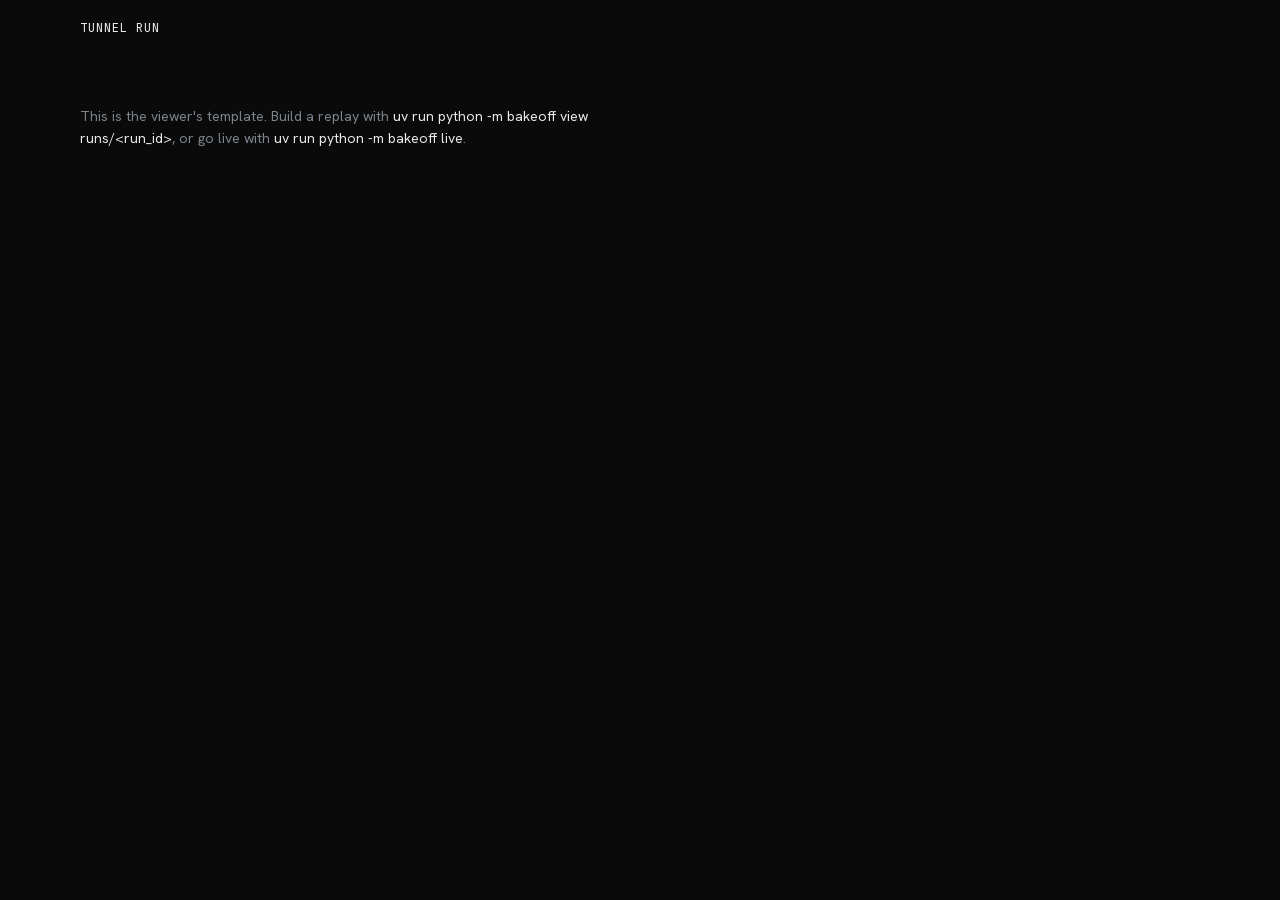
<file: viewer/index.html>
<!doctype html>
<html lang="en">
<head>
<meta charset="utf-8">
<meta name="viewport" content="width=device-width, initial-scale=1">
<title>Tunnel Run</title>
<link rel="stylesheet" href="viewer.css">
<link rel="stylesheet" href="bench.css">
<link rel="stylesheet" href="front.css">
<link rel="stylesheet" href="writeup.css">
</head>
<body>
<header class="top">
  <h1 class="label">Tunnel Run</h1>
  <p class="label" id="mode"></p>
</header>

<!-- Brain Runners, the front of `bakeoff live` (front.js): one screen at a time, the run screen being #app.
     A replay file never shows it. -->
<div id="front" hidden>
<section id="screen-home" class="screen home" aria-label="Brain Runners">
  <div class="rings" aria-hidden="true"><span></span><span></span><span></span><span class="slash"></span></div>
  <div class="home-top label"><span>Bakeoff live</span><span id="home-where"></span></div>
  <div class="home-middle">
    <div class="logo">
      <canvas id="brain" class="brain" aria-hidden="true"></canvas>
      <h1 class="shout"><span>BRAIN</span><span class="outline">RUNNERS</span></h1>
    </div>
    <div id="home-fighters" class="home-fighters"></div>
    <div class="menu">
      <button type="button" id="launch" class="launch"><span aria-hidden="true">&#9654;</span>LAUNCH</button>
      <button type="button" id="open-records" class="secondary">Records</button>
      <button type="button" id="open-charts" class="secondary">Charts</button>
      <button type="button" id="open-writeup" class="secondary">Writeup</button>
      <span class="label blink">Press enter</span>
    </div>
  </div>
  <div class="home-foot"><span>Jev, Claude Haiku and an untrained fruit-fly connectome run the same seeded tunnels.</span>
    <span class="label" id="home-game"></span></div>
</section>

<section id="screen-select" class="screen select" hidden aria-label="Choose your runners">
  <div class="screen-head"><button type="button" class="back label" data-back>&lsaquo; Home</button>
    <h2 class="shout">CHOOSE YOUR RUNNERS</h2><span class="label bright" id="select-count"></span></div>
  <div id="portraits" class="portraits"></div>
  <div id="select-info" class="info"></div>
  <div class="banner-row">
    <button type="button" id="fight" class="banner" hidden><span class="shout">READY TO RUN</span><span class="label blink">Press enter</span></button>
    <div id="not-ready" class="banner-empty label">Pick at least one runner</div>
  </div>
  <div id="slots" class="slots"></div>
  <div class="keys label"><span>Click &middot; add runner</span><span>Dot or X / Y &middot; change skin</span><span>&larr; &rarr; &middot; move cursor</span><span>Enter &middot; run</span></div>
</section>

<section id="screen-track" class="screen track" hidden aria-label="Choose your track">
  <div class="screen-head"><button type="button" class="back label" data-back>&lsaquo; Runners</button>
    <h2 class="shout">CHOOSE YOUR TRACK</h2><span class="label bright" id="track-game"></span></div>
  <div class="track-body">
    <div class="track-main">
      <div class="panel seed-row">
        <div class="seed-what"><span class="label">Track</span><span class="muted small" id="seed-rule"></span></div>
        <button type="button" class="step" id="seed-prev" aria-label="Previous track">&lsaquo;</button>
        <output id="seed-shown" class="seed"></output>
        <button type="button" class="step" id="seed-next" aria-label="Next track">&rsaquo;</button>
        <button type="button" class="random" id="seed-random">Random</button>
      </div>
      <div class="panel preview-box">
        <div class="label row"><span id="preview-what"></span><span id="preview-gaps"></span></div>
        <div id="preview"></div>
      </div>
      <div class="practice">
        <div class="label row"><span>Practice tracks</span><span>Mark &middot; this lineup played it before</span></div>
        <div id="tiles" class="tiles"></div>
        <p class="muted small" id="ceiling"></p>
      </div>
    </div>
    <div class="track-side">
      <div class="panel lineup">
        <span class="label">The lineup</span>
        <div id="lineup"></div>
        <div class="total"><div class="row"><span class="label">At worst</span><span id="total" class="usd"></span></div>
          <p class="muted small" id="cap"></p></div>
      </div>
      <p class="warn small" id="run-why" hidden></p>
      <button type="button" id="run" class="banner run"><span class="shout" id="run-label">RUN</span><span class="label blink" id="run-sub">Enter</span></button>
    </div>
  </div>
</section>

<section id="screen-results" class="screen results" hidden aria-label="Results">
  <div class="screen-head"><span class="label" id="results-left"></span><h2 class="shout big">RESULTS</h2>
    <span class="label bright" id="results-right"></span></div>
  <p class="warn" id="results-why" hidden></p>
  <div id="cards" class="cards"></div>
  <div class="panel numbers-box">
    <div class="numbers-head"><span class="label" id="numbers-title"></span><span class="warn small grow" id="results-warning"></span>
      <button type="button" id="more" class="toggle" aria-expanded="false"></button></div>
    <div id="numbers"></div>
    <div id="failures"></div>
    <p class="muted small" id="results-note" hidden></p>
  </div>
  <div class="results-actions">
    <button type="button" id="again" class="launch small-launch"><span aria-hidden="true">&#9654;</span>Run again</button>
    <button type="button" id="new-track" class="plain">New track</button>
    <button type="button" id="to-fighters" class="plain">Runners</button>
    <button type="button" id="watch-replay" class="plain">Watch the replay</button>
    <button type="button" id="results-records" class="plain">Records</button>
    <button type="button" id="results-home" class="plain">Home</button>
  </div>
  <p class="warn small" id="results-refusal" hidden></p>
</section>

<section id="screen-records" class="screen records" hidden aria-label="Records">
  <div class="screen-head"><button type="button" class="back label" data-back id="records-back">&lsaquo; Home</button>
    <h2 class="shout big">RECORDS</h2><button type="button" id="ours-toggle" class="toggle" aria-expanded="false">What is ours</button></div>
  <p class="warn" id="records-why" hidden></p>
  <div class="panel runs-box">
    <div class="row"><span class="label">Past runs &middot; newest first</span><button type="button" id="all-runs" class="toggle"></button></div>
    <div id="past" class="past-list"></div>
  </div>
  <div id="ours-panel" class="ours-panel" hidden>
    <span class="label">What is ours, not theirs</span>
    <p>Every question Jev, Haiku and GLM Flash are asked, and the code rule that turns their answers into a move, are ours: a skin is a question set plus its rule.</p>
    <p>The flies are untrained and use only their innate wiring. How gaps become input to their eyes, which neurons we read as a turn or a jump, and the thresholds are ours, fixed on practice tracks and frozen.</p>
    <p>Prices are our estimates per request; Jev is not billed per request.</p>
    <div id="ours-slot"></div>
    <button type="button" id="ours-close" class="toggle">Close</button>
  </div>
</section>

<section id="screen-charts" class="screen records charts" hidden aria-label="Charts">
  <div class="screen-head"><button type="button" class="back label" data-back>&lsaquo; Home</button>
    <h2 class="shout big">CHARTS</h2><span class="label" id="charts-scope"></span></div>
  <p class="warn" id="charts-why" hidden></p>
  <div class="records-top">
    <div class="panel board-box">
      <div class="row"><span class="label" id="board-title"></span><span class="muted small">mean rows &middot; bar is the 95% interval</span></div>
      <div id="leaderboard" class="board"></div>
      <div id="board-notes" class="board-notes"></div>
    </div>
    <div class="panel pair-box">
      <span class="label">Head to head</span>
      <div id="chips" class="chips"></div>
      <p class="muted small">Or pick two rows of the leaderboard.</p>
      <div id="pair" class="pair"></div>
    </div>
  </div>
  <div class="panel charts-box" id="charts-bench"></div>
</section>
<section id="screen-writeup" class="screen writeup-screen" hidden aria-label="Writeup">
  <div class="screen-head"><button type="button" class="back label" data-back>&lsaquo; Home</button>
    <h2 class="shout big">WRITEUP</h2><span class="label warn" id="writeup-draft" hidden>Draft &middot; Claude's, to be rewritten</span></div>
  <p class="warn" id="writeup-why" hidden></p>
  <div class="tabs writeup-tabs" id="writeup-tabs" role="tablist" aria-label="The writeup" hidden>
    <button type="button" class="label" role="tab" id="writeup-tab-competitors" data-writeup-tab="competitors" aria-selected="true">Background</button>
    <button type="button" class="label" role="tab" id="writeup-tab-results" data-writeup-tab="results" aria-selected="false" tabindex="-1">Results</button>
  </div>
  <p class="muted small" id="writeup-scope"></p>
  <div id="writeup-numbers-why"></div>
  <div id="writeup-body" class="panel writeup-body"></div>
  <p class="muted small" id="writeup-source"></p>
</section>
</div>

<main id="app" hidden>
<div class="tabs" role="tablist" aria-label="The run and the analysis">
  <button type="button" class="label" role="tab" id="tab-run" data-tab="run" aria-controls="panel-run" aria-selected="true">Run</button>
  <button type="button" class="label" role="tab" id="tab-analysis" data-tab="analysis" aria-controls="panel-analysis" aria-selected="false" tabindex="-1">Analysis</button>
</div>

<div id="panel-run" role="tabpanel" aria-labelledby="tab-run">
  <div id="run-bar" class="run-bar" hidden>
    <button type="button" id="run-home" class="label">&lsaquo; Home</button>
    <span class="label" id="run-what"></span>
    <span class="bad" id="run-error" hidden></span>
    <button type="button" id="run-cancel" class="label" hidden>Cancel the run</button>
    <button type="button" id="run-results" class="label" hidden>Results &#9654;</button>
  </div>
  <section id="player" aria-label="The run">
    <div id="tunnel">
      <canvas id="canvas" aria-label="Three runners in one tunnel. The same information is in the panels below."></canvas>
      <span class="label corner left" id="row-label"></span>
      <span class="label corner right" id="track-label"></span>
      <p class="label corner bottom" id="notice" hidden></p>
    </div>
    <div id="strip"></div>
    <p class="note"><span id="sight"></span> The blue marks the mind in focus and the tiles it was shown; elsewhere it is a skin's own colour, where the user chose blue.
      Everyone is on the same row at the same time: a jump covers two rows, so it takes two ticks.</p>
  </section>

  <section id="players" aria-label="Players">
    <h2 class="label">Players</h2>

    <div id="picker">
      <h3 class="label row-label" id="in-tunnel">Who is in the tunnel</h3>
      <div id="picks-replay" role="group" aria-labelledby="in-tunnel"></div>
      <p class="note" id="picker-hint"></p>
    </div>
  </section>
</div>

<div id="panel-analysis" role="tabpanel" aria-labelledby="tab-analysis" hidden>
  <section aria-label="Levels">
    <h2 class="label">Levels</h2>
    <div class="scroll"><table id="matrix"></table></div>
    <p class="note">Rows survived on each track. Pick a track to watch it; who is in the tunnel is chosen on the Run tab.
      ✓ reached the finish line · … the run was stopped, which is not a death · a number after a slash is the
      length of a shorter run.</p>
  </section>

  <section id="board" aria-label="Scoreboard">
    <h2 class="label">Scoreboard</h2>
    <p id="fairness" class="warn" hidden>The rows of this table do not all average the same tracks, so their averages are
      not a fair comparison. Compare the players track by track in the table above.</p>
    <div class="scroll"><table id="scoreboard"></table></div>
    <p class="note">The columns of <code>python -m bakeoff report</code>. Only complete runs count; a run that was stopped
      is listed as incomplete, not as a death.</p>
  </section>

  <section id="honesty" aria-label="What is the fly's and what is ours">
    <h2 class="label">What is the fly's and what is ours</h2>
    <div class="prose">
      <p>The fly is the published whole-brain model of the adult <i>Drosophila</i> connectome (Shiu et al., Nature 2024;
        FlyWire v783, 138,639 neurons), untrained, with default parameters. Gaps stimulate the looming detectors of
        each eye (LPLC2 and LC4); the steering neurons DNa01 and DNb01 are read as left and right, the Giant Fiber
        (DNp01) as jump. The wiring is the fly's. These numbers are ours:</p>
      <ul id="ours"></ul>
      <div id="honesty-fly2" hidden>
        <p>fly2 is the same model with the same wiring, given a richer input and read by walking-steering neurons
          as well as the Giant Fiber. The wiring, the model and the neurons are the fly's; which cells each channel
          drives, which neurons make the turn, the rule and the numbers are ours:</p>
        <ul id="ours-fly2"></ul>
      </div>
      <p>Known weaknesses:</p>
      <ul>
        <li>The fly does not plan. It flees gaps by reflex and may dodge into another gap.</li>
        <li>fly's input is crude: a whole eye is stimulated at one rate. Stimulating part of the visual field was not tested.</li>
        <li>On equal input to both eyes its deciding read-out leans right (0 to +20 Hz, never negative; the model's
          left eye has 162 looming cells, its right eye 152). With our turn threshold (listed above) that lean decides
          moves: a gap straight ahead that does not trigger a jump usually becomes a step to the right. The lean is the
          fly's, the threshold that exposes it is ours.</li>
        <li>The wiring also has a mild left bias in DNa02, which fly logs but never decides on (fly2's M1 and M3
          read-outs do use it).</li>
        <li>The model has no spontaneous activity and no memory between decisions; trial-to-trial spread comes only
          from input noise.</li>
        <li>That DNa01, DNa02 and DNb01 turn the fly towards their own side comes from published steering studies,
          not from anything verified in this project.</li>
        <li>Giant Fiber rates of 100 to 200 Hz are not realistic (a real one fires about once per escape); the rate
          is used as a graded signal.</li>
      </ul>
      <p>Jev and the LLM. The Jev in this player is <code>jev_step1</code>: each row it is asked four yes/no questions in one
        request, one per action ("would <code>left</code> land the runner on a gap, that is, does
        <code>ahead[0].gaps_relative</code> contain -1?"), and code picks the action it thinks least likely to land on a
        gap, ties in the order stay, left, right, jump. TypeSafe runs the questions of one request in parallel and
        they cannot see one another's answers, so the four answers are four separate judgments and the only thing
        that combines them is our code. The wording of those questions and that rule are ours, not
        TypeSafe's, and the rule looks one step ahead only; it does not plan. We built it after measuring
        <code>jev_plain</code>, which answers a single broad question ("which action?"): on the dangerous rows of practice track 1000 its
        choice landed on a gap about as often as always staying would have, while its narrow yes/no answers were almost
        always right. <code>jev_plain</code> is still in the level table for comparison; its request also carries two yes/no
        questions for calibration, which for the same reason are not a scaffold for its move. The LLM answers one question per
        row and is told the rules in the same words as <code>jev_plain</code>; what each was asked is under every panel.</p>
      <p>The figures are ours too: a fruit fly, a visor whose slit shows how sure Jev is that its move is safe, an
        orange critter for Claude Haiku, an ox for GLM Flash and a boxy robot for the yardsticks, each our own drawing and
        nobody's official artwork; a skin that gives no such number shows no gauge (its slit is the visor's own colour, or
        the Map skin's blue). A skin's colours are ours as well.</p>
    </div>
  </section>

  <section id="benchmark" aria-label="Benchmark">
    <h2 class="label">Benchmark</h2>
    <p class="note" id="bench-why" hidden></p>
    <div id="bench"></div>
  </section>

  <section aria-label="Runs">
    <h2 class="label">Runs</h2>
    <p class="note" id="runs"></p>
  </section>
</div>
</main>

<p id="empty" class="note">This is the viewer's template. Build a replay with
  <code>uv run python -m bakeoff view runs/&lt;run_id&gt;</code>, or go live with <code>uv run python -m bakeoff live</code>.</p>

<nav id="transport" aria-label="Transport" hidden>
  <button id="play" type="button" class="label">Play</button>
  <button id="back" type="button" class="label" aria-label="Back one row">&lsaquo;</button>
  <button id="forward" type="button" class="label" aria-label="Forward one row">&rsaquo;</button>
  <div id="speeds" role="group" aria-label="Rows a second">
    <button type="button" class="label" data-speed="1">1</button>
    <button type="button" class="label" data-speed="3" aria-pressed="true">3</button>
    <button type="button" class="label" data-speed="8">8</button>
    <button type="button" class="label" data-speed="20">20</button>
  </div>
  <input id="scrub" type="range" min="0" max="1" step="0.01" value="0" aria-label="Position on the track">
  <button id="live" type="button" class="label" aria-pressed="true" hidden>Live</button>
  <output id="clock" class="label"></output>
  <button id="auto" type="button" class="label" aria-pressed="true" title="Let the focus cut to whoever faces a gap">Auto</button>
</nav>

<script type="application/json" id="replay-data">null</script>
<script type="application/json" id="bench-data">null</script>
<script type="application/json" id="roster-data">null</script>
<script src="timeline.js"></script>
<script src="tunnel.js"></script>
<script src="sprites.js"></script>
<script src="roster.js"></script>
<script src="stage.js"></script>
<script src="minds.js"></script>
<script src="log.js"></script>
<script src="picker.js"></script>
<script src="tabs.js"></script>
<script src="feed.js"></script>
<script src="lobby.js"></script>
<script src="bench.js"></script>
<script src="bench_view.js"></script>
<script src="screens.js"></script>
<script src="select.js"></script>
<script src="trackpick.js"></script>
<script src="results.js"></script>
<script src="records.js"></script>
<script src="writeup.js"></script>
<script src="writeup_figs.js"></script>
<script src="front.js"></script>
<script src="app.js"></script>
</body>
</html>
</file>
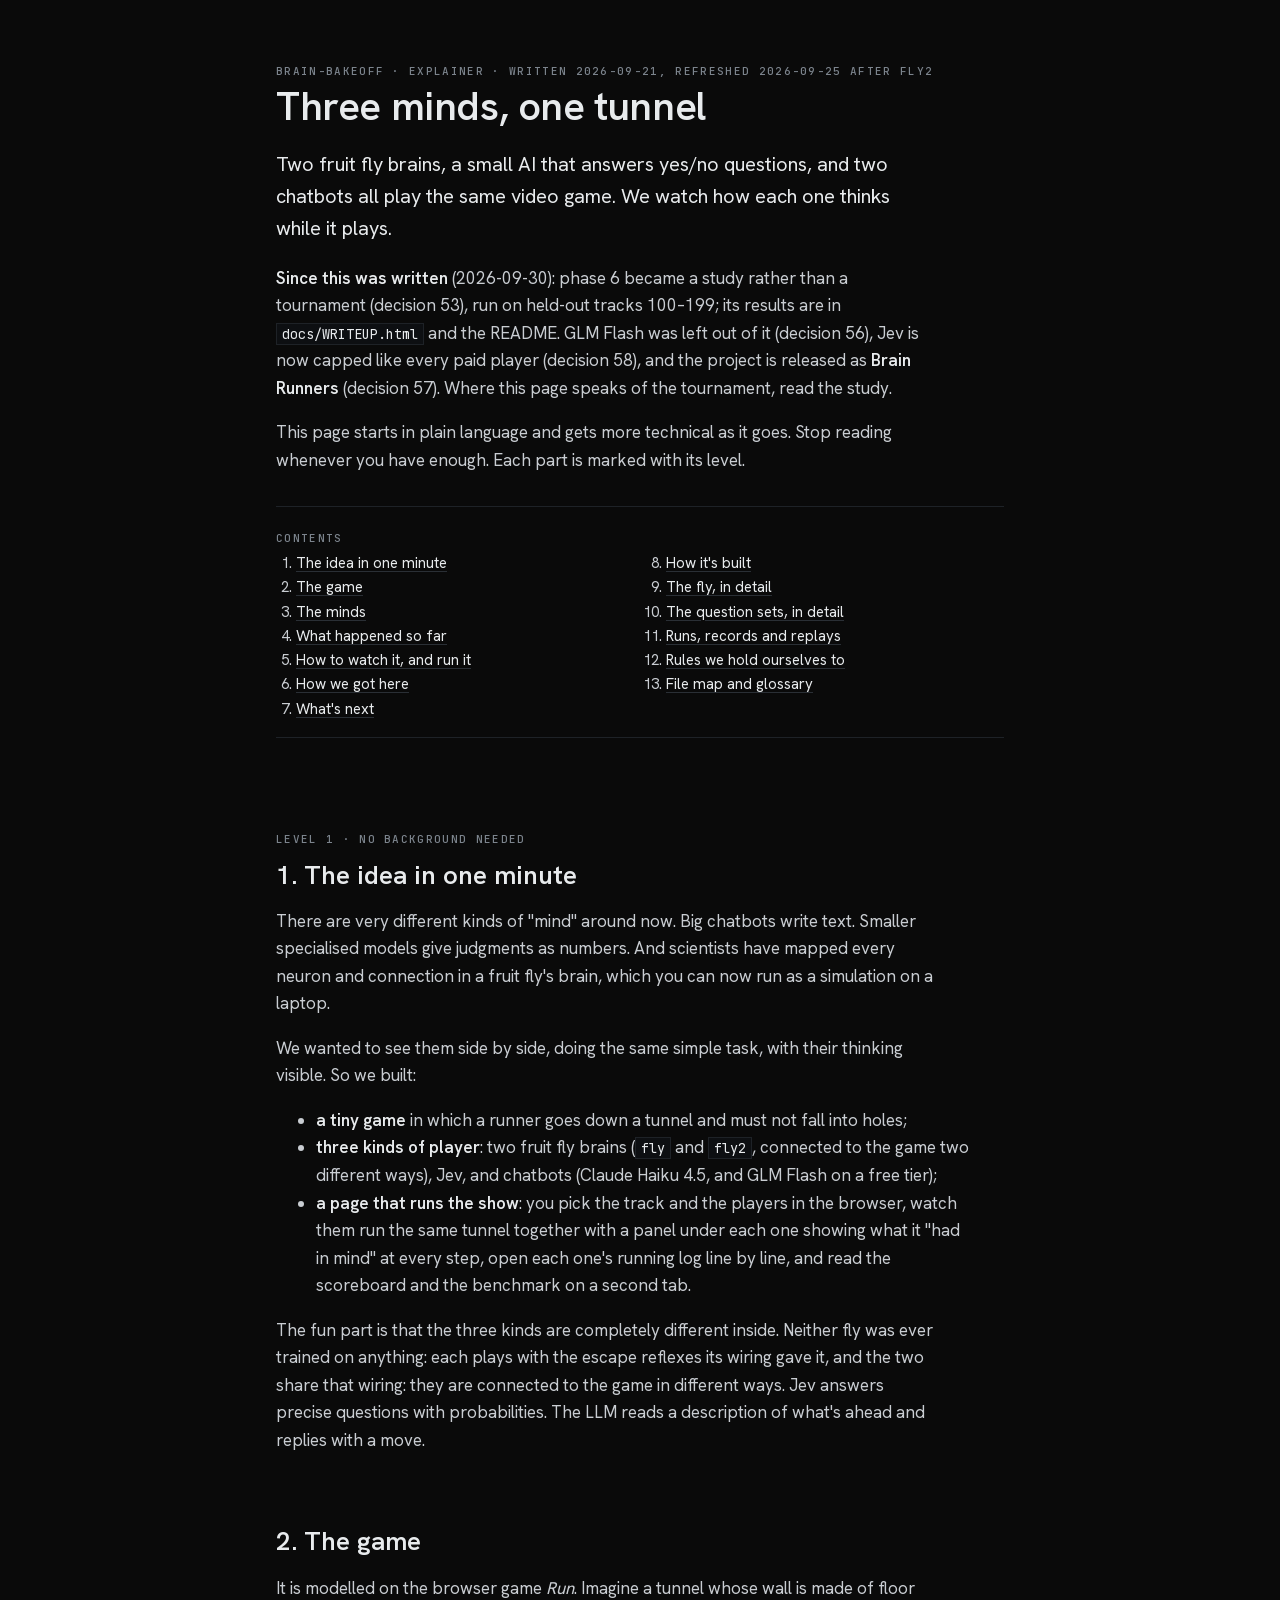
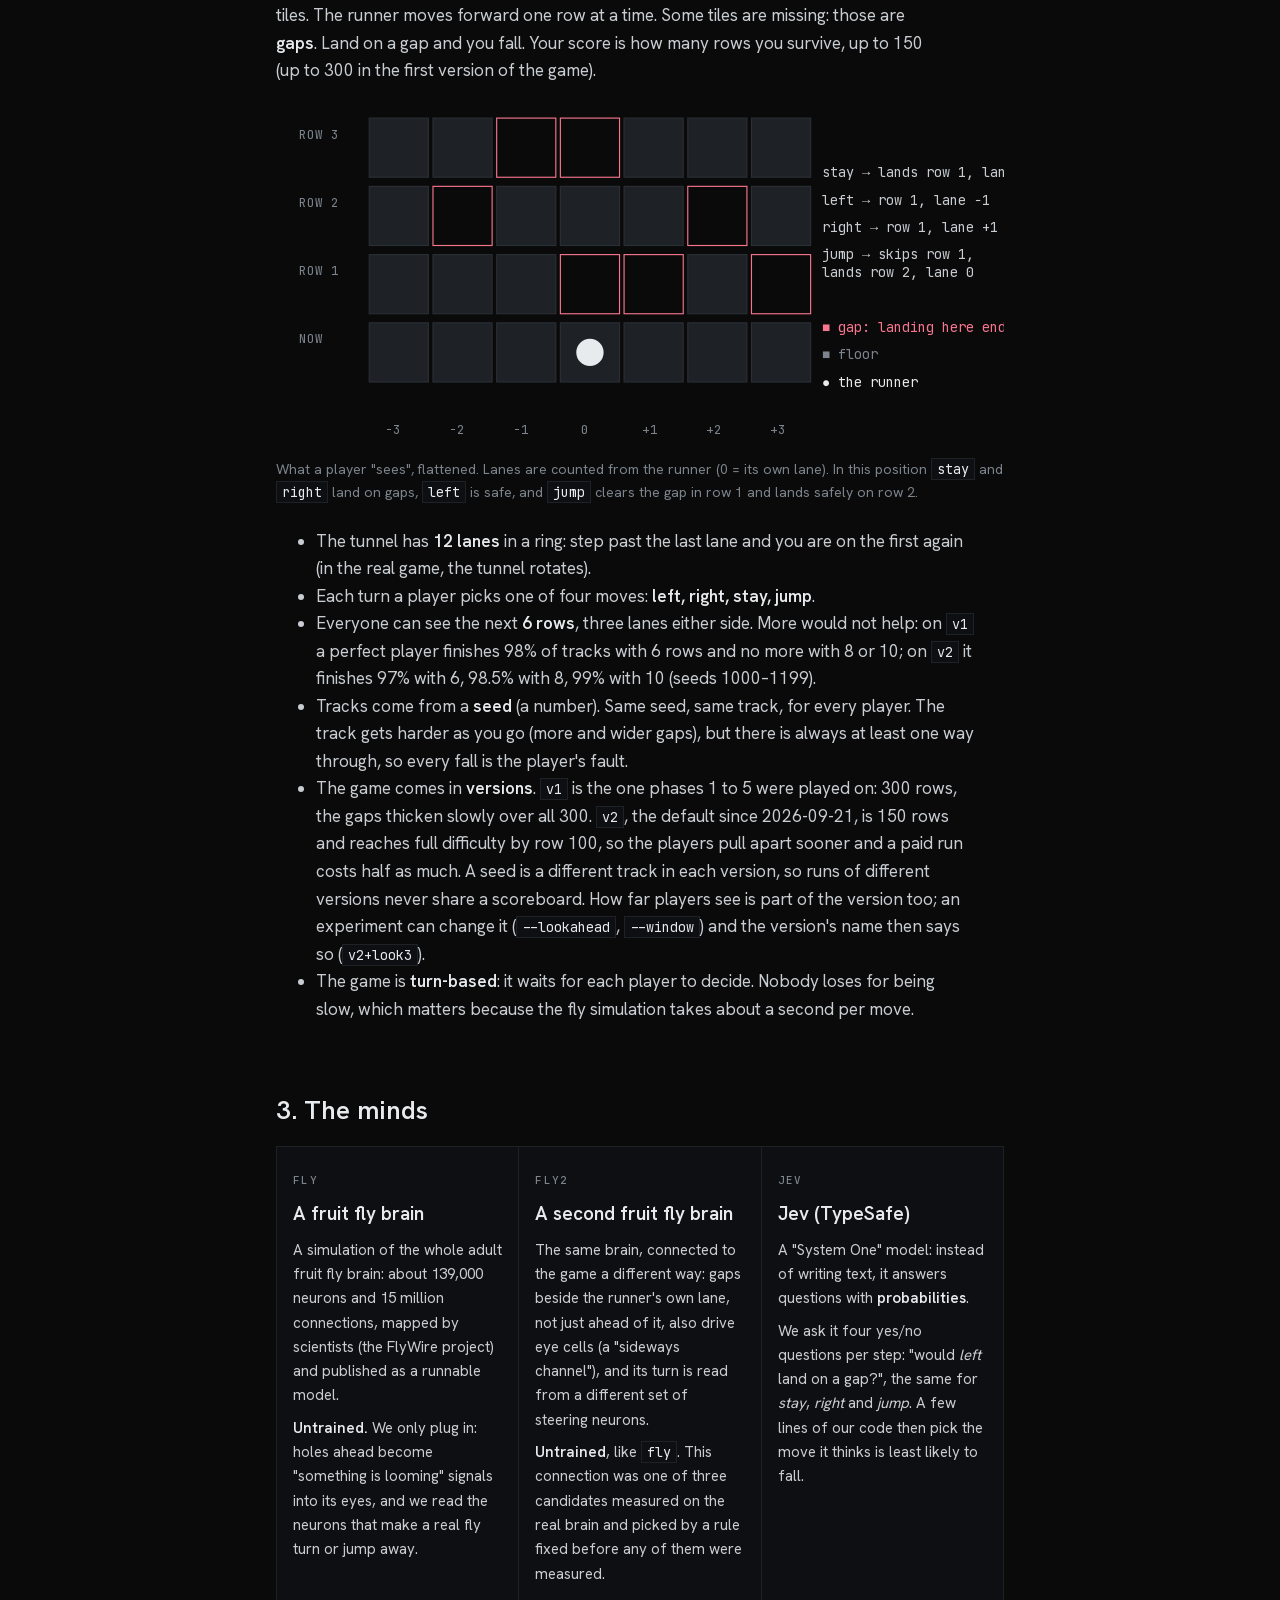
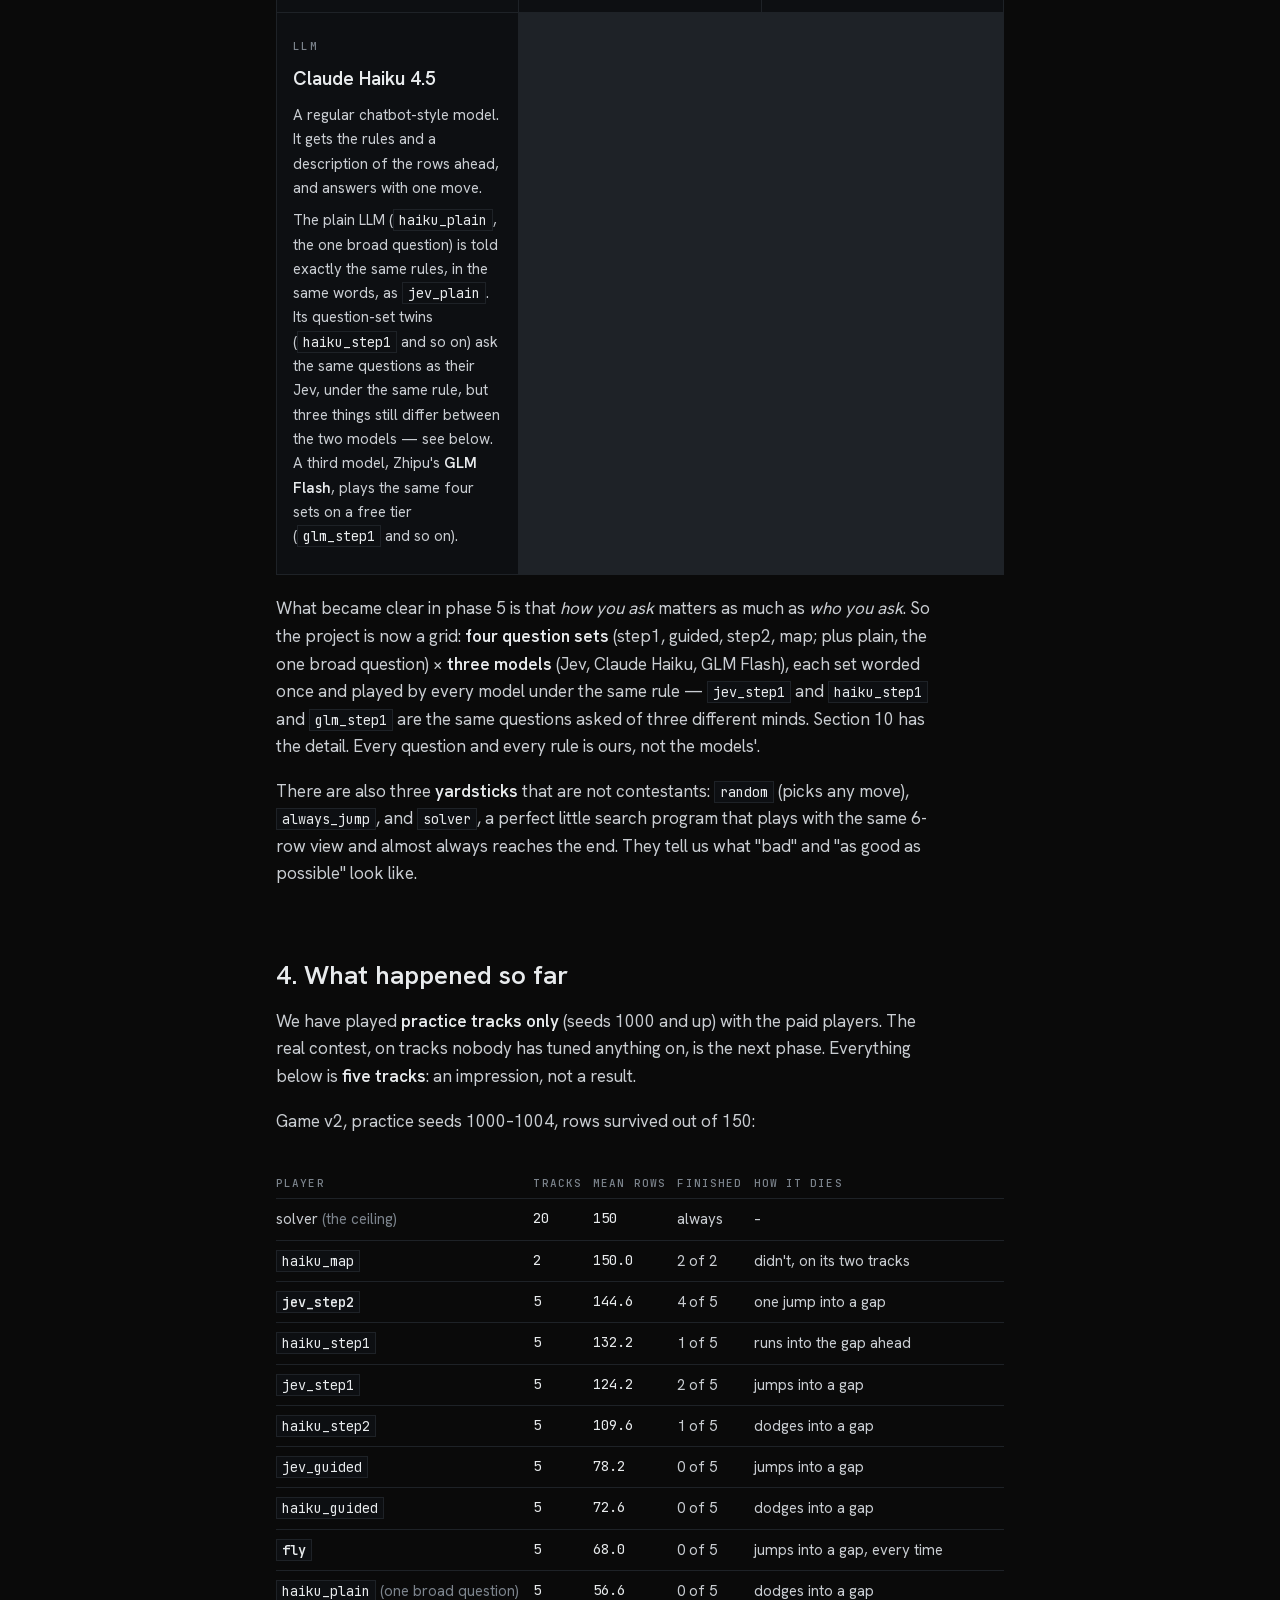
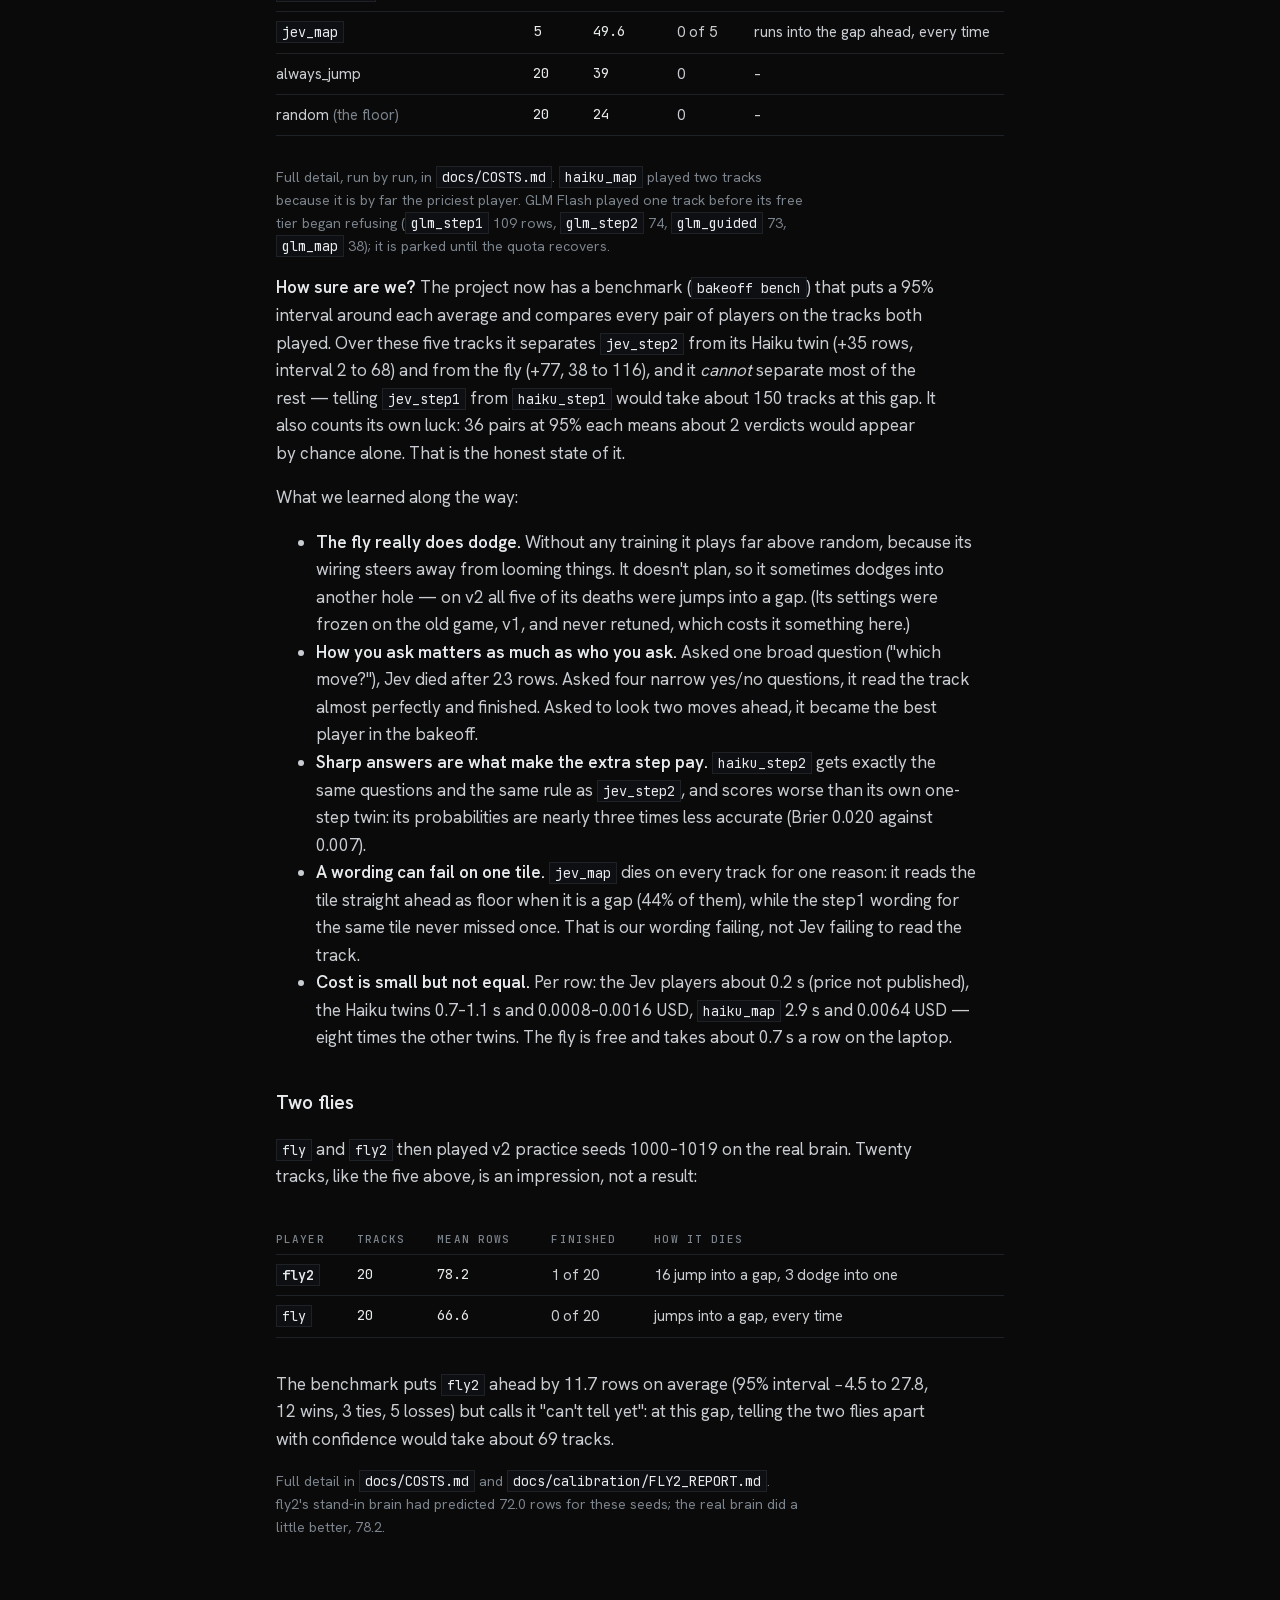
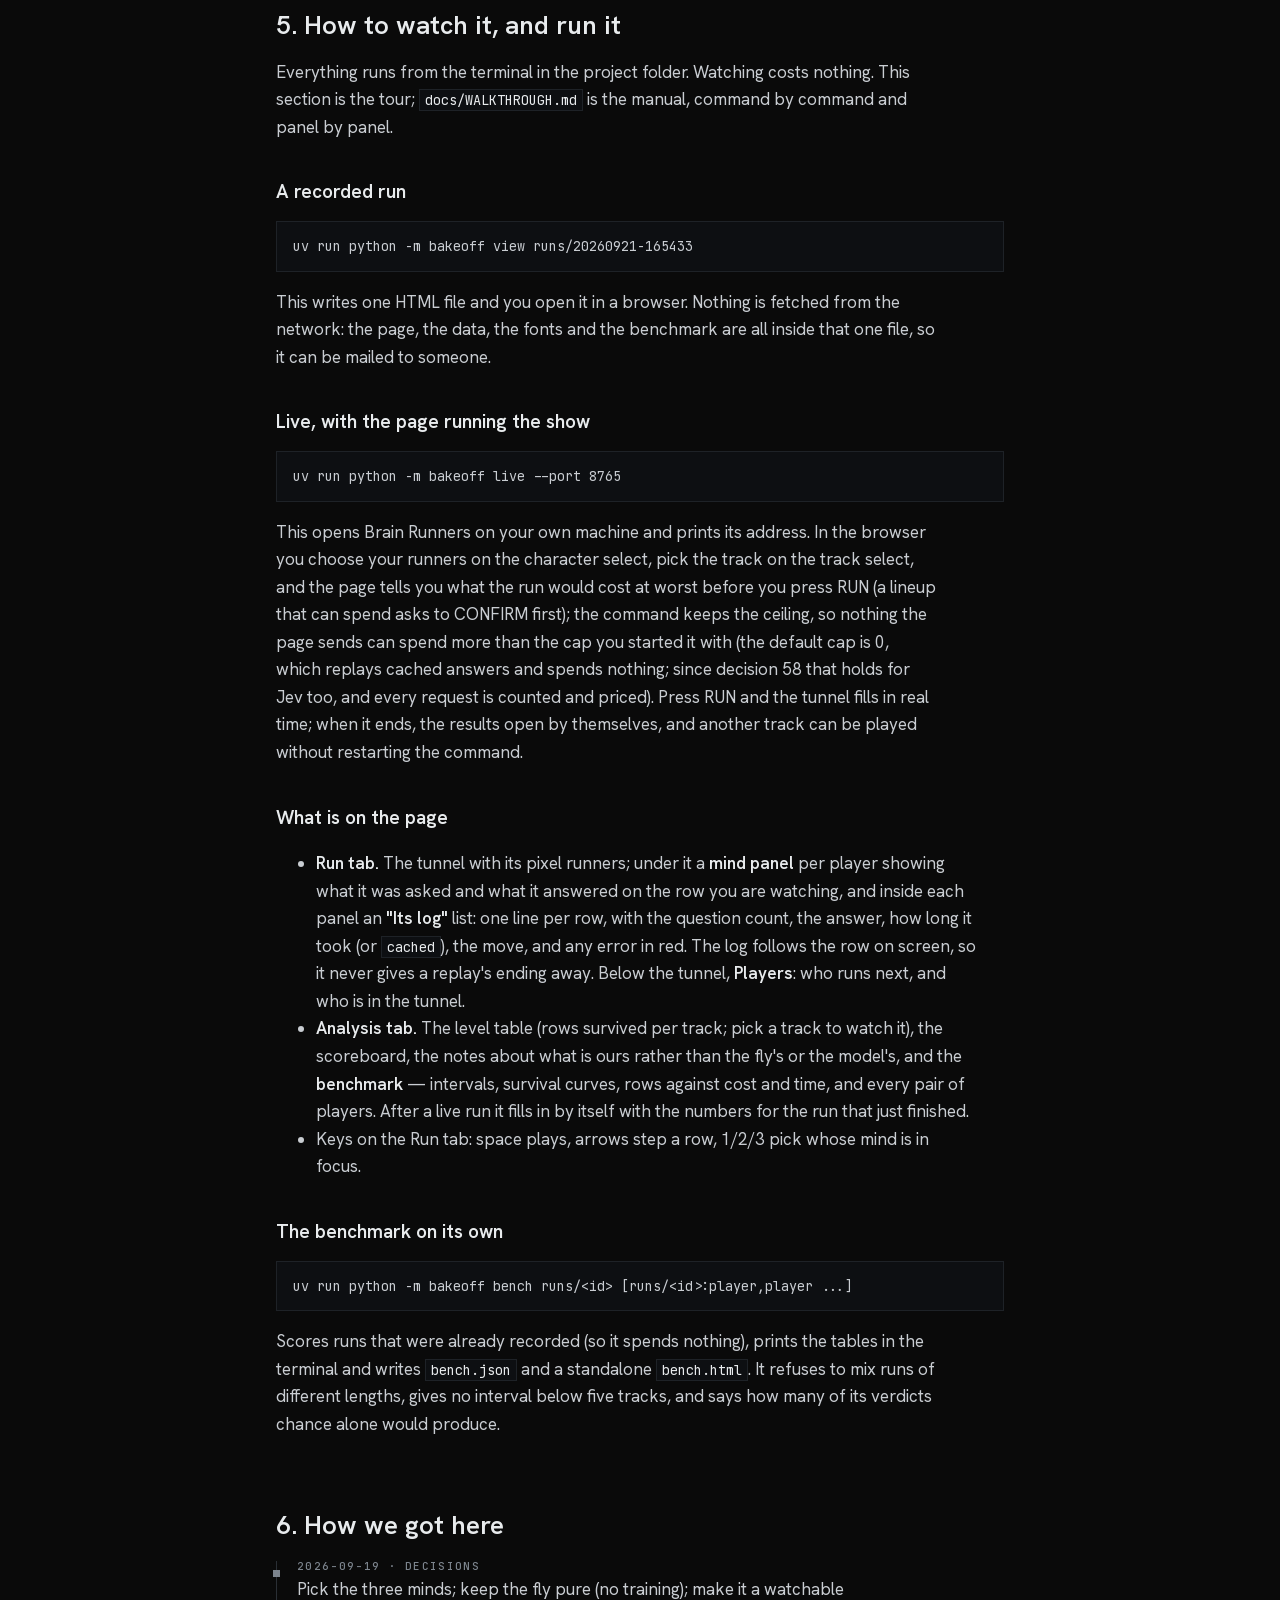
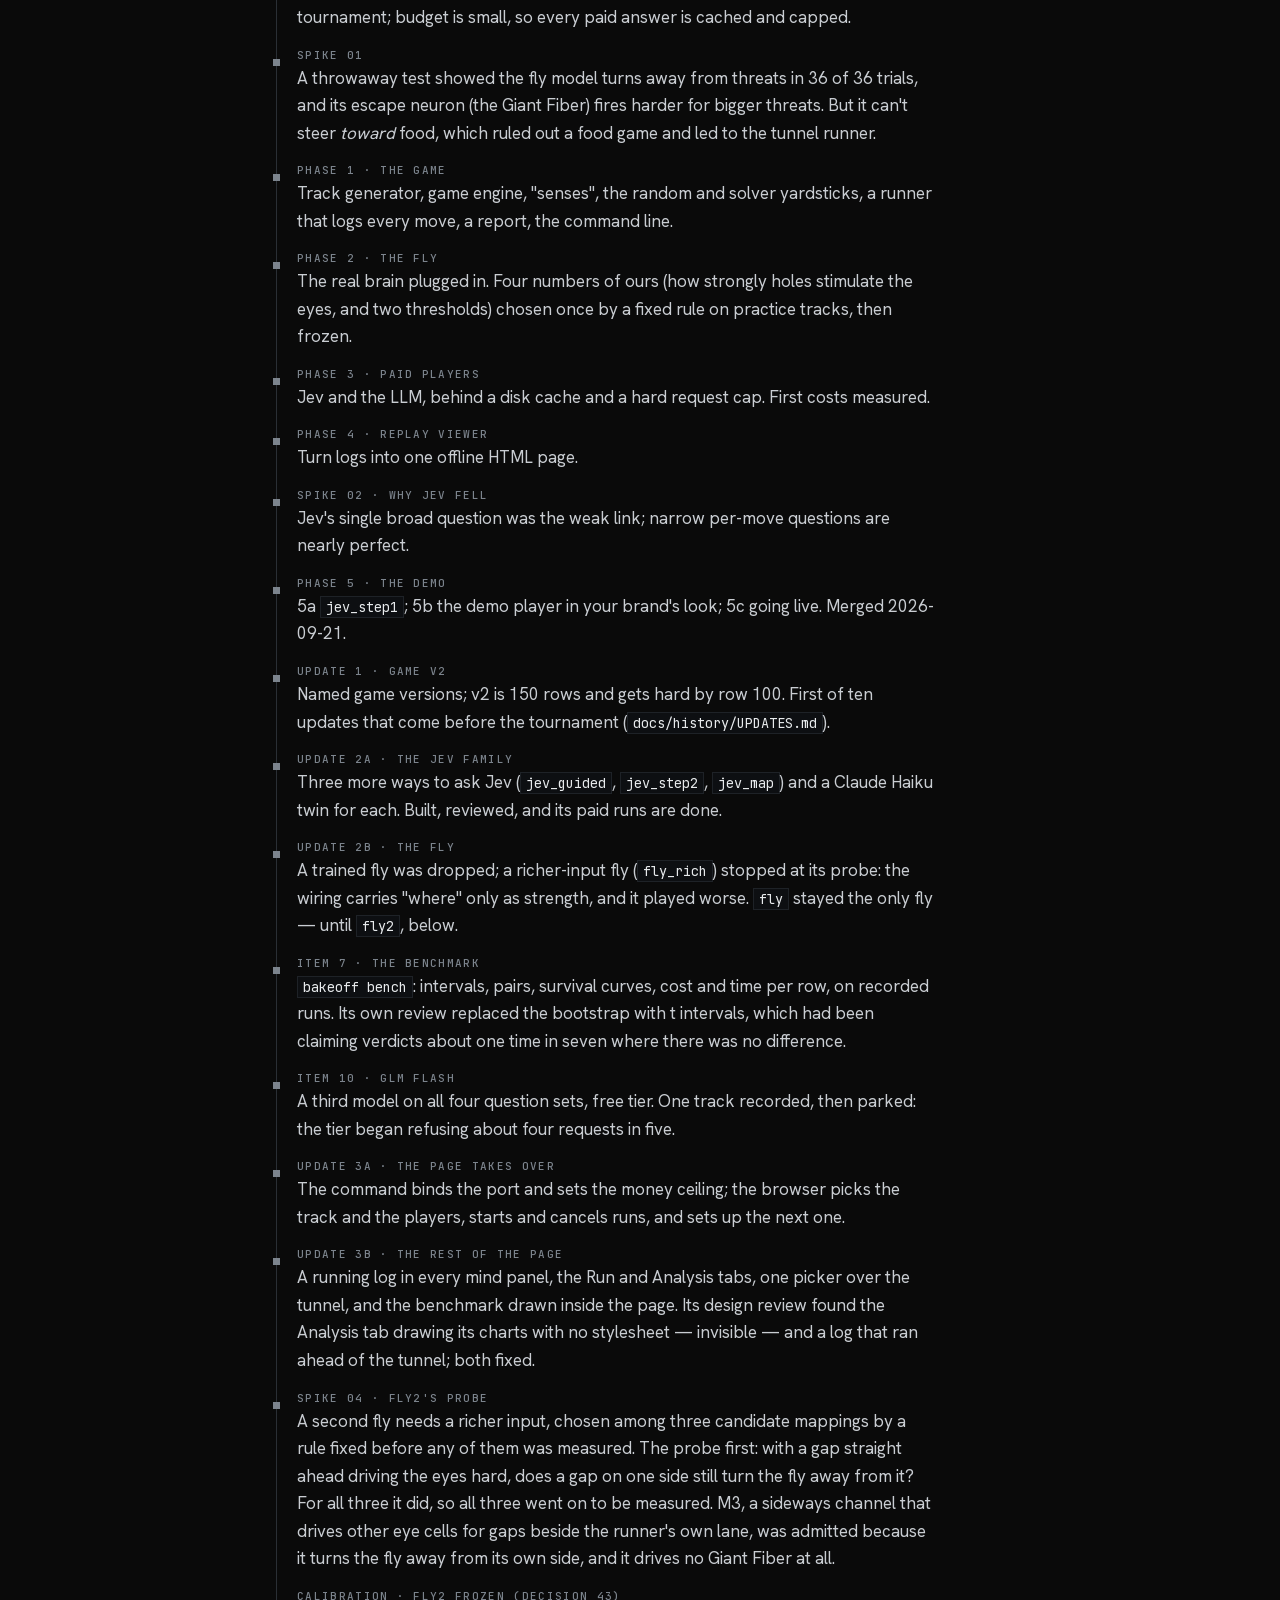
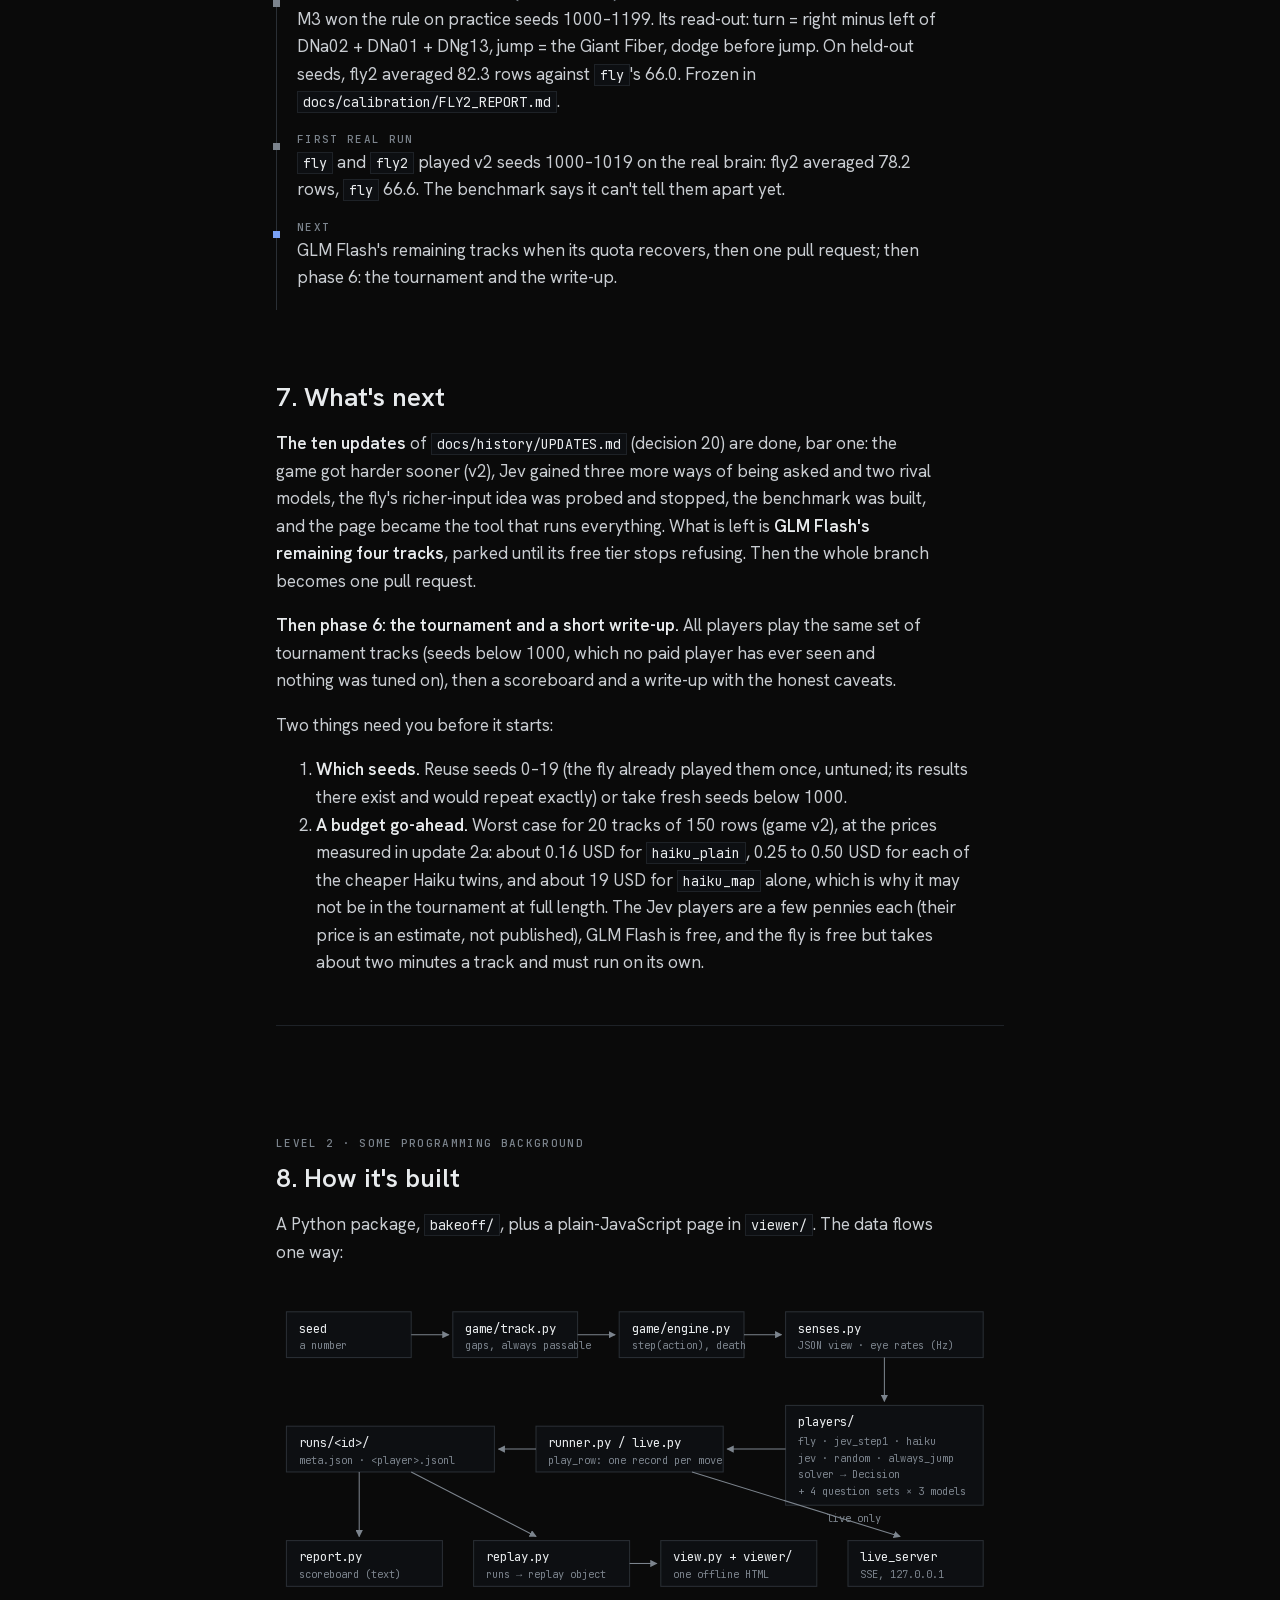
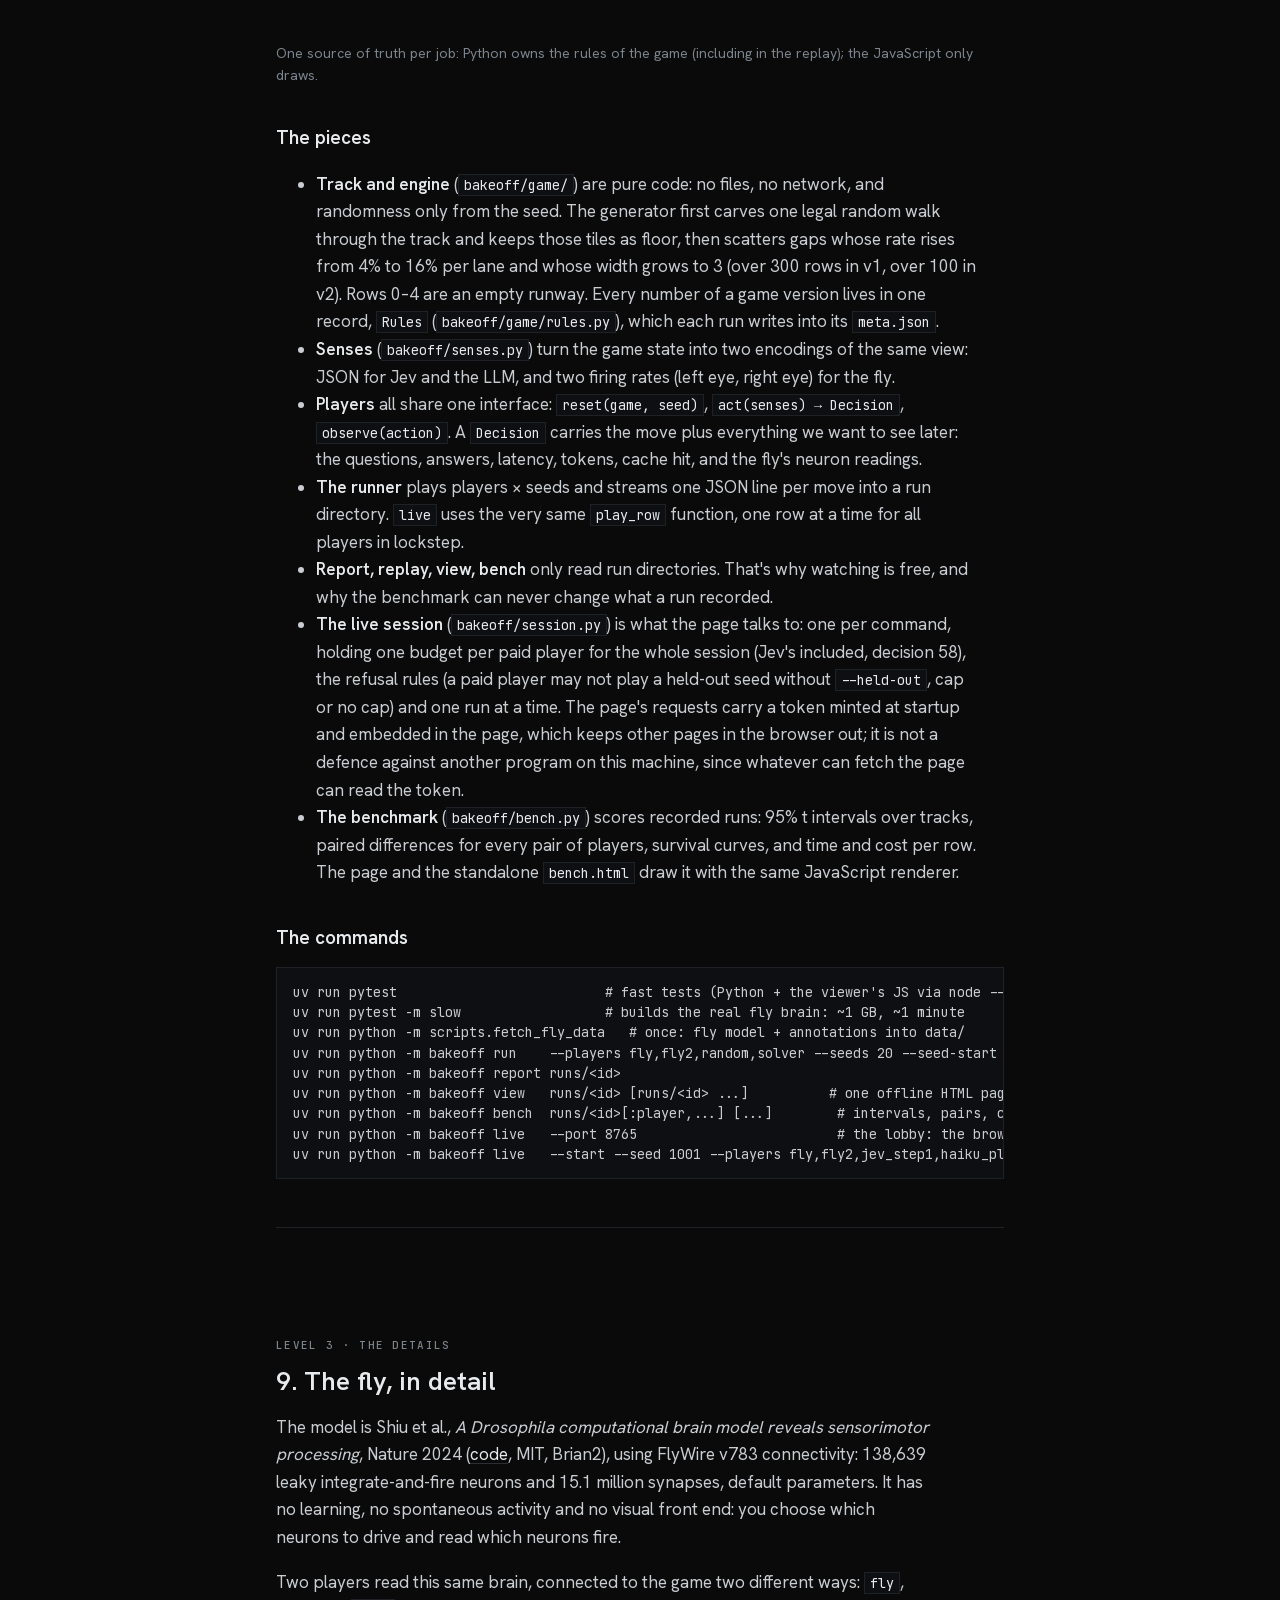
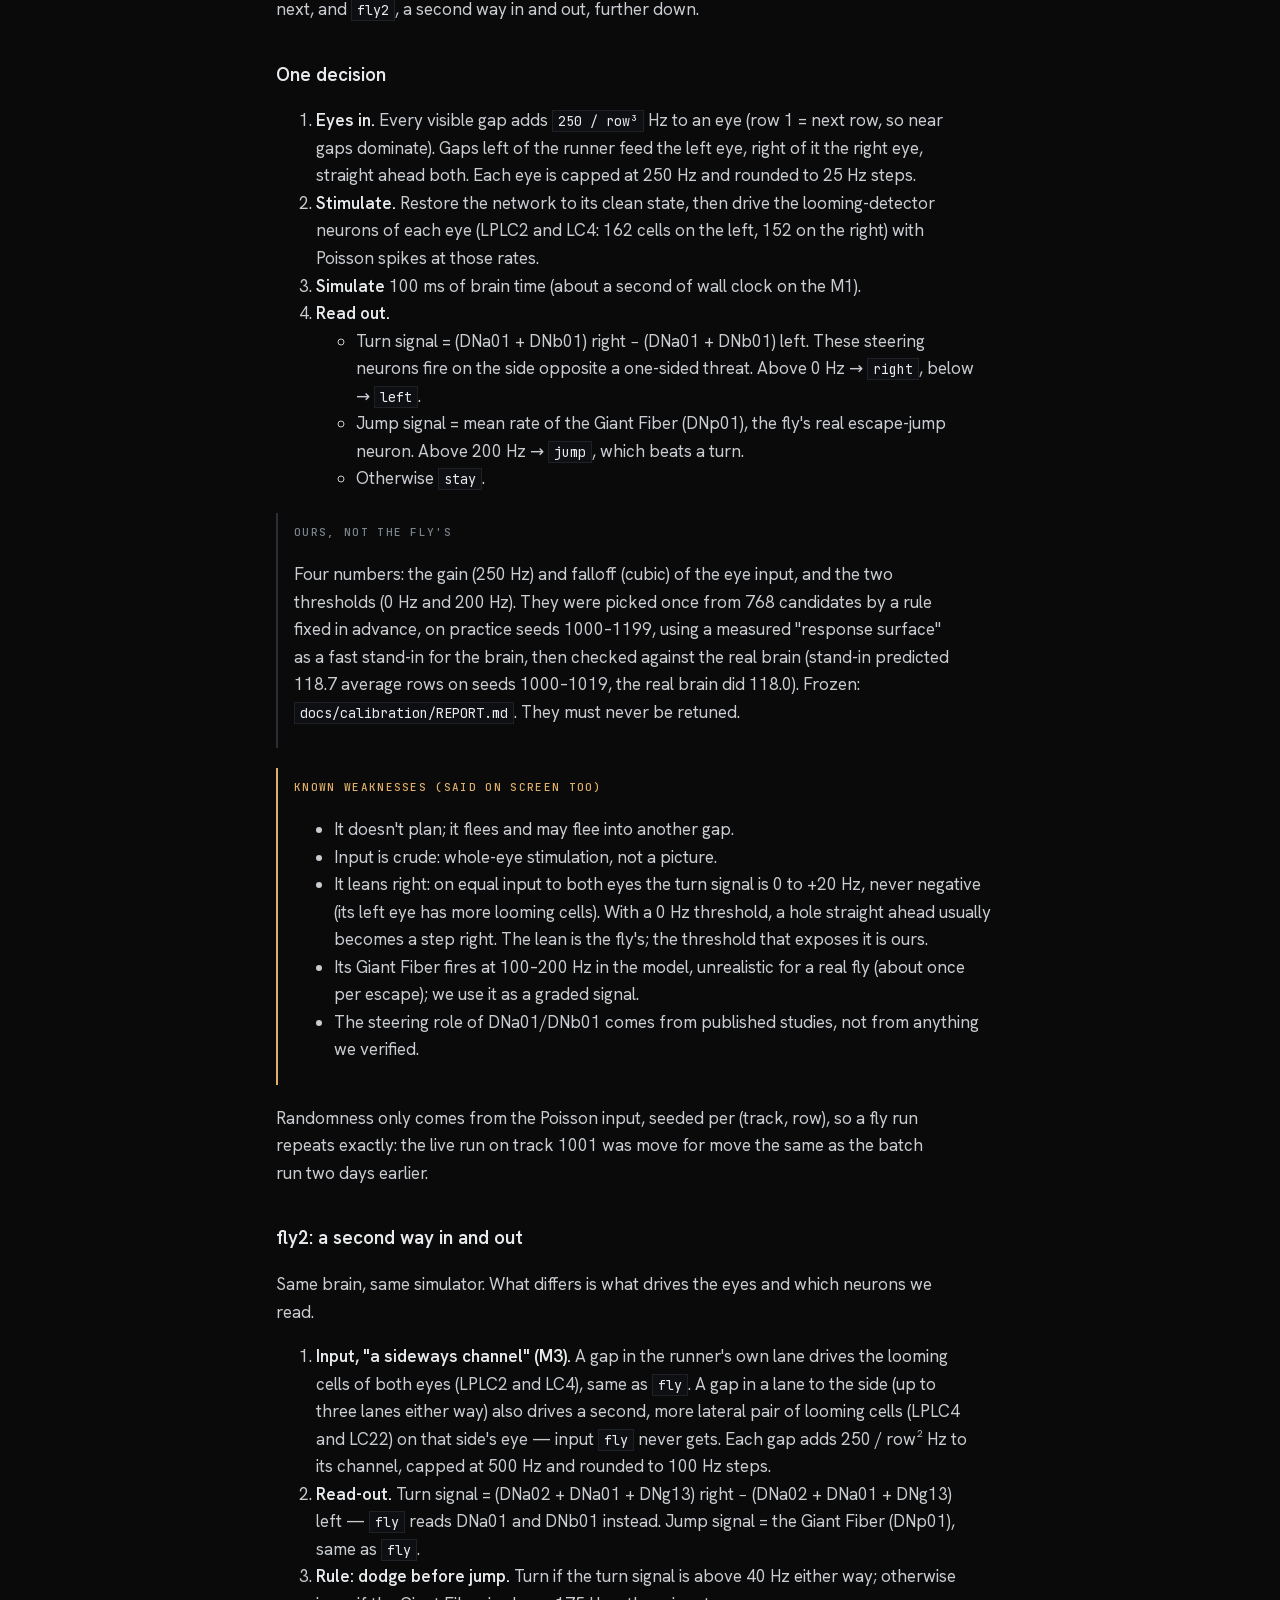
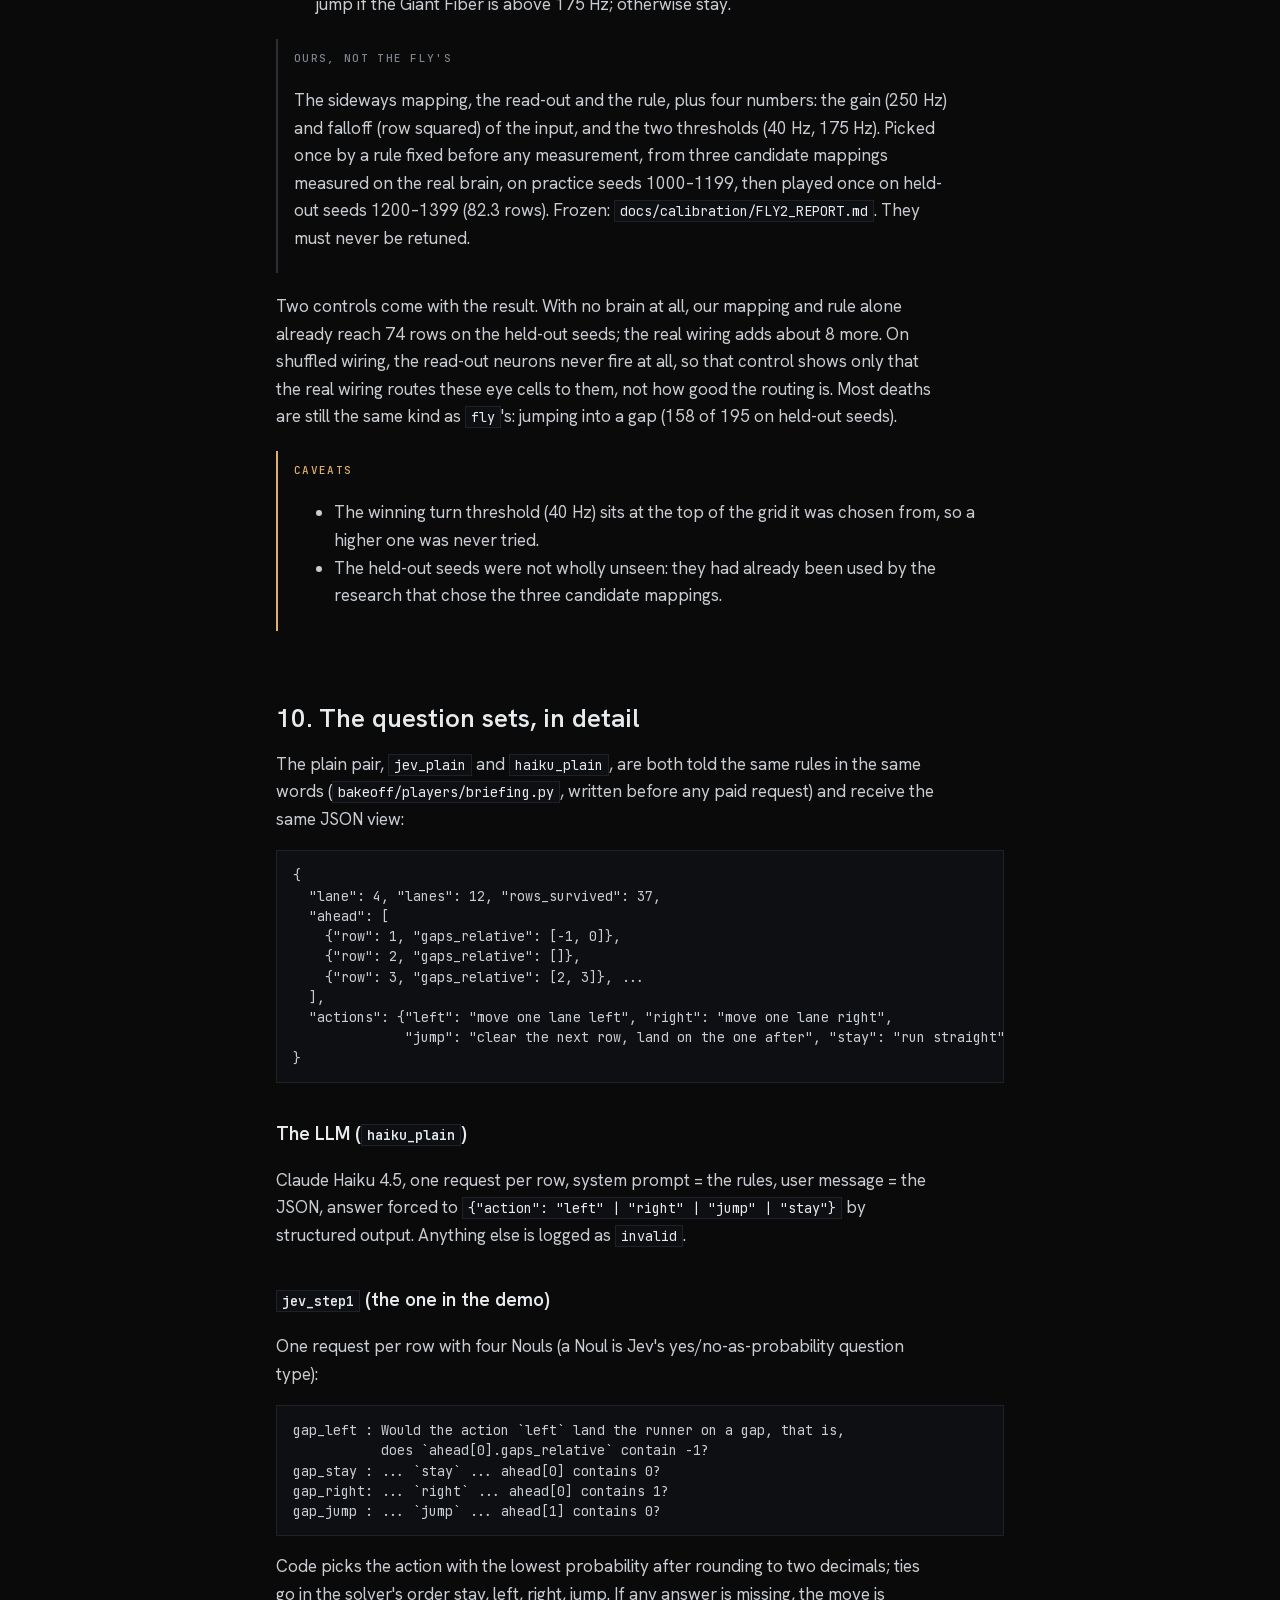
<file: docs/EXPLAINER.html>
<!doctype html>
<html lang="en">
<head>
<meta charset="utf-8">
<meta name="viewport" content="width=device-width, initial-scale=1">
<title>brain-bakeoff explained</title>
<style>
  /* Fonts come from the repo (open this file from docs/); the system fonts stand in otherwise. */
  @font-face { font-family: "Hanken Grotesk"; src: url("../viewer/fonts/HankenGrotesk-latin.woff2") format("woff2"); font-weight: 100 900; }
  @font-face { font-family: "JetBrains Mono"; src: url("../viewer/fonts/JetBrainsMono-latin.woff2") format("woff2"); font-weight: 100 800; }
  :root {
    --void: #0A0A0A; --panel: #0D0F12; --hairline: #1E2227; --line-strong: #2A2F35;
    --muted: #7C848D; --text: #C9CDD2; --bright: #E8EBED; --accent: #7AA2F7;
    --good: #9ECE6A; --warn: #E0AF68; --bad: #F7768E;
    --sans: "Hanken Grotesk", system-ui, -apple-system, sans-serif;
    --mono: "JetBrains Mono", ui-monospace, Menlo, monospace;
  }
  * { box-sizing: border-box; }
  html { background: var(--void); }
  body { margin: 0; background: var(--void); color: var(--text); font: 17px/1.62 var(--sans); }
  main { max-width: 760px; margin: 0 auto; padding: 56px 16px 120px; }
  h1 { color: var(--bright); font-size: 40px; line-height: 1.1; font-weight: 600; margin: 0 0 12px; letter-spacing: -0.01em; }
  h2 { color: var(--bright); font-size: 26px; font-weight: 600; margin: 72px 0 8px; line-height: 1.2; }
  h3 { color: var(--bright); font-size: 19px; font-weight: 600; margin: 36px 0 6px; }
  p, li { max-width: 66ch; }
  a { color: var(--bright); text-decoration-color: var(--line-strong); text-underline-offset: 3px; }
  strong { color: var(--bright); font-weight: 600; }
  .label { font: 500 11px/1 var(--mono); letter-spacing: 0.12em; text-transform: uppercase; color: var(--muted); }
  .level { display: inline-block; margin-top: 64px; }
  .level + h2 { margin-top: 8px; }
  .lede { font-size: 20px; color: var(--bright); max-width: 60ch; }
  code, pre { font-family: var(--mono); font-size: 13.5px; }
  code { color: var(--bright); background: var(--panel); border: 1px solid var(--hairline); padding: 1px 5px; }
  pre { background: var(--panel); border: 1px solid var(--hairline); padding: 14px 16px; overflow-x: auto; line-height: 1.5; color: var(--text); }
  pre code { background: none; border: 0; padding: 0; color: inherit; }
  hr { border: 0; border-top: 1px solid var(--hairline); margin: 48px 0; }
  table { width: 100%; border-collapse: collapse; margin: 16px 0; font-size: 15px; }
  th, td { text-align: left; padding: 8px 10px 8px 0; border-bottom: 1px solid var(--hairline); vertical-align: top; }
  th { font: 500 11px/1.3 var(--mono); letter-spacing: 0.1em; text-transform: uppercase; color: var(--muted); }
  td.n { font-family: var(--mono); font-size: 14px; color: var(--bright); white-space: nowrap; }
  .scroll { overflow-x: auto; }
  .minds { display: grid; grid-template-columns: repeat(auto-fit, minmax(210px, 1fr)); gap: 1px; background: var(--hairline); border: 1px solid var(--hairline); margin: 20px 0; }
  .mind { background: var(--panel); padding: 18px 16px; }
  .mind h3 { margin: 6px 0 8px; }
  .mind p { font-size: 15px; margin: 0 0 8px; }
  .note { border-left: 2px solid var(--warn); padding: 4px 0 4px 16px; margin: 20px 0; }
  .note .label { color: var(--warn); }
  .ours { border-left: 2px solid var(--line-strong); padding: 4px 0 4px 16px; margin: 20px 0; }
  .bad { color: var(--bad); }
  figure { margin: 24px 0; }
  figcaption { font-size: 14px; color: var(--muted); margin-top: 8px; }
  svg { max-width: 100%; height: auto; display: block; }
  svg text { font-family: var(--mono); }
  nav.toc { border-top: 1px solid var(--hairline); border-bottom: 1px solid var(--hairline); padding: 16px 0; margin: 32px 0; }
  nav.toc ol { margin: 0; padding-left: 20px; columns: 2; column-gap: 32px; font-size: 15px; }
  nav.toc li { break-inside: avoid; }
  .timeline { list-style: none; padding: 0; margin: 20px 0; border-left: 1px solid var(--line-strong); }
  .timeline li { padding: 0 0 18px 20px; position: relative; }
  .timeline li::before { content: ""; position: absolute; left: -4px; top: 9px; width: 7px; height: 7px; background: var(--muted); }
  .timeline li.next::before { background: var(--accent); }
  .timeline .label { display: block; margin-bottom: 4px; }
  @media (max-width: 560px) {
    body { font-size: 16px; }
    h1 { font-size: 32px; }
    nav.toc ol { columns: 1; }
  }
</style>
</head>
<body>
<main>

<span class="label">brain-bakeoff · explainer · written 2026-09-21, refreshed 2026-09-25 after fly2</span>
<h1>Three minds, one tunnel</h1>
<p class="lede">Two fruit fly brains, a small AI that answers yes/no questions, and two chatbots all play the
same video game. We watch how each one thinks while it plays.</p>
<p><strong>Since this was written</strong> (2026-09-30): phase 6 became a study rather than a tournament
(decision 53), run on held-out tracks 100–199; its results are in <code>docs/WRITEUP.html</code> and the README.
GLM Flash was left out of it (decision 56), Jev is now capped like every paid player (decision 58), and the
project is released as <strong>Brain Runners</strong> (decision 57). Where this page speaks of the tournament,
read the study.</p>

<p>This page starts in plain language and gets more technical as it goes. Stop reading whenever you have
enough. Each part is marked with its level.</p>

<nav class="toc">
<span class="label">Contents</span>
<ol>
  <li><a href="#idea">The idea in one minute</a></li>
  <li><a href="#game">The game</a></li>
  <li><a href="#minds">The minds</a></li>
  <li><a href="#results">What happened so far</a></li>
  <li><a href="#watch">How to watch it, and run it</a></li>
  <li><a href="#history">How we got here</a></li>
  <li><a href="#next">What's next</a></li>
  <li><a href="#machine">How it's built</a></li>
  <li><a href="#fly">The fly, in detail</a></li>
  <li><a href="#paid">The question sets, in detail</a></li>
  <li><a href="#data">Runs, records and replays</a></li>
  <li><a href="#rules">Rules we hold ourselves to</a></li>
  <li><a href="#map">File map and glossary</a></li>
</ol>
</nav>

<!-- ============================================================ -->
<span class="label level">Level 1 · no background needed</span>
<h2 id="idea">1. The idea in one minute</h2>

<p>There are very different kinds of "mind" around now. Big chatbots write text. Smaller specialised
models give judgments as numbers. And scientists have mapped every neuron and connection in a fruit fly's
brain, which you can now run as a simulation on a laptop.</p>

<p>We wanted to see them side by side, doing the same simple task, with their thinking visible. So we built:</p>
<ul>
  <li><strong>a tiny game</strong> in which a runner goes down a tunnel and must not fall into holes;</li>
  <li><strong>three kinds of player</strong>: two fruit fly brains (<code>fly</code> and <code>fly2</code>, connected to the game two different ways), Jev, and chatbots (Claude Haiku 4.5, and GLM Flash on a free tier);</li>
  <li><strong>a page that runs the show</strong>: you pick the track and the players in the browser, watch them
  run the same tunnel together with a panel under each one showing what it "had in mind" at every step, open
  each one's running log line by line, and read the scoreboard and the benchmark on a second tab.</li>
</ul>

<p>The fun part is that the three kinds are completely different inside. Neither fly was ever trained on
anything: each plays with the escape reflexes its wiring gave it, and the two share that wiring: they are connected to the game in different ways. Jev answers
precise questions with probabilities. The LLM reads a description of what's ahead and replies with a move.</p>

<h2 id="game">2. The game</h2>

<p>It is modelled on the browser game <em>Run</em>. Imagine a tunnel whose wall is made of floor tiles. The
runner moves forward one row at a time. Some tiles are missing: those are <strong>gaps</strong>. Land on a gap
and you fall. Your score is how many rows you survive, up to 150 (up to 300 in the first version of the game).</p>

<figure>
<svg viewBox="0 0 640 300" role="img" aria-label="A grid of tunnel tiles seen from above: rows ahead of the runner, with gaps, and the four moves">
  <g fill="none" stroke="#1E2227">
    <!-- 7 lanes x 5 rows, row 0 at bottom -->
  </g>
  <g id="tiles"></g>
  <g font-size="11" fill="#7C848D">
    <text x="20" y="26">ROW 3</text><text x="20" y="86">ROW 2</text><text x="20" y="146">ROW 1</text><text x="20" y="206">NOW</text>
    <text x="96" y="286">-3</text><text x="152" y="286">-2</text><text x="208" y="286">-1</text><text x="268" y="286">0</text>
    <text x="322" y="286">+1</text><text x="378" y="286">+2</text><text x="434" y="286">+3</text>
  </g>
  <text x="480" y="60" font-size="12" fill="#C9CDD2">stay  → lands row 1, lane 0</text>
  <text x="480" y="84" font-size="12" fill="#C9CDD2">left  → row 1, lane −1</text>
  <text x="480" y="108" font-size="12" fill="#C9CDD2">right → row 1, lane +1</text>
  <text x="480" y="132" font-size="12" fill="#C9CDD2">jump  → skips row 1,</text>
  <text x="480" y="148" font-size="12" fill="#C9CDD2">        lands row 2, lane 0</text>
  <text x="480" y="196" font-size="12" fill="#F7768E">■ gap: landing here ends the run</text>
  <text x="480" y="220" font-size="12" fill="#7C848D">■ floor</text>
  <text x="480" y="244" font-size="12" fill="#E8EBED">● the runner</text>
</svg>
<figcaption>What a player "sees", flattened. Lanes are counted from the runner (0 = its own lane). In this
position <code>stay</code> and <code>right</code> land on gaps, <code>left</code> is safe, and <code>jump</code> clears the
gap in row 1 and lands safely on row 2.</figcaption>
</figure>

<ul>
  <li>The tunnel has <strong>12 lanes</strong> in a ring: step past the last lane and you are on the first
  again (in the real game, the tunnel rotates).</li>
  <li>Each turn a player picks one of four moves: <strong>left, right, stay, jump</strong>.</li>
  <li>Everyone can see the next <strong>6 rows</strong>, three lanes either side. More would not help: on
  <code>v1</code> a perfect player finishes 98% of tracks with 6 rows and no more with 8 or 10; on <code>v2</code>
  it finishes 97% with 6, 98.5% with 8, 99% with 10 (seeds 1000–1199).</li>
  <li>Tracks come from a <strong>seed</strong> (a number). Same seed, same track, for every player. The
  track gets harder as you go (more and wider gaps), but there is always at least one way through, so
  every fall is the player's fault.</li>
  <li>The game comes in <strong>versions</strong>. <code>v1</code> is the one phases 1 to 5 were played on: 300 rows, the
  gaps thicken slowly over all 300. <code>v2</code>, the default since 2026-09-21, is 150 rows and reaches full
  difficulty by row 100, so the players pull apart sooner and a paid run costs half as much. A seed is a
  different track in each version, so runs of different versions never share a scoreboard. How far players see
  is part of the version too; an experiment can change it (<code>--lookahead</code>, <code>--window</code>) and the
  version's name then says so (<code>v2+look3</code>).</li>
  <li>The game is <strong>turn-based</strong>: it waits for each player to decide. Nobody loses for being
  slow, which matters because the fly simulation takes about a second per move.</li>
</ul>

<h2 id="minds">3. The minds</h2>

<div class="minds">
  <div class="mind">
    <span class="label">FLY</span>
    <h3>A fruit fly brain</h3>
    <p>A simulation of the whole adult fruit fly brain: about 139,000 neurons and 15 million connections,
    mapped by scientists (the FlyWire project) and published as a runnable model.</p>
    <p><strong>Untrained.</strong> We only plug in: holes ahead become "something is looming" signals into
    its eyes, and we read the neurons that make a real fly turn or jump away.</p>
  </div>
  <div class="mind">
    <span class="label">FLY2</span>
    <h3>A second fruit fly brain</h3>
    <p>The same brain, connected to the game a different way: gaps beside the runner's own lane, not just ahead of
    it, also drive eye cells (a "sideways channel"), and its turn is read from a different set of steering neurons.</p>
    <p><strong>Untrained</strong>, like <code>fly</code>. This connection was one of three candidates measured on the
    real brain and picked by a rule fixed before any of them were measured.</p>
  </div>
  <div class="mind">
    <span class="label">JEV</span>
    <h3>Jev (TypeSafe)</h3>
    <p>A "System One" model: instead of writing text, it answers questions with <strong>probabilities</strong>.</p>
    <p>We ask it four yes/no questions per step: "would <em>left</em> land on a gap?", the same for
    <em>stay</em>, <em>right</em> and <em>jump</em>. A few lines of our code then pick the move it thinks is
    least likely to fall.</p>
  </div>
  <div class="mind">
    <span class="label">LLM</span>
    <h3>Claude Haiku 4.5</h3>
    <p>A regular chatbot-style model. It gets the rules and a description of the rows ahead, and answers with
    one move.</p>
    <p>The plain LLM (<code>haiku_plain</code>, the one broad question) is told exactly the same rules, in the same words, as <code>jev_plain</code>.
    Its question-set twins (<code>haiku_step1</code> and so on) ask the same questions as their Jev, under the
    same rule, but three things still differ between the two models &mdash; see below. A third model, Zhipu's
    <strong>GLM Flash</strong>, plays the same four sets on a free tier (<code>glm_step1</code> and so on).</p>
  </div>
</div>

<p>What became clear in phase 5 is that <em>how you ask</em> matters as much as <em>who you ask</em>. So the
project is now a grid: <strong>four question sets</strong> (step1, guided, step2, map; plus plain, the one broad question) &times;
<strong>three models</strong> (Jev, Claude Haiku, GLM Flash), each set worded once and played by every model
under the same rule &mdash; <code>jev_step1</code> and <code>haiku_step1</code> and <code>glm_step1</code>
are the same questions asked of three different minds. Section 10 has the detail. Every question and every rule
is ours, not the models'.</p>

<p>There are also three <strong>yardsticks</strong> that are not contestants: <code>random</code> (picks any
move), <code>always_jump</code>, and <code>solver</code>, a perfect little search program that plays with the
same 6-row view and almost always reaches the end. They tell us what "bad" and "as good as possible" look
like.</p>

<h2 id="results">4. What happened so far</h2>

<p>We have played <strong>practice tracks only</strong> (seeds 1000 and up) with the paid players. The real
contest, on tracks nobody has tuned anything on, is the next phase. Everything below is <strong>five tracks</strong>:
an impression, not a result.</p>

<p>Game v2, practice seeds 1000&ndash;1004, rows survived out of 150:</p>
<div class="scroll">
<table>
  <thead><tr><th>Player</th><th>Tracks</th><th>Mean rows</th><th>Finished</th><th>How it dies</th></tr></thead>
  <tbody>
    <tr><td>solver <span style="color:var(--muted)">(the ceiling)</span></td><td class="n">20</td><td class="n">150</td><td>always</td><td>&ndash;</td></tr>
    <tr><td><code>haiku_map</code></td><td class="n">2</td><td class="n">150.0</td><td>2 of 2</td><td>didn't, on its two tracks</td></tr>
    <tr><td><strong><code>jev_step2</code></strong></td><td class="n">5</td><td class="n">144.6</td><td>4 of 5</td><td>one jump into a gap</td></tr>
    <tr><td><code>haiku_step1</code></td><td class="n">5</td><td class="n">132.2</td><td>1 of 5</td><td>runs into the gap ahead</td></tr>
    <tr><td><code>jev_step1</code></td><td class="n">5</td><td class="n">124.2</td><td>2 of 5</td><td>jumps into a gap</td></tr>
    <tr><td><code>haiku_step2</code></td><td class="n">5</td><td class="n">109.6</td><td>1 of 5</td><td>dodges into a gap</td></tr>
    <tr><td><code>jev_guided</code></td><td class="n">5</td><td class="n">78.2</td><td>0 of 5</td><td>jumps into a gap</td></tr>
    <tr><td><code>haiku_guided</code></td><td class="n">5</td><td class="n">72.6</td><td>0 of 5</td><td>dodges into a gap</td></tr>
    <tr><td><strong><code>fly</code></strong></td><td class="n">5</td><td class="n">68.0</td><td>0 of 5</td><td>jumps into a gap, every time</td></tr>
    <tr><td><code>haiku_plain</code> <span style="color:var(--muted)">(one broad question)</span></td><td class="n">5</td><td class="n">56.6</td><td>0 of 5</td><td>dodges into a gap</td></tr>
    <tr><td><code>jev_map</code></td><td class="n">5</td><td class="n">49.6</td><td>0 of 5</td><td>runs into the gap ahead, every time</td></tr>
    <tr><td>always_jump</td><td class="n">20</td><td class="n">39</td><td>0</td><td>&ndash;</td></tr>
    <tr><td>random <span style="color:var(--muted)">(the floor)</span></td><td class="n">20</td><td class="n">24</td><td>0</td><td>&ndash;</td></tr>
  </tbody>
</table>
</div>
<p style="font-size:14px;color:var(--muted)">Full detail, run by run, in <code>docs/COSTS.md</code>.
<code>haiku_map</code> played two tracks because it is by far the priciest player. GLM Flash played one track
before its free tier began refusing (<code>glm_step1</code> 109 rows, <code>glm_step2</code> 74,
<code>glm_guided</code> 73, <code>glm_map</code> 38); it is parked until the quota recovers.</p>

<p><strong>How sure are we?</strong> The project now has a benchmark (<code>bakeoff bench</code>) that puts a 95%
interval around each average and compares every pair of players on the tracks both played. Over these five tracks
it separates <code>jev_step2</code> from its Haiku twin (+35 rows, interval 2 to 68) and from the fly (+77, 38
to 116), and it <em>cannot</em> separate most of the rest &mdash; telling <code>jev_step1</code> from
<code>haiku_step1</code> would take about 150 tracks at this gap. It also counts its own luck: 36 pairs at 95%
each means about 2 verdicts would appear by chance alone. That is the honest state of it.</p>

<p>What we learned along the way:</p>
<ul>
  <li><strong>The fly really does dodge.</strong> Without any training it plays far above random, because its
  wiring steers away from looming things. It doesn't plan, so it sometimes dodges into another hole &mdash; on v2
  all five of its deaths were jumps into a gap. (Its settings were frozen on the old game, v1, and never retuned,
  which costs it something here.)</li>
  <li><strong>How you ask matters as much as who you ask.</strong> Asked one broad question ("which move?"), Jev
  died after 23 rows. Asked four narrow yes/no questions, it read the track almost perfectly and finished. Asked
  to look two moves ahead, it became the best player in the bakeoff.</li>
  <li><strong>Sharp answers are what make the extra step pay.</strong> <code>haiku_step2</code> gets exactly the
  same questions and the same rule as <code>jev_step2</code>, and scores worse than its own one-step twin: its
  probabilities are nearly three times less accurate (Brier 0.020 against 0.007).</li>
  <li><strong>A wording can fail on one tile.</strong> <code>jev_map</code> dies on every track for one reason:
  it reads the tile straight ahead as floor when it is a gap (44% of them), while the step1 wording for the
  same tile never missed once. That is our wording failing, not Jev failing to read the track.</li>
  <li><strong>Cost is small but not equal.</strong> Per row: the Jev players about 0.2 s (price not published),
  the Haiku twins 0.7&ndash;1.1 s and 0.0008&ndash;0.0016 USD, <code>haiku_map</code> 2.9 s and 0.0064 USD &mdash;
  eight times the other twins. The fly is free and takes about 0.7 s a row on the laptop.</li>
</ul>

<h3>Two flies</h3>
<p><code>fly</code> and <code>fly2</code> then played v2 practice seeds 1000&ndash;1019 on the real brain. Twenty
tracks, like the five above, is an impression, not a result:</p>
<div class="scroll">
<table>
  <thead><tr><th>Player</th><th>Tracks</th><th>Mean rows</th><th>Finished</th><th>How it dies</th></tr></thead>
  <tbody>
    <tr><td><strong><code>fly2</code></strong></td><td class="n">20</td><td class="n">78.2</td><td>1 of 20</td><td>16 jump into a gap, 3 dodge into one</td></tr>
    <tr><td><code>fly</code></td><td class="n">20</td><td class="n">66.6</td><td>0 of 20</td><td>jumps into a gap, every time</td></tr>
  </tbody>
</table>
</div>
<p>The benchmark puts <code>fly2</code> ahead by 11.7 rows on average (95% interval &minus;4.5 to 27.8, 12 wins,
3 ties, 5 losses) but calls it "can't tell yet": at this gap, telling the two flies apart with confidence would
take about 69 tracks.</p>
<p style="font-size:14px;color:var(--muted)">Full detail in <code>docs/COSTS.md</code> and
<code>docs/calibration/FLY2_REPORT.md</code>. fly2's stand-in brain had predicted 72.0 rows for these seeds; the real
brain did a little better, 78.2.</p>

<h2 id="watch">5. How to watch it, and run it</h2>

<p>Everything runs from the terminal in the project folder. Watching costs nothing. This section is the tour;
<code>docs/WALKTHROUGH.md</code> is the manual, command by command and panel by panel.</p>

<h3>A recorded run</h3>
<pre><code>uv run python -m bakeoff view runs/20260921-165433</code></pre>
<p>This writes one HTML file and you open it in a browser. Nothing is fetched from the network: the page, the
data, the fonts and the benchmark are all inside that one file, so it can be mailed to someone.</p>

<h3>Live, with the page running the show</h3>
<pre><code>uv run python -m bakeoff live --port 8765</code></pre>
<p>This opens Brain Runners on your own machine and prints its address. In the browser you choose your runners on the
character select, pick the track on the track select, and the page tells you what the run would cost at worst
before you press RUN (a lineup that can spend asks to CONFIRM first); the command keeps the
ceiling, so nothing the page sends can spend more than the cap you started it with (the default cap is 0, which
replays cached answers and spends nothing; since decision 58 that holds for Jev too, and every request is
counted and priced). Press RUN and the tunnel fills in real time; when it ends, the
results open by themselves, and another track can be played without restarting the command.</p>

<h3>What is on the page</h3>
<ul>
  <li><strong>Run tab.</strong> The tunnel with its pixel runners; under it a <strong>mind panel</strong> per
  player showing what it was asked and what it answered on the row you are watching, and inside each panel an
  <strong>"Its log"</strong> list: one line per row, with the question count, the answer, how long it took (or
  <code>cached</code>), the move, and any error in red. The log follows the row on screen, so it never gives a
  replay's ending away. Below the tunnel, <strong>Players</strong>: who runs next, and who is in the tunnel.</li>
  <li><strong>Analysis tab.</strong> The level table (rows survived per track; pick a track to watch it), the
  scoreboard, the notes about what is ours rather than the fly's or the model's, and the <strong>benchmark</strong>
  &mdash; intervals, survival curves, rows against cost and time, and every pair of players. After a live run it
  fills in by itself with the numbers for the run that just finished.</li>
  <li>Keys on the Run tab: space plays, arrows step a row, 1/2/3 pick whose mind is in focus.</li>
</ul>

<h3>The benchmark on its own</h3>
<pre><code>uv run python -m bakeoff bench runs/&lt;id&gt; [runs/&lt;id&gt;:player,player ...]</code></pre>
<p>Scores runs that were already recorded (so it spends nothing), prints the tables in the terminal and writes
<code>bench.json</code> and a standalone <code>bench.html</code>. It refuses to mix runs of different lengths, gives
no interval below five tracks, and says how many of its verdicts chance alone would produce.</p>

<h2 id="history">6. How we got here</h2>

<ol class="timeline">
  <li><span class="label">2026-09-19 · decisions</span>Pick the three minds; keep the fly pure (no
  training); make it a watchable tournament; budget is small, so every paid answer is cached and capped.</li>
  <li><span class="label">Spike 01</span>A throwaway test showed the fly model turns away from threats in
  36 of 36 trials, and its escape neuron (the Giant Fiber) fires harder for bigger threats. But it can't
  steer <em>toward</em> food, which ruled out a food game and led to the tunnel runner.</li>
  <li><span class="label">Phase 1 · the game</span>Track generator, game engine, "senses", the random and
  solver yardsticks, a runner that logs every move, a report, the command line.</li>
  <li><span class="label">Phase 2 · the fly</span>The real brain plugged in. Four numbers of ours (how
  strongly holes stimulate the eyes, and two thresholds) chosen once by a fixed rule on practice tracks, then
  frozen.</li>
  <li><span class="label">Phase 3 · paid players</span>Jev and the LLM, behind a disk cache and a hard
  request cap. First costs measured.</li>
  <li><span class="label">Phase 4 · replay viewer</span>Turn logs into one offline HTML page.</li>
  <li><span class="label">Spike 02 · why Jev fell</span>Jev's single broad question was the weak link;
  narrow per-move questions are nearly perfect.</li>
  <li><span class="label">Phase 5 · the demo</span>5a <code>jev_step1</code>; 5b the demo player in your brand's
  look; 5c going live. Merged 2026-09-21.</li>
  <li><span class="label">Update 1 · game v2</span>Named game versions; v2 is 150 rows and gets hard by row 100.
  First of ten updates that come before the tournament (<code>docs/history/UPDATES.md</code>).</li>
  <li><span class="label">Update 2a · the Jev family</span>Three more ways to ask Jev (<code>jev_guided</code>,
  <code>jev_step2</code>, <code>jev_map</code>) and a Claude Haiku twin for each. Built, reviewed, and its
  paid runs are done.</li>
  <li><span class="label">Update 2b · the fly</span>A trained fly was dropped; a richer-input fly
  (<code>fly_rich</code>) stopped at its probe: the wiring carries "where" only as strength, and it played worse.
  <code>fly</code> stayed the only fly &mdash; until <code>fly2</code>, below.</li>
  <li><span class="label">Item 7 · the benchmark</span><code>bakeoff bench</code>: intervals, pairs, survival
  curves, cost and time per row, on recorded runs. Its own review replaced the bootstrap with t intervals, which
  had been claiming verdicts about one time in seven where there was no difference.</li>
  <li><span class="label">Item 10 · GLM Flash</span>A third model on all four question sets, free tier. One track
  recorded, then parked: the tier began refusing about four requests in five.</li>
  <li><span class="label">Update 3a · the page takes over</span>The command binds the port and sets the money
  ceiling; the browser picks the track and the players, starts and cancels runs, and sets up the next one.</li>
  <li><span class="label">Update 3b · the rest of the page</span>A running log in every mind panel, the Run and
  Analysis tabs, one picker over the tunnel, and the benchmark drawn inside the page. Its design review found the
  Analysis tab drawing its charts with no stylesheet &mdash; invisible &mdash; and a log that ran ahead of the
  tunnel; both fixed.</li>
  <li><span class="label">Spike 04 · fly2's probe</span>A second fly needs a richer input, chosen among three
  candidate mappings by a rule fixed before any of them was measured. The probe first: with a gap straight ahead driving the eyes hard, does a gap on one side still turn the fly
  away from it? For all three it did, so all three went on to be measured. M3, a sideways channel that
  drives other eye cells for gaps beside the runner's own lane, was admitted because it turns the fly away from
  its own side, and it drives no Giant Fiber at all.</li>
  <li><span class="label">Calibration · fly2 frozen (decision 43)</span>M3 won the rule on practice seeds
  1000&ndash;1199. Its read-out: turn = right minus left of DNa02 + DNa01 + DNg13, jump = the Giant Fiber, dodge
  before jump. On held-out seeds, fly2 averaged 82.3 rows against <code>fly</code>'s 66.0. Frozen in
  <code>docs/calibration/FLY2_REPORT.md</code>.</li>
  <li><span class="label">First real run</span><code>fly</code> and <code>fly2</code> played v2 seeds
  1000&ndash;1019 on the real brain: fly2 averaged 78.2 rows, <code>fly</code> 66.6. The benchmark says it can't
  tell them apart yet.</li>
  <li class="next"><span class="label">Next</span>GLM Flash's remaining tracks when its quota recovers, then one
  pull request; then phase 6: the tournament and the write-up.</li>
</ol>

<h2 id="next">7. What's next</h2>

<p><strong>The ten updates</strong> of <code>docs/history/UPDATES.md</code> (decision 20) are done, bar one: the game got
harder sooner (v2), Jev gained three more ways of being asked and two rival models, the fly's richer-input idea was
probed and stopped, the benchmark was built, and the page became the tool that runs everything. What is left is
<strong>GLM Flash's remaining four tracks</strong>, parked until its free tier stops refusing. Then the whole
branch becomes one pull request.</p>

<p><strong>Then phase 6: the tournament and a short write-up.</strong> All players play the same set of
tournament tracks (seeds below 1000, which no paid player has ever seen and nothing was tuned on), then a
scoreboard and a write-up with the honest caveats.</p>

<p>Two things need you before it starts:</p>
<ol>
  <li><strong>Which seeds.</strong> Reuse seeds 0–19 (the fly already played them once, untuned; its
  results there exist and would repeat exactly) or take fresh seeds below 1000.</li>
  <li><strong>A budget go-ahead.</strong> Worst case for 20 tracks of 150 rows (game v2), at the prices measured
  in update 2a: about 0.16 USD for <code>haiku_plain</code>, 0.25 to 0.50 USD for each of the cheaper Haiku twins, and
  about 19 USD for <code>haiku_map</code> alone, which is why it may not be in the tournament at full length. The
  Jev players are a few pennies each (their price is an estimate, not published), GLM Flash is free, and the fly is
  free but takes about two minutes a track and must run on its own.</li>
</ol>

<!-- ============================================================ -->
<hr>
<span class="label level">Level 2 · some programming background</span>
<h2 id="machine">8. How it's built</h2>

<p>A Python package, <code>bakeoff/</code>, plus a plain-JavaScript page in <code>viewer/</code>. The data flows
one way:</p>

<figure>
<svg viewBox="0 0 700 330" role="img" aria-label="Pipeline: seed to track to game to senses to players to runner to run directory, then report, replay and view, or live server">
  <defs><marker id="ar" viewBox="0 0 8 8" refX="7" refY="4" markerWidth="7" markerHeight="7" orient="auto"><path d="M0 0L8 4L0 8z" fill="#7C848D"/></marker></defs>
  <g font-size="12" fill="#E8EBED">
    <g stroke="#2A2F35" fill="#0D0F12">
      <rect x="10" y="20" width="120" height="44"/><rect x="170" y="20" width="120" height="44"/>
      <rect x="330" y="20" width="120" height="44"/><rect x="490" y="20" width="190" height="44"/>
      <rect x="490" y="110" width="190" height="96"/>
      <rect x="250" y="130" width="180" height="44"/>
      <rect x="10" y="240" width="150" height="44"/><rect x="190" y="240" width="150" height="44"/>
      <rect x="370" y="240" width="150" height="44"/><rect x="550" y="240" width="130" height="44"/>
      <rect x="10" y="130" width="200" height="44"/>
    </g>
    <text x="22" y="40">seed</text><text x="22" y="56" fill="#7C848D" font-size="10">a number</text>
    <text x="182" y="40">game/track.py</text><text x="182" y="56" fill="#7C848D" font-size="10">gaps, always passable</text>
    <text x="342" y="40">game/engine.py</text><text x="342" y="56" fill="#7C848D" font-size="10">step(action), death</text>
    <text x="502" y="40">senses.py</text><text x="502" y="56" fill="#7C848D" font-size="10">JSON view · eye rates (Hz)</text>
    <text x="502" y="130">players/</text>
    <text x="502" y="148" fill="#7C848D" font-size="10">fly · jev_step1 · haiku</text>
    <text x="502" y="164" fill="#7C848D" font-size="10">jev · random · always_jump</text>
    <text x="502" y="180" fill="#7C848D" font-size="10">solver   → Decision</text>
    <text x="502" y="196" fill="#7C848D" font-size="10">+ 4 question sets &#215; 3 models</text>
    <text x="262" y="150">runner.py / live.py</text><text x="262" y="166" fill="#7C848D" font-size="10">play_row: one record per move</text>
    <text x="22" y="150">runs/&lt;id&gt;/</text><text x="22" y="166" fill="#7C848D" font-size="10">meta.json · &lt;player&gt;.jsonl</text>
    <text x="22" y="260">report.py</text><text x="22" y="276" fill="#7C848D" font-size="10">scoreboard (text)</text>
    <text x="202" y="260">replay.py</text><text x="202" y="276" fill="#7C848D" font-size="10">runs → replay object</text>
    <text x="382" y="260">view.py + viewer/</text><text x="382" y="276" fill="#7C848D" font-size="10">one offline HTML</text>
    <text x="562" y="260">live_server</text><text x="562" y="276" fill="#7C848D" font-size="10">SSE, 127.0.0.1</text>
  </g>
  <g stroke="#7C848D" fill="none" marker-end="url(#ar)">
    <path d="M130 42H166"/><path d="M290 42H326"/><path d="M450 42H486"/><path d="M585 64V106"/>
    <path d="M490 152H434"/><path d="M250 152H214"/>
    <path d="M80 174V236"/><path d="M130 174L250 236"/><path d="M340 262H366"/>
    <path d="M400 174L600 236"/>
  </g>
  <text x="530" y="222" font-size="10" fill="#7C848D">live only</text>
</svg>
<figcaption>One source of truth per job: Python owns the rules of the game (including in the replay); the
JavaScript only draws.</figcaption>
</figure>

<h3>The pieces</h3>
<ul>
  <li><strong>Track and engine</strong> (<code>bakeoff/game/</code>) are pure code: no files, no network, and
  randomness only from the seed. The generator first carves one legal random walk through the track and keeps
  those tiles as floor, then scatters gaps whose rate rises from 4% to 16% per lane and whose width grows to 3
  (over 300 rows in v1, over 100 in v2). Rows 0–4 are an empty runway. Every number of a game version lives in
  one record, <code>Rules</code> (<code>bakeoff/game/rules.py</code>), which each run writes into its
  <code>meta.json</code>.</li>
  <li><strong>Senses</strong> (<code>bakeoff/senses.py</code>) turn the game state into two encodings of the same
  view: JSON for Jev and the LLM, and two firing rates (left eye, right eye) for the fly.</li>
  <li><strong>Players</strong> all share one interface: <code>reset(game, seed)</code>,
  <code>act(senses) → Decision</code>, <code>observe(action)</code>. A <code>Decision</code> carries the move plus
  everything we want to see later: the questions, answers, latency, tokens, cache hit, and the fly's neuron
  readings.</li>
  <li><strong>The runner</strong> plays players × seeds and streams one JSON line per move into a run
  directory. <code>live</code> uses the very same <code>play_row</code> function, one row at a time for all players
  in lockstep.</li>
  <li><strong>Report, replay, view, bench</strong> only read run directories. That's why watching is free, and
  why the benchmark can never change what a run recorded.</li>
  <li><strong>The live session</strong> (<code>bakeoff/session.py</code>) is what the page talks to: one per
  command, holding one budget per paid player for the whole session (Jev's included, decision 58), the refusal rules (a paid player may not play
  a held-out seed without <code>--held-out</code>, cap or no cap) and one run at a time. The page's requests
  carry a token minted at startup and embedded in the page, which keeps other pages in the browser out; it is not
  a defence against another program on this machine, since whatever can fetch the page can read the token.</li>
  <li><strong>The benchmark</strong> (<code>bakeoff/bench.py</code>) scores recorded runs: 95% t intervals over
  tracks, paired differences for every pair of players, survival curves, and time and cost per row. The page and
  the standalone <code>bench.html</code> draw it with the same JavaScript renderer.</li>
</ul>

<h3>The commands</h3>
<pre><code>uv run pytest                          # fast tests (Python + the viewer's JS via node --test)
uv run pytest -m slow                  # builds the real fly brain: ~1 GB, ~1 minute
uv run python -m scripts.fetch_fly_data   # once: fly model + annotations into data/
uv run python -m bakeoff run    --players fly,fly2,random,solver --seeds 20 --seed-start 1000   # [--game v1] [--lookahead N]
uv run python -m bakeoff report runs/&lt;id&gt;
uv run python -m bakeoff view   runs/&lt;id&gt; [runs/&lt;id&gt; ...]          # one offline HTML page
uv run python -m bakeoff bench  runs/&lt;id&gt;[:player,...] [...]        # intervals, pairs, cost and time
uv run python -m bakeoff live   --port 8765                         # the lobby: the browser picks and starts
uv run python -m bakeoff live   --start --seed 1001 --players fly,fly2,jev_step1,haiku_plain [--max-requests N]</code></pre>

<!-- ============================================================ -->
<hr>
<span class="label level">Level 3 · the details</span>
<h2 id="fly">9. The fly, in detail</h2>

<p>The model is Shiu et al., <em>A Drosophila computational brain model reveals sensorimotor processing</em>,
Nature 2024 (<a href="https://github.com/philshiu/Drosophila_brain_model">code</a>, MIT, Brian2), using FlyWire
v783 connectivity: 138,639 leaky integrate-and-fire neurons and 15.1 million synapses, default parameters.
It has no learning, no spontaneous activity and no visual front end: you choose which neurons to drive and
read which neurons fire.</p>

<p>Two players read this same brain, connected to the game two different ways: <code>fly</code>, next, and <code>fly2</code>,
a second way in and out, further down.</p>

<h3>One decision</h3>
<ol>
  <li><strong>Eyes in.</strong> Every visible gap adds <code>250 / row³</code> Hz to an eye (row 1 = next row, so near
  gaps dominate). Gaps left of the runner feed the left eye, right of it the right eye, straight ahead both.
  Each eye is capped at 250 Hz and rounded to 25 Hz steps.</li>
  <li><strong>Stimulate.</strong> Restore the network to its clean state, then drive the looming-detector
  neurons of each eye (LPLC2 and LC4: 162 cells on the left, 152 on the right) with Poisson spikes at those
  rates.</li>
  <li><strong>Simulate</strong> 100 ms of brain time (about a second of wall clock on the M1).</li>
  <li><strong>Read out.</strong>
    <ul>
      <li>Turn signal = (DNa01 + DNb01) right − (DNa01 + DNb01) left. These steering neurons fire on the side
      opposite a one-sided threat. Above 0 Hz → <code>right</code>, below → <code>left</code>.</li>
      <li>Jump signal = mean rate of the Giant Fiber (DNp01), the fly's real escape-jump neuron. Above 200 Hz →
      <code>jump</code>, which beats a turn.</li>
      <li>Otherwise <code>stay</code>.</li>
    </ul></li>
</ol>

<div class="ours">
<span class="label">Ours, not the fly's</span>
<p>Four numbers: the gain (250 Hz) and falloff (cubic) of the eye input, and the two thresholds (0 Hz and
200 Hz). They were picked once from 768 candidates by a rule fixed in advance, on practice seeds 1000–1199, using a
measured "response surface" as a fast stand-in for the brain, then checked against the real brain (stand-in
predicted 118.7 average rows on seeds 1000–1019, the real brain did 118.0). Frozen:
<code>docs/calibration/REPORT.md</code>. They must never be retuned.</p>
</div>

<div class="note">
<span class="label">Known weaknesses (said on screen too)</span>
<ul>
  <li>It doesn't plan; it flees and may flee into another gap.</li>
  <li>Input is crude: whole-eye stimulation, not a picture.</li>
  <li>It leans right: on equal input to both eyes the turn signal is 0 to +20 Hz, never negative (its left eye
  has more looming cells). With a 0 Hz threshold, a hole straight ahead usually becomes a step right. The lean
  is the fly's; the threshold that exposes it is ours.</li>
  <li>Its Giant Fiber fires at 100–200 Hz in the model, unrealistic for a real fly (about once per escape); we use
  it as a graded signal.</li>
  <li>The steering role of DNa01/DNb01 comes from published studies, not from anything we verified.</li>
</ul>
</div>

<p>Randomness only comes from the Poisson input, seeded per (track, row), so a fly run repeats exactly: the live
run on track 1001 was move for move the same as the batch run two days earlier.</p>

<h3>fly2: a second way in and out</h3>
<p>Same brain, same simulator. What differs is what drives the eyes and which neurons we read.</p>
<ol>
  <li><strong>Input, "a sideways channel" (M3).</strong> A gap in the runner's own lane drives the looming
  cells of both eyes (LPLC2 and LC4), same as <code>fly</code>. A gap in a lane to the side (up to three lanes
  either way) also drives a second, more lateral pair of looming cells (LPLC4 and LC22) on that side's eye
  &mdash; input <code>fly</code> never gets. Each gap adds 250 / row&sup2; Hz to its channel, capped at 500 Hz
  and rounded to 100 Hz steps.</li>
  <li><strong>Read-out.</strong> Turn signal = (DNa02 + DNa01 + DNg13) right &minus; (DNa02 + DNa01 + DNg13)
  left &mdash; <code>fly</code> reads DNa01 and DNb01 instead. Jump signal = the Giant Fiber (DNp01), same
  as <code>fly</code>.</li>
  <li><strong>Rule: dodge before jump.</strong> Turn if the turn signal is above 40 Hz either way; otherwise
  jump if the Giant Fiber is above 175 Hz; otherwise stay.</li>
</ol>

<div class="ours">
<span class="label">Ours, not the fly's</span>
<p>The sideways mapping, the read-out and the rule, plus four numbers: the gain (250 Hz) and falloff (row
squared) of the input, and the two thresholds (40 Hz, 175 Hz). Picked once by a rule fixed before any
measurement, from three candidate mappings measured on the real brain, on practice seeds 1000&ndash;1199, then
played once on held-out seeds 1200&ndash;1399 (82.3 rows). Frozen: <code>docs/calibration/FLY2_REPORT.md</code>. They
must never be retuned.</p>
</div>

<p>Two controls come with the result. With no brain at all, our mapping and rule alone already reach 74 rows on
the held-out seeds; the real wiring adds about 8 more. On shuffled wiring, the read-out neurons never fire at
all, so that control shows only that the real wiring routes these eye cells to them, not how good the routing
is. Most deaths are still the same kind as <code>fly</code>'s: jumping into a gap (158 of 195 on held-out
seeds).</p>

<div class="note">
<span class="label">Caveats</span>
<ul>
  <li>The winning turn threshold (40 Hz) sits at the top of the grid it was chosen from, so a higher one was
  never tried.</li>
  <li>The held-out seeds were not wholly unseen: they had already been used by the research that chose the three
  candidate mappings.</li>
</ul>
</div>

<h2 id="paid">10. The question sets, in detail</h2>

<p>The plain pair, <code>jev_plain</code> and <code>haiku_plain</code>, are both told the same rules in the same words
(<code>bakeoff/players/briefing.py</code>, written before any paid request) and receive the same JSON view:</p>

<pre><code>{
  "lane": 4, "lanes": 12, "rows_survived": 37,
  "ahead": [
    {"row": 1, "gaps_relative": [-1, 0]},
    {"row": 2, "gaps_relative": []},
    {"row": 3, "gaps_relative": [2, 3]}, ...
  ],
  "actions": {"left": "move one lane left", "right": "move one lane right",
              "jump": "clear the next row, land on the one after", "stay": "run straight"}
}</code></pre>

<h3>The LLM (<code>haiku_plain</code>)</h3>
<p>Claude Haiku 4.5, one request per row, system prompt = the rules, user message = the JSON, answer forced to
<code>{"action": "left" | "right" | "jump" | "stay"}</code> by structured output. Anything else is logged as
<code>invalid</code>.</p>

<h3><code>jev_step1</code> (the one in the demo)</h3>
<p>One request per row with four Nouls (a Noul is Jev's yes/no-as-probability question type):</p>
<pre><code>gap_left : Would the action `left` land the runner on a gap, that is,
           does `ahead[0].gaps_relative` contain -1?
gap_stay : ... `stay` ... ahead[0] contains 0?
gap_right: ... `right` ... ahead[0] contains 1?
gap_jump : ... `jump` ... ahead[1] contains 0?</code></pre>
<p>Code picks the action with the lowest probability after rounding to two decimals; ties go in the solver's
order stay, left, right, jump. If any answer is missing, the move is invalid. The visor sprite's lit slit shows
1 minus the chosen action's probability, that is, how sure Jev is the move is safe.</p>
<div class="ours">
<span class="label">Ours, not TypeSafe's</span>
<p>The question wording and the pick-the-lowest rule. It looks one step ahead only. The rounding is why it
wanders: on safe rows answers like 0.03 and 0.04 rarely tie, so the "safest" move is often a sideways step.</p>
</div>

<h3>Plain Jev (<code>jev_plain</code>, kept for comparison)</h3>
<p>One Choice over the four actions plus two logging Nouls. Spike 02 showed why it failed: on the 55 dangerous
states of track 1000 its Choice landed on a gap 29% of the time, about the same as always staying (33%). Jev's
questions in one request run in parallel and can't see each other's answers, so the Nouls couldn't help the
Choice. TypeSafe's own docs call the broad question the anti-pattern.</p>

<h3>The four question sets (update 2a), played by three models</h3>
<p>A <strong>question set</strong> is a wording plus a rule for turning the answers into a move. All four are ours,
written once and given to every model unchanged (<code>bakeoff/players/question_sets.py</code>):</p>
<div class="scroll">
<table>
  <thead><tr><th>Set</th><th>What it asks each row</th><th>The rule</th></tr></thead>
  <tbody>
    <tr><td><code>step1</code></td><td>4 questions: would each move land on a gap?</td><td>take the least likely</td></tr>
    <tr><td><code>guided</code></td><td>1 question: which move?</td><td>take the favourite</td></tr>
    <tr><td><code>step2</code></td><td>8 questions: land on a gap, and be trapped after it?</td><td>take the lowest combined risk</td></tr>
    <tr><td><code>map</code></td><td>42 questions: is each visible tile a gap?</td><td>plan a path through what it read</td></tr>
  </tbody>
</table>
</div>
<p>The names are the skins of Brain Runners' character select (decision 44; Brain Runners was called Brain Battle
until decision 51). Until 2026-09-25 the sets were
<code>composed</code>, <code>choice</code>, <code>two_step</code> and <code>reader</code>, and the plain players were
<code>jev</code>, <code>haiku</code> and <code>glm</code>: every run recorded so far is filed under those names (and
Claude Haiku's under <code>llm*</code>, before decision 39). The tool reads them, and their cached answers, as the
new names, and an old name still works in a command.</p>
<p>Each set is played by Jev (<code>jev_*</code>), by Claude Haiku (<code>haiku_*</code>) and by GLM Flash
(<code>glm_*</code>), so the model is what differs &mdash; almost. Three things still differ besides the model, and
the write-up must carry all three: the chat models are also given the briefing of the rules (Jev's yes/no questions
carry only the question, except in the guided set); Jev's answers in one request are made in parallel and cannot
see each other, while a chat model writes them all in one reply, each able to see the ones before it; and a chat
model's probability is a number it states, while Jev's is Jev's own probability. Paid runs are done for practice
seeds 1000&ndash;1004 (<code>docs/COSTS.md</code>).</p>
<p>One measurement to read carefully: the <strong>Brier score</strong> beside each player says how well calibrated
its probabilities were. It compares two models <em>within</em> one set, never one set against another &mdash; about
90% of the map set's tiles are floor, so a player can score well there while dying on every track.</p>

<h3>Money safety</h3>
<p>Every paid request goes through <code>bakeoff/clients/core.py</code>: first a <strong>disk cache</strong>
(key = sha256 of provider, model, senses and the full question set, so a changed prompt can never reuse an
old answer), then a <strong>hard cap</strong> (<code>--max-requests</code>, per paid player, default 0 = replay
only; Jev, Claude Haiku and GLM Flash alike since decision 58, every request cached, counted and priced), then the live call, with SDK retries off so the cap is exact. A provider failure is logged as an error
and the game runs <code>stay</code> (never the solver's move; being rescued would hide exactly what we want to
see). Keys load from a git-ignored <code>.env</code>. The CLI refuses a live paid run on seeds below 1000 without
<code>--held-out</code>.</p>

<h2 id="data">11. Runs, records and replays</h2>

<p>A run directory (<code>runs/&lt;timestamp&gt;/</code>) holds <code>meta.json</code> (status, git commit, arguments,
model ids, fly constants) and one <code>&lt;player&gt;.jsonl</code> file with one line per move. Status goes
<code>running → completed | aborted | budget_exhausted | interrupted</code>. A player that reaches its cap or whose
provider keeps failing drops out and the others play on; <code>meta.json</code> names it under <code>stopped</code>,
and the run ends <code>aborted</code> or <code>budget_exhausted</code> only when every player stopped.</p>

<p>Each record mixes two moments: what the player saw when deciding (<code>row, lane, senses, looming,
questions</code>) and what happened after (<code>answers, chosen_action, executed_action, solver_action, alive,
rows_survived, death_cause, latency_ms, usage, cache_hit, info</code>). The full track is logged once per seed.
Contract: <code>docs/FORMATS.md</code>.</p>

<p><code>bakeoff/replay.py</code> merges several run directories into one replay object
(<code>docs/FORMATS.md</code>): tracks, episodes lined up by row, landing tiles, the scoreboard and whether its
means are a fair comparison. <code>bakeoff/view.py</code> embeds that object, the JavaScript and the two fonts
in one HTML file that never loads anything from the network.</p>

<p>The viewer's JavaScript is split into pure, tested modules: <code>timeline.js</code> (time is rows; a jump
takes two ticks), <code>tunnel.js</code> (tile geometry, fixed camera), <code>sprites.js</code> (pixel figures),
<code>stage.js</code> (overlapping runners, auto-focus), <code>minds.js</code> (the panels), <code>log.js</code>
(one line per row of a mind's log), <code>tabs.js</code> and <code>picker.js</code> (the two tabs; who is in the
tunnel), <code>lobby.js</code> (the cost estimate and the refusal text), <code>bench_view.js</code> (the benchmark's
markup and charts) and <code>feed.js</code>, the only way frames reach <code>app.js</code>, either from the embedded
replay or from the live stream. Each is tested with <code>node --test</code>, which <code>uv run pytest</code> runs;
anything that came from a log is escaped before it becomes markup.</p>

<p><code>live</code> serves the same page from <code>127.0.0.1</code> and pushes the same frame shapes over
Server-Sent Events, standard library only. A page can carry a second data slot, the benchmark of the same runs, and
a live run's last event carries the benchmark of what it just played &mdash; scored on the server, so the page never
does arithmetic the Python does not.</p>

<h2 id="rules">12. Rules we hold ourselves to</h2>
<ul>
  <li><strong>Seed discipline.</strong> Seeds 1000+ are practice (1000–1399 were used to calibrate both flies).
  Tournament seeds are below 1000, and nothing is ever tuned on them. Prompts and rules are frozen before
  the tournament; bad results get named in the write-up, not fixed.</li>
  <li><strong>Honesty about the flies.</strong> Untrained, innate wiring only, for <code>fly</code> and
  <code>fly2</code> alike. Anything that is our mapping rather than the fly's biology is labelled as ours, on
  screen and in the write-up.</li>
  <li><strong>Same words for every model.</strong> A question set is written once and given to Jev, Haiku and GLM
  unchanged; what still differs between them (the briefing, parallel answers, whose probability it is) is named
  wherever the numbers are shown.</li>
  <li><strong>Say how sure we are, where the number is read.</strong> No interval below five tracks, no verdict
  without one, and a count of how many verdicts chance alone would give among the pairs compared. A benchmark of
  one track says so above its own table.</li>
  <li><strong>Budget.</strong> No paid request without a cap and a cache, Jev's included (decision
58); no cap raised without your go-ahead.</li>
  <li><strong>One fly at a time</strong> on the 8 GB Mac (about 1 GB each).</li>
  <li><strong>How work gets done:</strong> brainstorm → spec → plan → one implementer and one reviewer per task →
  final review → PR. Never on <code>main</code>. Tests first; no test touches the network.</li>
</ul>

<h2 id="map">13. File map and glossary</h2>

<div class="scroll">
<table>
  <thead><tr><th>Where</th><th>What</th></tr></thead>
  <tbody>
    <tr><td><code>bakeoff/game/</code></td><td>game versions (<code>rules.py</code>), track generator and engine (pure)</td></tr>
    <tr><td><code>bakeoff/senses.py</code></td><td>JSON view, eye rates, where each move lands</td></tr>
    <tr><td><code>bakeoff/players/</code></td><td>every player; <code>briefing.py</code> = the shared rules text</td></tr>
    <tr><td><code>bakeoff/fly/</code></td><td>brain wrapper, neuron selection, calibration, stand-in brain</td></tr>
    <tr><td><code>bakeoff/clients/</code></td><td>Jev and Anthropic clients, cache, cap, keys</td></tr>
    <tr><td><code>bakeoff/runner.py</code>, <code>live.py</code>, <code>live_server.py</code></td><td>playing and recording, batch and live</td></tr>
    <tr><td><code>bakeoff/report.py</code>, <code>replay.py</code>, <code>view.py</code></td><td>reading runs, building the page</td></tr>
    <tr><td><code>bakeoff/bench.py</code></td><td>the benchmark: intervals, pairs, survival, cost and time per row</td></tr>
    <tr><td><code>bakeoff/session.py</code></td><td>the live session: the ceiling, the refusal rules, one run at a time</td></tr>
    <tr><td><code>viewer/</code></td><td>the demo player (plain JS, no build step) and its tests</td></tr>
    <tr><td><code>docs/calibration/</code></td><td>the fly's frozen tuning and first scoreboard</td></tr>
    <tr><td><code>docs/DECISIONS.md</code></td><td>every decision, in order</td></tr>
    <tr><td><code>docs/history/NEXT.md</code></td><td>the running state while it was built (the last decisions say where things stand now)</td></tr>
    <tr><td><code>docs/history/UPDATES.md</code></td><td>the ten updates between phase 5 and the tournament</td></tr>
    <tr><td><code>docs/COSTS.md</code></td><td>measured costs and what each paid run showed</td></tr>
    <tr><td><code>docs/history/superpowers/</code></td><td>the five binding design specs and one plan per phase or update</td></tr>
    <tr><td><code>runs/</code>, <code>.cache/</code>, <code>data/</code></td><td>recorded runs, cached answers, fly model data (all git-ignored)</td></tr>
  </tbody>
</table>
</div>

<div class="scroll">
<table>
  <thead><tr><th>Term</th><th>Meaning</th></tr></thead>
  <tbody>
    <tr><td>Seed / track</td><td>A number that fully determines a tunnel layout.</td></tr>
    <tr><td>Row</td><td>One step forward; also the unit of score and of time in the player.</td></tr>
    <tr><td>Senses</td><td>What a player is given each turn: the next 6 rows, ±3 lanes.</td></tr>
    <tr><td>Solver</td><td>A search program with the same view; the reference, not a contestant.</td></tr>
    <tr><td>Connectome</td><td>The full wiring diagram of a brain: every neuron and connection.</td></tr>
    <tr><td>Looming</td><td>Something growing fast in view, like an approaching threat; flies have neurons for it.</td></tr>
    <tr><td>Giant Fiber</td><td>The fly neuron that triggers an escape jump.</td></tr>
    <tr><td>System One / Jev</td><td>TypeSafe's model that returns typed judgments (probabilities, choices) instead of prose.</td></tr>
    <tr><td>Noul</td><td>A Jev question answered with a probability between 0 and 1.</td></tr>
    <tr><td>Choice</td><td>A Jev question answered with probabilities over a set of options.</td></tr>
    <tr><td>Practice vs tournament seeds</td><td>1000 and up may be looked at and tuned on; below 1000 are for the real contest.</td></tr>
    <tr><td>Run directory</td><td>One recorded session: <code>meta.json</code> plus one log file per player.</td></tr>
    <tr><td>Question set</td><td>A wording plus a rule for turning the answers into a move; ours, and played by every model unchanged.</td></tr>
    <tr><td>Brier score</td><td>How well calibrated a probability was: 0 is perfect, and it only compares like with like.</td></tr>
  </tbody>
</table>
</div>

<p style="margin-top:48px;color:var(--muted);font-size:14px">Written 2026-09-21 after phase 5, refreshed
2026-09-24 once the updates were built (the question sets and their three models, the benchmark, and the page
that runs the show) and again 2026-09-25 once <code>fly2</code> was built, calibrated and played. Everything
measured here is practice tracks, one to twenty of them; the tournament has not been played. If this page
and <code>docs/DECISIONS.md</code> disagree, the decisions file wins.</p>

</main>
<script>
  // Draws the example grid in section 2: rows 1-3 ahead of the runner, lanes -3..+3.
  (function () {
    const g = document.getElementById("tiles"), ns = "http://www.w3.org/2000/svg";
    const gaps = { 1: [0, 1, 3], 2: [-2, 2], 3: [-1, 0] };  // row -> gap offsets
    const rows = [3, 2, 1, 0], x0 = 80, w = 56, h = 52;
    rows.forEach((row, i) => {
      for (let o = -3; o <= 3; o++) {
        const r = document.createElementNS(ns, "rect");
        const gap = (gaps[row] || []).includes(o);
        r.setAttribute("x", x0 + (o + 3) * w + 2); r.setAttribute("y", 8 + i * 60);
        r.setAttribute("width", w - 4); r.setAttribute("height", h);
        r.setAttribute("fill", gap ? "#0A0A0A" : "#1E2227");
        r.setAttribute("stroke", gap ? "#F7768E" : "#2A2F35");
        g.appendChild(r);
      }
    });
    const c = document.createElementNS(ns, "circle");
    c.setAttribute("cx", x0 + 3 * w + w / 2); c.setAttribute("cy", 8 + 3 * 60 + h / 2);
    c.setAttribute("r", 12); c.setAttribute("fill", "#E8EBED");
    g.appendChild(c);
  })();
</script>
</body>
</html>
</file>
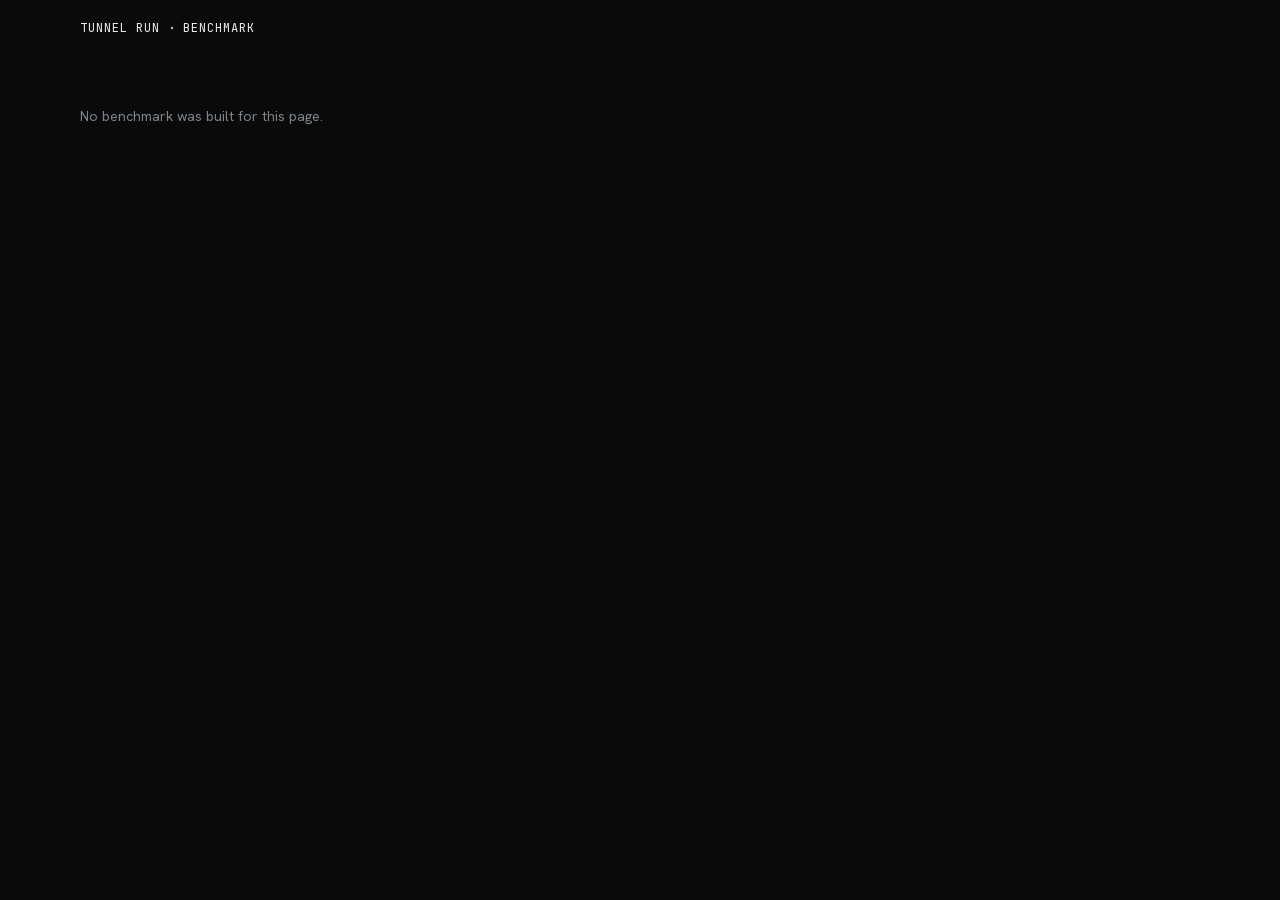
<file: viewer/bench.html>
<!doctype html>
<html lang="en">
<head>
<meta charset="utf-8">
<meta name="viewport" content="width=device-width, initial-scale=1">
<title>Tunnel Run · Benchmark</title>
<link rel="stylesheet" href="viewer.css">
<link rel="stylesheet" href="bench.css">
</head>
<body id="bench-page">
<header class="top">
  <h1 class="label">Tunnel Run · Benchmark</h1>
  <p class="label" id="game"></p>
</header>

<main id="app" hidden>
  <div id="bench"></div>
</main>
<p class="note" id="empty" hidden>No benchmark data in this page.</p>

<script type="application/json" id="replay-data">null</script>
<script src="bench.js"></script>
<script src="bench_view.js"></script>
<script src="bench_app.js"></script>
</body>
</html>
</file>
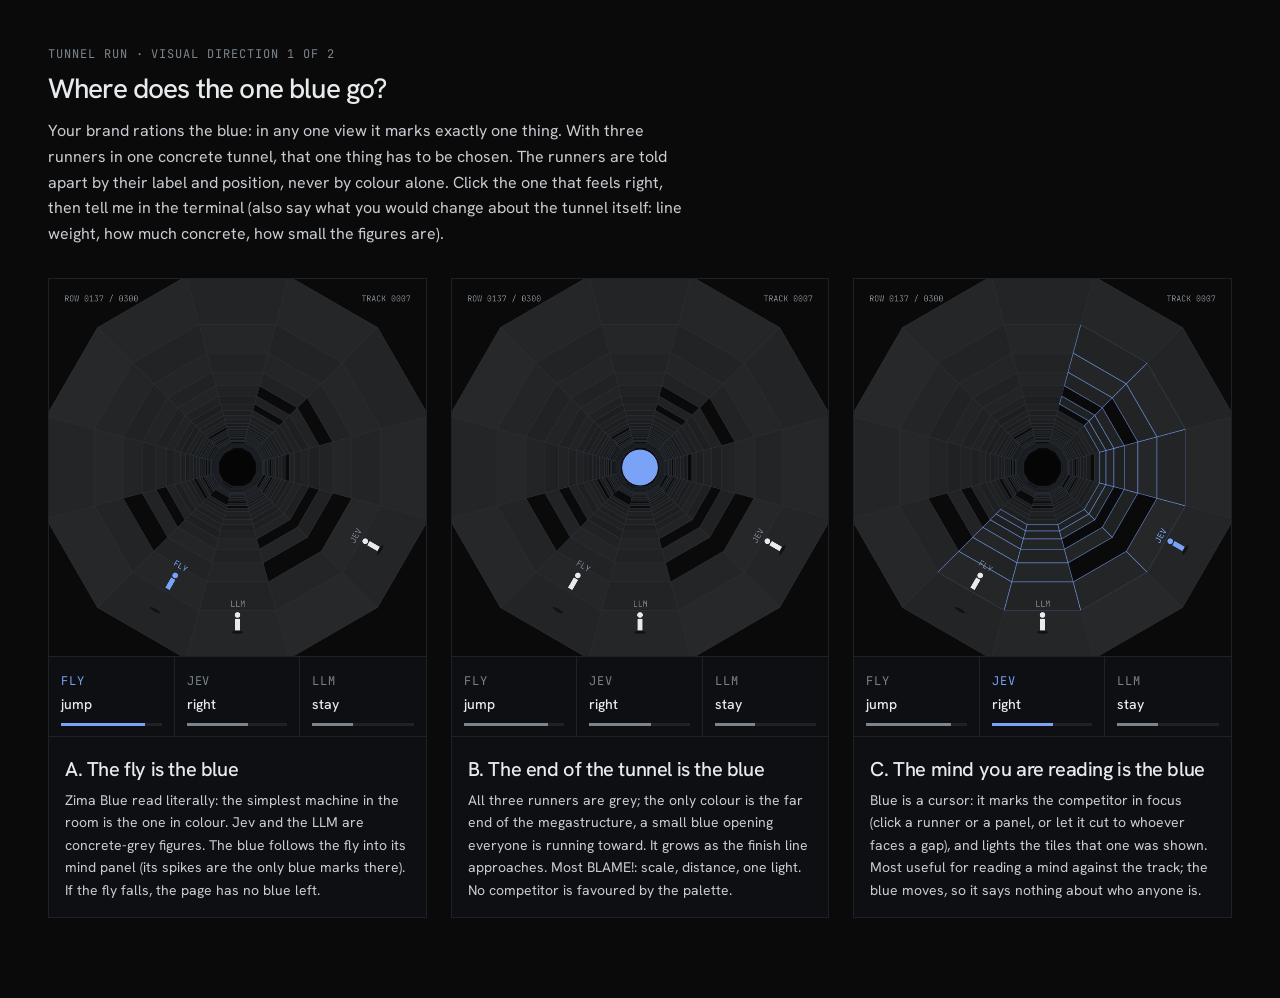
<file: docs/superpowers/specs/mockups/2026-09-20-demo-player-blue.html>
<!DOCTYPE html>
<html lang="en">
<head>
<meta charset="utf-8">
<title>Tunnel Run: where does the one blue go?</title>
<link rel="preconnect" href="https://fonts.googleapis.com">
<link href="https://fonts.googleapis.com/css2?family=Hanken+Grotesk:wght@400;500&family=JetBrains+Mono:wght@400&display=swap" rel="stylesheet">
<style>
  :root { --void:#0A0A0A; --panel:#0D0F12; --hairline:#1E2227; --line:#2A2F35; --muted:#7C848D; --text:#C9CDD2; --bright:#E8EBED; --accent:#7AA2F7; }
  * { box-sizing: border-box; }
  body { margin: 0; padding: 40px 48px 80px; background: var(--void); color: var(--text); font: 16px/1.6 "Hanken Grotesk", "Helvetica Neue", Arial, sans-serif; -webkit-font-smoothing: antialiased; }
  h1 { margin: 0 0 8px; font-size: 28px; font-weight: 500; letter-spacing: -0.03em; color: var(--bright); }
  p { margin: 0 0 12px; max-width: 640px; }
  .label { font: 12px/1.4 "JetBrains Mono", ui-monospace, monospace; letter-spacing: .08em; text-transform: uppercase; color: var(--muted); }
  .grid { display: grid; grid-template-columns: repeat(3, minmax(0, 1fr)); gap: 24px; margin-top: 32px; }
  .opt { border: 1px solid var(--hairline); background: var(--panel); cursor: pointer; padding: 0 0 16px; transition: border-color .2s; }
  .opt:hover { border-color: var(--line); }
  .opt.selected { border-color: var(--bright); }
  canvas { display: block; width: 100%; aspect-ratio: 1; background: var(--void); }
  .opt h2 { margin: 16px 16px 4px; font-size: 20px; font-weight: 500; color: var(--bright); letter-spacing: -0.02em; }
  .opt p { margin: 0 16px; font-size: 14px; color: var(--text); }
  .minds { display: grid; grid-template-columns: repeat(3, 1fr); border-top: 1px solid var(--hairline); border-bottom: 1px solid var(--hairline); }
  .minds div { padding: 10px 12px; border-right: 1px solid var(--hairline); }
  .minds div:last-child { border-right: 0; }
  .minds b { display: block; font-weight: 500; color: var(--bright); font-size: 14px; }
  .bar { display: block; height: 3px; margin-top: 8px; background: var(--hairline); position: relative; }
  .bar i { position: absolute; inset: 0 auto 0 0; background: var(--muted); }
  .blue { color: var(--accent) !important; } .bar i.blue { background: var(--accent); }
  @media (max-width: 1000px) { .grid { grid-template-columns: 1fr; } }
</style>
</head>
<body>
<span class="label">Tunnel Run · visual direction 1 of 2</span>
<h1>Where does the one blue go?</h1>
<p>Your brand rations the blue: in any one view it marks exactly one thing. With three runners in one concrete tunnel, that one thing has to be chosen. The runners are told apart by their label and position, never by colour alone. Click the one that feels right, then tell me in the terminal (also say what you would change about the tunnel itself: line weight, how much concrete, how small the figures are).</p>

<div class="grid">
  <div class="opt" data-choice="blue-fly" onclick="toggleSelect(this)">
    <canvas id="a" width="840" height="840"></canvas>
    <div class="minds">
      <div><span class="label blue">Fly</span><b>jump</b><span class="bar"><i class="blue" style="width:84%"></i></span></div>
      <div><span class="label">Jev</span><b>right</b><span class="bar"><i style="width:61%"></i></span></div>
      <div><span class="label">LLM</span><b>stay</b><span class="bar"><i style="width:40%"></i></span></div>
    </div>
    <h2>A. The fly is the blue</h2>
    <p>Zima Blue read literally: the simplest machine in the room is the one in colour. Jev and the LLM are concrete-grey figures. The blue follows the fly into its mind panel (its spikes are the only blue marks there). If the fly falls, the page has no blue left.</p>
  </div>

  <div class="opt" data-choice="blue-end" onclick="toggleSelect(this)">
    <canvas id="b" width="840" height="840"></canvas>
    <div class="minds">
      <div><span class="label">Fly</span><b>jump</b><span class="bar"><i style="width:84%"></i></span></div>
      <div><span class="label">Jev</span><b>right</b><span class="bar"><i style="width:61%"></i></span></div>
      <div><span class="label">LLM</span><b>stay</b><span class="bar"><i style="width:40%"></i></span></div>
    </div>
    <h2>B. The end of the tunnel is the blue</h2>
    <p>All three runners are grey; the only colour is the far end of the megastructure, a small blue opening everyone is running toward. It grows as the finish line approaches. Most BLAME!: scale, distance, one light. No competitor is favoured by the palette.</p>
  </div>

  <div class="opt" data-choice="blue-focus" onclick="toggleSelect(this)">
    <canvas id="c" width="840" height="840"></canvas>
    <div class="minds">
      <div><span class="label">Fly</span><b>jump</b><span class="bar"><i style="width:84%"></i></span></div>
      <div><span class="label blue">Jev</span><b>right</b><span class="bar"><i class="blue" style="width:61%"></i></span></div>
      <div><span class="label">LLM</span><b>stay</b><span class="bar"><i style="width:40%"></i></span></div>
    </div>
    <h2>C. The mind you are reading is the blue</h2>
    <p>Blue is a cursor: it marks the competitor in focus (click a runner or a panel, or let it cut to whoever faces a gap), and lights the tiles that one was shown. Most useful for reading a mind against the track; the blue moves, so it says nothing about who anyone is.</p>
  </div>
</div>

<script>
  const C = { void: "#0A0A0A", line: "#2A2F35", hair: "#1E2227", muted: "#7C848D", bright: "#E8EBED", accent: "#7AA2F7" };
  const LANES = 12, DEPTH = 26, K = 0.30, R = 0.47;
  function rng(seed) { return () => (seed = (seed * 1664525 + 1013904223) % 4294967296) / 4294967296; }
  const rand = rng(7);
  const gaps = Array.from({ length: DEPTH + 2 }, (_, r) => r < 2 ? [] : Array.from({ length: LANES }, (_, l) => l).filter(() => rand() < 0.10 + r * 0.006));

  function draw(id, mode) {
    const cv = document.getElementById(id), ctx = cv.getContext("2d"), S = cv.width, cx = S / 2, cy = S / 2;
    const step = 2 * Math.PI / LANES, camLane = 6;
    const pt = (a, d) => { const rad = R * S / (1 + K * d); return [cx + rad * Math.cos(a), cy + rad * Math.sin(a)]; };
    ctx.fillStyle = C.void; ctx.fillRect(0, 0, S, S);
    // the far end
    const end = R * S / (1 + K * (DEPTH + 1));
    ctx.fillStyle = mode === "end" ? C.accent : "#050505";
    ctx.beginPath(); ctx.arc(cx, cy, end * 0.92, 0, 7); ctx.fill();
    const focus = { lane: 8, row: 0 }; // Jev, for mode C
    for (let row = DEPTH; row >= 0; row--) {
      for (let lane = 0; lane < LANES; lane++) {
        if (gaps[row].includes(lane)) continue;
        const a = Math.PI / 2 - (lane - camLane) * step, a1 = a + step / 2, a2 = a - step / 2;
        const near = Math.max(row - 0.35, -1), far = row + 0.65;
        const fog = Math.min(1, row / DEPTH);
        const shade = Math.round(34 - fog * 24 + ((lane * 7 + row * 3) % 5));  // poured concrete: slightly uneven
        ctx.fillStyle = `rgb(${shade},${shade + 2},${shade + 4})`;
        const off = ((lane - focus.lane + 18) % 12) - 6;
        const seen = mode === "focus" && row >= 1 && row <= 6 && Math.abs(off) <= 3;
        ctx.strokeStyle = seen ? "rgba(122,162,247,0.55)" : (fog > 0.75 ? C.hair : C.line);
        ctx.lineWidth = seen ? 2 : 1.5;
        ctx.beginPath();
        [pt(a1, near), pt(a2, near), pt(a2, far), pt(a1, far)].forEach(([x, y], i) => i ? ctx.lineTo(x, y) : ctx.moveTo(x, y));
        ctx.closePath(); ctx.fill(); ctx.stroke();
      }
    }
    // three small figures standing on the wall of the tube, heads toward the axis
    const runners = [{ tag: "FLY", lane: 5, air: 0.55 }, { tag: "JEV", lane: 8, air: 0 }, { tag: "LLM", lane: 6, air: 0 }];
    for (const r of runners) {
      const a = Math.PI / 2 - (r.lane - camLane) * step, rad = R * S * 0.93, h = S * 0.05;
      const blue = (mode === "fly" && r.tag === "FLY") || (mode === "focus" && r.tag === "JEV");
      ctx.save(); ctx.translate(cx + rad * Math.cos(a), cy + rad * Math.sin(a)); ctx.rotate(a - Math.PI / 2);
      ctx.fillStyle = "rgba(0,0,0,0.5)"; ctx.beginPath(); ctx.ellipse(0, 0, h * 0.3, h * 0.08, 0, 0, 7); ctx.fill();
      ctx.translate(0, -r.air * h * 2.2);
      ctx.fillStyle = blue ? C.accent : C.bright;
      ctx.fillRect(-h * 0.13, -h * 0.72, h * 0.26, h * 0.62);
      ctx.beginPath(); ctx.arc(0, -h * 0.92, h * 0.15, 0, 7); ctx.fill();
      ctx.fillStyle = blue ? C.accent : C.muted; ctx.font = `${S * 0.022}px "JetBrains Mono", monospace`; ctx.textAlign = "center";
      ctx.fillText(r.tag, 0, -h * 1.35);
      ctx.restore();
    }
    ctx.fillStyle = C.muted; ctx.font = `${S * 0.022}px "JetBrains Mono", monospace`; ctx.textAlign = "left";
    ctx.fillText("ROW 0137 / 0300", S * 0.04, S * 0.06);
    ctx.textAlign = "right"; ctx.fillText("TRACK 0007", S * 0.96, S * 0.06);
  }
  document.fonts.ready.then(() => { draw("a", "fly"); draw("b", "end"); draw("c", "focus"); });
</script>
</body>
</html>
</file>
<file: viewer/viewer.css>
/* The two brand fonts (OFL, viewer/fonts/LICENSE.md). bakeoff/view.py embeds them as base64. */
@font-face { font-family: "Hanken Grotesk"; font-style: normal; font-weight: 100 900; font-display: swap; src: url(fonts/HankenGrotesk-latin.woff2) format("woff2"); }
@font-face { font-family: "JetBrains Mono"; font-style: normal; font-weight: 100 800; font-display: swap; src: url(fonts/JetBrainsMono-latin.woff2) format("woff2"); }

/* Tokens verbatim from the brand stylesheet (~/Documents/PROJECTS/BRAND/brand.css). Dark only.
   House rules kept here: blue is rationed (in this page it is the cursor: the mind in focus and the tiles
   it was shown, nothing else; status uses --bad and --warn), mono is for short uppercase labels only,
   no gradients, no glow, no rounded cards. */
:root {
  --void: #0A0A0A; --panel: #0D0F12; --hairline: #1E2227; --line-strong: #2A2F35;
  --muted: #7C848D; --text: #C9CDD2; --bright: #E8EBED; --accent: #7AA2F7;
  --good: #9ECE6A; --warn: #E0AF68; --bad: #F7768E;
  --font-body: "Hanken Grotesk", "Helvetica Neue", Arial, sans-serif;
  --font-mono: "JetBrains Mono", ui-monospace, Menlo, monospace;
  --size-body: 16px; --size-small: 14px; --size-label: 12px; --size-label-sm: 11px;
  --leading-body: 1.6; --tracking-label: 0.08em; --measure: 600px;
  --gutter: 24px; --margin: 80px; --section: 56px;
  --ease: cubic-bezier(.2, .7, .2, 1); --fast: 200ms;
  --transport: 64px;
}
@media (max-width: 720px) { :root { --margin: 16px; --section: 48px; } }

* { box-sizing: border-box; }
body {
  margin: 0; padding: 0 var(--margin) calc(var(--transport) + 48px);
  background: var(--void); color: var(--text);
  font: var(--size-body)/var(--leading-body) var(--font-body); -webkit-font-smoothing: antialiased;
}
:focus-visible { outline: 2px solid var(--accent); outline-offset: 3px; }
::selection { background: var(--bright); color: var(--void); }
p { margin: 0; }
code { font: inherit; color: var(--bright); }
.label {
  margin: 0; font: 400 var(--size-label)/1.4 var(--font-mono); letter-spacing: var(--tracking-label);
  text-transform: uppercase; color: var(--muted);
}
.note { max-width: var(--measure); margin-top: 16px; font-size: var(--size-small); color: var(--muted); text-wrap: pretty; }
.muted { color: var(--muted); }
.warn { color: var(--warn); }
.bad { color: var(--bad); }

.top { display: flex; justify-content: space-between; gap: var(--gutter); padding: 20px 0; }
.top h1 { color: var(--bright); }
section { margin-top: var(--section); border-top: 1px solid var(--hairline); padding-top: 24px; }
section > h2.label { margin-bottom: 20px; }
#fairness { max-width: var(--measure); margin-bottom: 16px; font-size: var(--size-small); }
#player { margin-top: 0; border-top: 0; padding-top: 0; }

/* ---- the tunnel ---------------------------------------------------------------------------- */
#tunnel { position: relative; margin: 0 auto; background: var(--void); border: 1px solid var(--hairline); }
#canvas { display: block; width: 100%; height: 100%; cursor: pointer; }
.corner { position: absolute; top: 14px; pointer-events: none; }
.corner.left { left: 16px; }
.corner.right { right: 16px; }
.corner.bottom { top: auto; bottom: 14px; left: 16px; right: 16px; text-align: center; color: var(--warn); }

/* ---- the mind strip -------------------------------------------------------------------------- */
#strip { display: grid; grid-template-columns: repeat(auto-fit, minmax(300px, 1fr)); margin-top: var(--gutter);
  border: 1px solid var(--hairline); border-right: 0; }
.mind { min-width: 0; padding: 0 16px 20px; background: var(--panel); border-right: 1px solid var(--hairline);
  border-top: 2px solid transparent; font-size: var(--size-small); cursor: pointer; transition: opacity var(--fast) var(--ease); }
.mind[aria-current="true"] { border-top-color: var(--accent); cursor: default; }
.mind header .tag { flex: none; white-space: nowrap; }
.tag .swatch { display: inline-block; width: 0.75em; height: 0.75em; margin-right: 0.45em; vertical-align: -0.05em;
  border: 1px solid var(--line-strong); }
.mind.fallen .decision { opacity: 0.45; }
.mind header { display: flex; align-items: baseline; gap: 12px; padding: 14px 0 10px; min-height: 44px; }
.mind header .about { color: var(--muted); font-size: var(--size-small); overflow: hidden; text-overflow: ellipsis; white-space: nowrap; }
.mind .status { min-height: 1.6em; color: var(--text); }
.mind p { margin-top: 8px; }
.mind .log { margin-top: 12px; border-top: 1px solid var(--hairline); }
.log-lines { list-style: none; margin: 0 0 4px; padding: 0; max-height: 220px; overflow-y: auto;
  font-family: "JetBrains Mono", ui-monospace, monospace; font-size: var(--size-small); }
.log-lines li { display: grid; grid-template-columns: 4.5em minmax(0, 7em) minmax(0, 1fr); gap: 10px;
  padding: 3px 0; border-bottom: 1px solid var(--hairline); }
.log-lines li:last-child { border-bottom: 0; }
.log-lines .at { color: var(--muted); }
.log-lines .said { color: var(--muted); overflow-wrap: anywhere; }
.log-lines .bad { grid-column: 1 / -1; }
.mind .saw { display: flex; gap: 16px; align-items: flex-start; margin-top: 10px; }
.mind .verdict { margin-top: 0; }
.mind .verdict strong { font-weight: 500; font-size: 20px; letter-spacing: -0.015em; color: var(--bright); }
.senses { flex: none; width: 112px; }
.senses .tile { fill: var(--line-strong); }
.senses .gap { fill: var(--void); stroke: var(--hairline); stroke-width: 0.5; }
.senses .me { fill: var(--bright); }

/* bars and rasters are --text on --hairline; the focused panel's bars do not turn blue */
.bar { position: relative; display: block; height: 4px; margin-top: 6px; background: var(--hairline); }
.bar .fill { position: absolute; top: 0; bottom: 0; left: 0; background: var(--text); }
.bar .tick { position: absolute; top: -3px; bottom: -3px; width: 1px; background: var(--muted); }
.eyes { display: grid; grid-template-columns: repeat(auto-fit, minmax(96px, 1fr)); gap: 16px; margin-top: 12px; } /* fly: two eyes, fly2: three channels, one row */
.signal { margin-top: 10px; }
.raster { display: block; width: 100%; max-width: 360px; margin-top: 10px; }
.raster text { font: 7px var(--font-mono); fill: var(--muted); }
.raster .spike { stroke: var(--text); stroke-width: 1; }
.probs { width: 100%; margin-top: 8px; border-collapse: collapse; }
.probs th { width: 1%; padding: 3px 12px 3px 0; font-weight: 400; text-align: left; white-space: nowrap; color: var(--muted); }
.probs td { padding: 3px 0; }
.probs td:last-child { width: 1%; padding-left: 12px; text-align: right; white-space: nowrap; font-variant-numeric: tabular-nums; }
.probs .picked th, .probs .picked td { color: var(--bright); }
.probs .picked th::before { content: "› "; }
.answer, details pre { margin: 10px 0 0; padding: 10px 12px; overflow-x: auto; white-space: pre-wrap; word-break: break-word;
  background: var(--void); border: 1px solid var(--hairline); color: var(--text); font: 12px/1.5 var(--font-mono); }
details { margin-top: 10px; }
summary { min-height: 44px; display: flex; align-items: center; cursor: pointer; color: var(--muted); }

@media (max-width: 720px) {
  /* at phone width the mind in focus is open and the others are one line each: tap one to read it */
  #strip { grid-template-columns: 1fr; border-right: 1px solid var(--hairline); }
  .mind { border-right: 0; border-bottom: 1px solid var(--hairline); padding-bottom: 8px; }
  .mind:last-child { border-bottom: 0; }
  .mind:not([aria-current="true"]) > .body { display: none; }
  .mind[aria-current="true"] { padding-bottom: 20px; }
}

/* ---- tables ---------------------------------------------------------------------------------- */
.scroll { overflow-x: auto; }
table { border-collapse: collapse; font-size: var(--size-small); font-variant-numeric: tabular-nums; }
#matrix th, #matrix td, #scoreboard th, #scoreboard td { padding: 6px 14px 6px 0; text-align: right; white-space: nowrap;
  border-bottom: 1px solid var(--hairline); font-weight: 400; }
#matrix th:first-child, #scoreboard th:first-child, #scoreboard td:first-child { text-align: left; }
#scoreboard thead th { font: 400 var(--size-label-sm)/1.4 var(--font-mono); letter-spacing: var(--tracking-label);
  text-transform: uppercase; color: var(--muted); vertical-align: bottom; }
#scoreboard tbody th { color: var(--bright); }
#matrix td.current { color: var(--bright); background: var(--panel); }
#matrix button { min-width: 44px; min-height: 44px; padding: 0 2px; border: 0; background: none; cursor: pointer; color: var(--muted);
  font: 400 var(--size-label)/1.4 var(--font-mono); letter-spacing: var(--tracking-label); text-transform: uppercase; }
#matrix button:hover { color: var(--bright); }
#matrix button[aria-current="true"], #matrix button[aria-pressed="true"] { color: var(--bright); }
#matrix button[aria-current="true"] { box-shadow: inset 0 -1px 0 var(--bright); }
#matrix button[aria-pressed="true"]::before { content: "■ "; }
#matrix button[aria-pressed="false"]::before { content: "□ "; }

.prose p, .prose ul { max-width: 640px; margin: 0 0 14px; text-wrap: pretty; }
.prose ul { padding-left: 20px; }
.prose li { margin-bottom: 6px; }
#empty { margin-top: 48px; }

/* ---- transport, docked at the bottom of the window ------------------------------------------ */
#transport { position: fixed; left: 0; right: 0; bottom: 0; z-index: 2; min-height: var(--transport); display: flex; align-items: center;
  gap: 8px; padding: 8px var(--margin); background: var(--void); border-top: 1px solid var(--line-strong); }
#transport[hidden] { display: none; }
#transport button { min-width: 44px; min-height: 44px; padding: 0 12px; border: 1px solid var(--hairline); background: var(--panel);
  color: var(--text); cursor: pointer; transition: border-color var(--fast) var(--ease), color var(--fast) var(--ease); }
#transport button:hover { border-color: var(--line-strong); color: var(--bright); }
#transport button[aria-pressed="true"] { border-color: var(--muted); color: var(--bright); }
#transport button[aria-pressed="false"] { color: var(--muted); }
#play { min-width: 76px; }
#speeds { display: flex; }
#speeds button + button { border-left: 0; }
#scrub { flex: 1; min-width: 60px; height: 44px; margin: 0 8px; accent-color: var(--text); background: none; }
#clock { min-width: 9ch; text-align: right; color: var(--text); font-variant-numeric: tabular-nums; }
#live[aria-pressed="true"] { border-color: var(--bad); color: var(--bad); }
@media (max-width: 720px) {
  :root { --transport: 108px; }
  #transport { flex-wrap: wrap; gap: 6px; padding: 6px var(--margin); }
  /* two rows: the scrubber with the row readout, then the buttons (speeds 3 and 8 only, to keep 44 px targets) */
  #scrub { order: -2; flex: 1 1 60%; margin: 0; }
  #clock { order: -1; min-width: 7ch; }
  #live { order: -1; }
  #transport button { padding: 0 8px; }
  #play { min-width: 60px; }
  #speeds button[data-speed="1"], #speeds button[data-speed="20"] { display: none; }
  #auto { margin-left: auto; }
}

/* the two tabs: plain buttons over one page, no routing */
.tabs { display: flex; gap: 4px; padding: 0 16px; border-bottom: 1px solid var(--hairline); }
.tabs button { min-height: 44px; padding: 0 16px; background: none; border: 0; border-bottom: 2px solid transparent;
  color: var(--muted); cursor: pointer; }
.tabs button[aria-selected="true"] { color: var(--bright); border-bottom-color: var(--bright); }
.tabs button:hover { color: var(--text); }
/* the tab strip is the rule above the first section of either panel */
[role="tabpanel"] > section:first-child { margin-top: 0; border-top: 0; }

/* the players: who is in the tunnel (shows and hides the runners on screen) */
.row-label { color: var(--muted); margin: 20px 0 8px; }
#picker { margin-top: 24px; }
#picks-replay { display: flex; flex-wrap: wrap; gap: 8px; }
.pick-player { display: inline-flex; align-items: center; gap: 8px; min-height: 44px; padding: 0 12px;
  background: var(--panel); border: 1px solid var(--hairline); color: var(--muted); cursor: pointer; }
.pick-player[aria-pressed="true"] { color: var(--bright); border-color: var(--text); }
.pick-player[disabled] { opacity: 0.45; cursor: default; }
.pick-player .note { font-size: var(--size-small); }
</file>
<file: viewer/bench.css>
/* The benchmark, wherever it is drawn: the standalone page and the replay's Analysis tab both load these rules,
   because both mount bench_view.js. Tokens and base rules come from viewer.css; blue (--accent) marks the player
   in focus. The table rules are keyed to the renderer's data-bench names, not to ids, so one set styles both. */
#bench-page { padding-bottom: 64px; }
.note.first { margin: 0 0 20px; }
.chart { display: block; width: 100%; max-width: 900px; height: auto; overflow: visible; }
.pair-charts { display: grid; grid-template-columns: repeat(auto-fit, minmax(340px, 1fr)); gap: var(--gutter); }
.pair-charts h2.label { margin-bottom: 20px; }

[data-bench="players"] th, [data-bench="players"] td, [data-bench="pairs"] th, [data-bench="pairs"] td,
[data-bench="scores"] th, [data-bench="scores"] td { padding: 6px 14px 6px 0; text-align: right; white-space: nowrap;
  border-bottom: 1px solid var(--hairline); }
[data-bench="players"] th, [data-bench="pairs"] th, [data-bench="scores"] th { font: 400 var(--size-label)/1.4 var(--font-mono); letter-spacing: var(--tracking-label);
  text-transform: uppercase; color: var(--muted); }
[data-bench="players"] th:first-child, [data-bench="players"] td:first-child,
[data-bench="scores"] th:first-child, [data-bench="scores"] td:first-child,
[data-bench="pairs"] td:nth-child(-n+2), [data-bench="pairs"] th:nth-child(-n+2),
[data-bench="pairs"] td.verdict, [data-bench="pairs"] th.verdict { text-align: left; }
[data-bench="players"] tbody tr { cursor: pointer; }
[data-bench="players"] tbody tr:hover td { color: var(--bright); }
[data-bench="players"] tr[aria-current="true"] td:first-child { color: var(--accent); }
[data-bench="players"] tr[aria-current="true"] td { color: var(--bright); }
[data-bench="pairs"] tr.focus td { color: var(--bright); }
[data-bench="scores"] tr[aria-current="true"] td { color: var(--bright); }
[data-bench="scores"] tr[aria-current="true"] td:first-child { color: var(--accent); }
.muted-cell { color: var(--muted); }
.ci { vertical-align: middle; }
.ci .track { stroke: var(--hairline); stroke-width: 1; }
.ci .range { stroke: var(--text); stroke-width: 2; }
.ci .mean { fill: var(--bright); }
tr[aria-current="true"] .ci .range { stroke: var(--accent); }
tr[aria-current="true"] .ci .mean { fill: var(--accent); }

.chart .axis { stroke: var(--line-strong); stroke-width: 1; }
.chart .grid { stroke: var(--hairline); stroke-width: 1; }
.chart text { font: 400 11px var(--font-mono); letter-spacing: 0.04em; fill: var(--muted); }
.chart .line { fill: none; stroke: var(--line-strong); stroke-width: 1.5; cursor: pointer; }
.chart .line:hover { stroke: var(--muted); }
.chart .line.focus { stroke: var(--accent); stroke-width: 2.5; }
.chart .dot { fill: var(--text); cursor: pointer; }
.chart .whisker { stroke: var(--muted); stroke-width: 1; }
.chart .dot.focus { fill: var(--accent); }
.chart .dot.yardstick { fill: var(--line-strong); }
.chart .dot.unranked { fill-opacity: 0; stroke: var(--muted); stroke-width: 1.5; } /* too few tracks: hollow, still clickable */
.chart .dot.unranked.focus { stroke: var(--accent); }
.chart .frontier { fill: none; stroke: var(--text); stroke-width: 1; stroke-dasharray: 4 3; }
.chart .whisker.focus { stroke: var(--accent); }
.chart text.name { fill: var(--text); }
.chart text.name.focus { fill: var(--accent); }
.chart text.strip { fill: var(--muted); }

.numbers { margin-top: 12px; }
.numbers summary { cursor: pointer; }
[data-bench="survival-table"] th, [data-bench="survival-table"] td { padding: 4px 14px 4px 0; text-align: right; white-space: nowrap;
  border-bottom: 1px solid var(--hairline); }
[data-bench="survival-table"] th { font: 400 var(--size-label)/1.4 var(--font-mono); letter-spacing: var(--tracking-label);
  text-transform: uppercase; color: var(--muted); }
[data-bench="survival-table"] td:first-child { text-align: left; }
[data-bench="survival-table"] tr[aria-current="true"] td:first-child { color: var(--accent); }
.chart text.dot-name { fill: var(--muted); font-size: 10px; }
[data-bench="notes"] { max-width: var(--measure); margin: 0; padding: 0 0 0 18px; font-size: var(--size-small); color: var(--muted); }
[data-bench="notes"] li + li { margin-top: 8px; }
</file>
<file: viewer/front.css>
/* Brain Battle, the front of `bakeoff live` (front.js): the approved mock-ups (docs/history/mockups/brain-battle/) in
   the brand's tokens (viewer.css). Smash's layout and energy, the brand's dark palette and two fonts: the
   shouts are the body font at 900, italic and skewed; mono stays for short labels. Blue is the cursor (the
   portrait, slot and track in focus, and LAUNCH and Run again, the menu's default cursor in the approved
   mock-ups); the home logo's pulsing brain is its one other use, the user's call.
   Money is --warn, deaths --bad. Everything is scoped to #front, so the run screen and a replay file are
   untouched. */

/* the live page drops the replay's own header and tabs (app.js hides them; their display rules would win) */
.top[hidden], .tabs[hidden] { display: none; }

#front { --shout-skew: skewX(-9deg); max-width: 1200px; margin: 0 auto; }
#front[hidden], #front .screen[hidden] { display: none; }
#front .screen { min-height: calc(100vh - 48px); display: flex; flex-direction: column; margin: 0; border: 0; padding: 0 0 24px; }
#front button { font-family: var(--font-body); color: inherit; }
#front .shout { margin: 0; font: italic 900 40px/1 var(--font-body); letter-spacing: -0.02em; color: var(--bright);
  transform: var(--shout-skew); }
#front .bright { color: var(--text); }
#front .blink { animation: bb-blink 1.1s steps(1) infinite; }
@keyframes bb-blink { 0%, 55% { opacity: 1; } 56%, 100% { opacity: 0; } }
@keyframes bb-bob { 0%, 100% { transform: translateY(0); } 50% { transform: translateY(-6px); } }
@keyframes bb-pulse {
  0%, 100% { opacity: .55; filter: drop-shadow(0 0 4px rgba(122, 162, 247, .25)); }
  50% { opacity: .95; filter: drop-shadow(0 0 36px rgba(122, 162, 247, 1)) drop-shadow(0 0 90px rgba(122, 162, 247, .6)); }
}
@keyframes bb-in { from { transform: translateX(-40px) skewX(-12deg); opacity: 0; } to { transform: translateX(0) skewX(-12deg); opacity: 1; } }
@media (prefers-reduced-motion: reduce) {
  #front .blink, #front .bob, #front .brain, #front .banner { animation: none; }
}
#front canvas.sprite { display: block; image-rendering: pixelated; }

/* the head every screen but home has: back, the shout, a short label */
#front .screen-head { display: flex; justify-content: space-between; align-items: center; min-height: 76px; gap: 16px; }
#front .back { padding: 0; border: 0; background: none; cursor: pointer; color: var(--muted); }
#front .back:hover { color: var(--bright); }

/* ---- home -------------------------------------------------------------------------------------- */
#front .home { position: relative; overflow: hidden; }
#front .rings { position: absolute; inset: 0; display: flex; justify-content: center; align-items: center; pointer-events: none; }
#front .rings span { position: absolute; border: 1px solid var(--hairline); border-radius: 50%; }
#front .rings span:nth-child(1) { width: 1600px; height: 1600px; }
#front .rings span:nth-child(2) { width: 1100px; height: 1100px; }
#front .rings span:nth-child(3) { width: 640px; height: 640px; }
#front .rings .slash { width: 2px; height: 1600px; border: 0; border-radius: 0; background: var(--hairline); transform: rotate(-14deg); }
#front .home-top { position: relative; display: flex; justify-content: space-between; padding: 24px 0; }
#front .home-middle { position: relative; flex: 1; display: flex; flex-direction: column; align-items: center; justify-content: center; gap: 28px; }
#front .logo { position: relative; display: flex; justify-content: center; align-items: center; width: min(700px, 100%); height: 390px; }
#front .brain { position: absolute; left: 50%; top: 30px; transform: translateX(-50%); opacity: 0.7; image-rendering: pixelated; /* bb-pulse moves the opacity and the glow together */
  animation: bb-pulse 2.4s ease-in-out infinite; }
#front .logo h1 { position: relative; display: flex; flex-direction: column; align-items: center; font-size: clamp(72px, 12vw, 156px);
  letter-spacing: -0.04em; line-height: 0.82; }
#front .logo .outline { margin-top: -6px; color: transparent; -webkit-text-stroke: 3px var(--bright); }
#front .home-fighters { display: flex; align-items: flex-end; gap: 56px; }
#front .home-fighters figure { margin: 0; display: flex; flex-direction: column; align-items: center; gap: 12px; }
#front .home-fighters .bob { animation: bb-bob 1.6s ease-in-out infinite; }
#front .menu { display: flex; flex-direction: column; align-items: center; gap: 10px; }
#front .launch { display: flex; align-items: center; justify-content: center; gap: 14px; min-width: 280px; padding: 14px 28px;
  background: transparent; border: 2px solid var(--accent); color: var(--bright); font: italic 800 28px/1.2 var(--font-body);
  letter-spacing: 0.02em; cursor: pointer; }
#front .launch span { color: var(--accent); font-style: normal; font-size: 18px; }
#front .secondary { min-width: 280px; padding: 10px 28px; background: transparent; border: 1px solid var(--hairline);
  color: var(--muted); font: 600 18px/1.4 var(--font-body); cursor: pointer; }
#front .secondary:hover { color: var(--bright); border-color: var(--line-strong); }
#front .menu .blink { margin-top: 14px; color: var(--text); }
#front .home-foot { position: relative; display: flex; justify-content: space-between; gap: 16px; padding: 20px 0 0;
  border-top: 1px solid var(--hairline); font-size: var(--size-small); color: var(--muted); }

/* ---- character select ------------------------------------------------------------------------- */
#front .portraits { display: flex; justify-content: center; gap: 16px; margin-top: 8px; flex-wrap: wrap; }
#front .portrait { position: relative; width: 208px; height: 250px; padding: 0; display: flex; flex-direction: column;
  overflow: hidden; background: var(--panel); border: 2px solid var(--hairline); cursor: pointer; }
#front .portrait[aria-current="true"] { border-color: var(--accent); }
#front .portrait[aria-disabled="true"] { opacity: 0.45; cursor: not-allowed; }
#front .portrait .count { position: absolute; top: 10px; left: 12px; font-size: var(--size-label-sm); }
#front .portrait .tokens { position: absolute; top: 8px; right: 8px; display: flex; gap: 4px; }
#front .token { padding: 2px 6px; border-radius: 10px; background: var(--bright); color: var(--void);
  font: 600 var(--size-label-sm)/1.4 var(--font-mono); }
#front .token.focus { background: var(--accent); }
#front .portrait .art { flex: 1; display: flex; align-items: center; justify-content: center; }
#front .portrait .name { height: 48px; display: flex; align-items: center; justify-content: center; background: #15181C;
  border-top: 1px solid var(--hairline); font: italic 900 24px/1 var(--font-body); color: var(--bright); }
#front .info { min-height: 52px; margin-top: 14px; display: flex; align-items: center; gap: 16px; padding: 8px 16px;
  border: 1px solid var(--hairline); background: var(--panel); }
#front .info .who { color: var(--accent); flex: none; }
#front .info .swatch { width: 12px; height: 12px; border-radius: 50%; flex: none; box-shadow: inset 0 0 0 1px var(--line-strong); }
#front .info .title { font-weight: 600; color: var(--bright); flex: none; }
/* the whole line, wrapped over two if need be: it ends with what is ours (decision 46), never cut off */
#front .info .about { flex: 1; min-width: 0; white-space: normal; font-size: var(--size-small); line-height: 1.4; }
#front .info .why { font-size: var(--size-small); flex: none; }
#front .info .price { font-size: var(--size-label-sm); flex: none; }
#front .info .price.paid { color: var(--warn); }
#front .info .hint { font-size: var(--size-small); color: var(--muted); }
#front .banner-row { height: 76px; margin-top: 14px; display: flex; align-items: center; justify-content: center; }
#front .banner { width: 100%; height: 64px; display: flex; align-items: center; justify-content: center; gap: 28px; border: 0;
  background: var(--bright); color: var(--void); cursor: pointer; transform: skewX(-12deg); animation: bb-in 260ms var(--ease); }
#front .banner[hidden], #front .banner-empty[hidden] { display: none; }
#front .banner .shout { font-size: 44px; color: var(--void); transform: none; }
#front .banner .label { color: var(--void); }
#front .banner-empty { width: 100%; height: 64px; display: flex; align-items: center; justify-content: center;
  border: 1px dashed var(--line-strong); transform: skewX(-12deg); }
#front .slots { display: grid; grid-template-columns: repeat(8, minmax(0, 1fr)); gap: 10px; margin-top: 14px; }
#front .slot { height: 196px; display: flex; flex-direction: column; align-items: center; gap: 6px; padding: 8px 6px 10px;
  background: var(--panel); border: 2px solid var(--hairline); }
#front .slot.focus { border-color: var(--accent); }
#front .slot.empty { justify-content: center; background: none; border: 1px dashed var(--line-strong); font-size: 13px; color: var(--muted); }
#front .slot.empty .label { color: var(--line-strong); font-weight: 600; }
#front .slot-top { align-self: stretch; display: flex; justify-content: space-between; align-items: center; }
#front .slot-label { padding: 2px 0; border: 0; background: none; cursor: pointer; font-weight: 600; color: var(--text); }
#front .slot.focus .slot-label { color: var(--accent); }
#front .remove { width: 24px; height: 24px; padding: 0; border: 0; background: none; cursor: pointer; color: var(--muted); }
#front .slot-art { height: 72px; padding: 0; border: 0; background: none; cursor: pointer; display: flex; align-items: center; justify-content: center; }
#front .slot .name { font: italic 900 17px/1.1 var(--font-body); color: var(--bright); }
#front .slot .skin { font-size: 13px; line-height: 1.1; color: var(--text); }
#front .dots { display: flex; gap: 5px; margin-top: auto; }
#front .dot { width: 14px; height: 14px; padding: 0; border-radius: 50%; border: 2px solid var(--panel); cursor: pointer;
  box-shadow: 0 0 0 1px var(--line-strong); }
#front .dot.on { border-color: var(--bright); }
#front .dot[disabled] { opacity: 0.25; cursor: not-allowed; }
#front .keys { margin-top: auto; padding-top: 16px; display: flex; justify-content: center; gap: 28px; flex-wrap: wrap;
  font-size: var(--size-label-sm); }

/* ---- track select ------------------------------------------------------------------------------ */
#front .panel { padding: 16px 24px 18px; border: 1px solid var(--hairline); background: var(--panel); }
#front .small { font-size: 13px; line-height: 1.45; }
#front .row { display: flex; justify-content: space-between; align-items: baseline; gap: 12px; }
#front .track-body { flex: 1; display: flex; gap: 24px; min-height: 0; padding-bottom: 8px; }
#front .track-main { flex: 1; min-width: 0; display: flex; flex-direction: column; gap: 18px; }
#front .seed-row { display: flex; align-items: center; gap: 20px; }
#front .seed-what { display: flex; flex-direction: column; gap: 2px; }
#front .step { width: 48px; height: 48px; flex: none; background: transparent; border: 1px solid var(--line-strong);
  color: var(--bright); font-size: 24px; cursor: pointer; }
#front .seed { width: 300px; text-align: center; font: italic 900 104px/1 var(--font-body); letter-spacing: -0.03em;
  color: var(--bright); transform: var(--shout-skew); }
#front .random { margin-left: auto; height: 48px; padding: 0 20px; background: transparent; border: 1px solid var(--line-strong);
  color: var(--text); font-weight: 600; font-size: 16px; cursor: pointer; }
#front .preview-box { display: flex; flex-direction: column; gap: 8px; }
#front .preview { display: block; width: 100%; height: auto; max-width: 600px; }
#front .preview .floor { fill: var(--line-strong); }
#front .preview .runway { fill: #3A4046; }
#front .preview .gap { fill: var(--void); }
#front .practice { display: flex; flex-direction: column; gap: 10px; }
#front .tiles { display: grid; grid-template-columns: repeat(10, minmax(0, 1fr)); gap: 8px; }
#front .tile { height: 56px; padding: 0; display: flex; flex-direction: column; align-items: center; justify-content: center; gap: 4px;
  background: var(--panel); border: 2px solid var(--hairline); cursor: pointer; color: var(--text); }
#front .tile.current { border-color: var(--accent); color: var(--bright); }
#front .tile .seed { width: auto; font: italic 800 18px/1 var(--font-body); letter-spacing: 0; transform: none; color: inherit; }
#front .tile .mark { font: 10px/1 var(--font-mono); letter-spacing: 0.06em; color: var(--muted); }
#front .track-side { width: 400px; flex: none; display: flex; flex-direction: column; gap: 14px; }
#front .lineup { flex: 1; display: flex; flex-direction: column; gap: 12px; padding: 18px 20px; }
#front .fighter { display: flex; align-items: center; gap: 12px; padding: 8px 0; border-bottom: 1px solid var(--hairline); }
#front .fighter .who { width: 22px; font-weight: 600; color: var(--text); }
#front .fighter .art { width: 48px; display: flex; justify-content: center; }
#front .fighter .what { flex: 1; min-width: 0; display: flex; flex-direction: column; }
#front .fighter .title { font-weight: 800; font-style: italic; color: var(--bright); }
#front .fighter .sub { font: var(--size-label-sm)/1.4 var(--font-mono); color: var(--muted); }
#front .fighter .sub.warn { font: var(--size-small)/1.4 var(--font-body); } /* a why_not is a sentence, not a label */
#front .fighter .cost { display: flex; flex-direction: column; align-items: flex-end; }
#front .fighter .usd { font: 12px/1.4 var(--font-mono); color: var(--muted); }
#front .fighter .usd.paid { color: var(--warn); }
#front .total { margin-top: auto; display: flex; flex-direction: column; gap: 6px; }
#front .total .usd { font: italic 900 28px/1 var(--font-body); color: var(--warn); }
#front .run { height: 76px; gap: 22px; }
#front .run .shout { font-size: 48px; }
#front .run[disabled] { opacity: 0.4; cursor: not-allowed; }
#front .run[data-armed="true"] { background: var(--warn); }
#front .run[data-armed="true"] .shout { font-size: 36px; }

/* ---- results ------------------------------------------------------------------------------------ */
#front .shout.big { font-size: 48px; }
#front .grow { flex: 1; }
#front .toggle { flex: none; min-height: 36px; padding: 0 14px; background: transparent; border: 1px solid var(--line-strong);
  color: var(--bright); font-weight: 600; font-size: var(--size-small); cursor: pointer; }
@keyframes bb-rise { from { transform: translateY(24px); opacity: 0; } to { transform: translateY(0); opacity: 1; } }
#front .cards { display: grid; grid-template-columns: repeat(3, minmax(0, 1fr)); gap: 16px; }
#front .cards[data-count="1"] { grid-template-columns: minmax(0, 400px); justify-content: center; }
#front .cards[data-count="2"] { grid-template-columns: repeat(2, minmax(0, 1fr)); }
#front .cards[data-count="4"] { grid-template-columns: repeat(4, minmax(0, 1fr)); }
#front .card { position: relative; display: flex; flex-direction: column; min-height: 236px; padding: 16px 20px 18px; overflow: hidden;
  background: var(--panel); border: 2px solid var(--hairline); animation: bb-rise 420ms var(--ease) both; }
#front .card.leader { border-color: var(--bright); }
#front .card-top { display: flex; justify-content: space-between; align-items: flex-start; }
#front .card .place { font: italic 900 88px/0.9 var(--font-body); color: #3A4046; transform: var(--shout-skew); }
#front .card.leader .place { color: var(--bright); }
#front .card .who { font-weight: 600; color: var(--text); }
#front .card .art { height: 120px; display: flex; align-items: center; justify-content: center; }
#front .card .title { font: italic 900 26px/1.1 var(--font-body); color: var(--bright); }
#front .card .player { margin-top: 2px; font: var(--size-label-sm)/1.4 var(--font-mono); color: var(--muted); }
#front .card .rows { display: flex; align-items: baseline; gap: 8px; margin-top: 12px; }
#front .card .rows .n { font: italic 900 44px/1 var(--font-body); color: var(--bright); }
#front .card .rows .word { font-size: 15px; color: var(--text); }
#front .card .rows .death { margin-left: auto; font-size: var(--size-small); text-align: right; }
#front .card .stats { display: grid; grid-template-columns: repeat(3, minmax(0, 1fr)); gap: 8px; margin-top: auto; padding-top: 12px;
  border-top: 1px solid var(--hairline); font-size: 15px; color: var(--bright); }
#front .card .stats > span, #front .pair .stats > span { display: flex; flex-direction: column; gap: 2px; }
#front .card .stats .label, #front .pair .stats .label { font-size: 10px; }
#front .card .stats .line { white-space: nowrap; } /* "135 cached" stays one line */
#front .numbers-box { margin-top: 16px; display: flex; flex-direction: column; gap: 10px; padding: 14px 20px 16px; }
#front .numbers-head { display: flex; align-items: center; gap: 16px; }
#front .result-bar { display: flex; align-items: center; gap: 12px; }
#front .result-bar .name { width: 150px; flex: none; font-size: 13px; color: var(--text); }
#front .result-bar.yardstick .name { color: var(--muted); }
#front .result-bar .track { position: relative; flex: 1; height: 10px; background: #15181C; }
#front .result-bar .fill { position: absolute; left: 0; top: 0; bottom: 0; background: #3A4046; box-shadow: inset 0 0 0 1px var(--line-strong); }
#front .result-bar .n { width: 40px; text-align: right; font: 12px/1.4 var(--font-mono); color: var(--text); }
#front table.numbers { width: 100%; font-size: 13px; }
#front table.numbers th, #front table.numbers td { padding: 4px 8px; text-align: left; border-bottom: 1px solid var(--hairline); font-weight: 400; }
#front table.numbers thead th { font-weight: 800; font-style: italic; color: var(--bright); border-bottom-color: var(--line-strong); }
#front table.numbers tbody th { padding-left: 0; color: var(--text); white-space: nowrap; }
#front table.numbers td { font: 12px/1.4 var(--font-mono); color: var(--bright); }
#front #results-refusal { margin: 16px 0 0; text-align: center; }
#front #results-refusal[hidden] { display: none; }
#front .results-actions { margin-top: auto; padding-top: 16px; display: flex; justify-content: center; gap: 12px; flex-wrap: wrap; }
#front .small-launch { min-width: 0; padding: 0 28px; height: 52px; font-size: 20px; }
#front .small-launch span { font-size: 13px; }
#front .plain { height: 52px; padding: 0 24px; background: transparent; border: 1px solid var(--line-strong); color: var(--text);
  font-weight: 600; font-size: 16px; cursor: pointer; }
#front .plain:hover { color: var(--bright); }

/* ---- records ------------------------------------------------------------------------------------ */
#front .records { position: relative; }
#front .records-top { display: flex; gap: 20px; }
#front .charts-box { margin-top: 20px; padding: 14px 18px 16px; }
#front .charts-box section + section { margin-top: 32px; }

/* ---- writeup ------------------------------------------------------------------------------------ */
#front .writeup-tabs { padding: 0; margin-bottom: 4px; }
#front .writeup-body { max-width: 808px; padding: 22px 24px 26px; }
@media (max-width: 720px) { #front .writeup-body { padding: 14px 12px 18px; } }
#front .writeup-body h2 { font: 400 var(--size-label)/1.4 var(--font-mono); letter-spacing: var(--tracking-label);
  text-transform: uppercase; color: var(--muted); margin: 28px 0 8px; }
#front .writeup-body h2:first-child { margin-top: 0; }
#front .writeup .wf-chip { font-family: var(--font-mono); } /* #front button sets the body font */
#front .writeup-body [data-stat] { color: var(--bright); font-family: var(--font-mono); }
#front .writeup-body [data-stat].bad { color: var(--bad); }
#front .board-box { width: 660px; flex: none; display: flex; flex-direction: column; gap: 4px; padding: 14px 18px 12px; }
#front .board { display: flex; flex-direction: column; margin-top: 6px; }
#front .entry { display: grid; grid-template-columns: 22px 14px minmax(0, 1fr) 80px minmax(0, 200px) 76px; align-items: center; gap: 10px;
  height: 26px; padding: 0; background: none; border: 0; border-left: 2px solid transparent; cursor: pointer; text-align: left; }
#front .entry.chosen { border-left-color: var(--accent); }
#front .entry .rank { font: var(--size-label-sm)/1 var(--font-mono); color: var(--muted); text-align: right; }
#front .entry .swatch { width: 12px; height: 12px; }
#front .entry .name { font-size: var(--size-small); color: var(--bright); white-space: nowrap; overflow: hidden; text-overflow: ellipsis; }
#front .entry.yardstick .name { color: var(--muted); }
#front .entry .name .warn { font-size: var(--size-label-sm); }
#front .entry .tracks { font: var(--size-label-sm)/1 var(--font-mono); color: var(--muted); }
#front .entry .band, #front .axis { position: relative; height: 12px; background: #15181C; }
#front .entry .ci { position: absolute; top: 3px; height: 6px; background: #3A4046; }
#front .entry.yardstick .ci { background: var(--line-strong); }
#front .entry .mean, #front .axis .mean { position: absolute; top: 0; height: 12px; width: 2px; background: var(--bright); }
#front .entry .value { font: 12px/1 var(--font-mono); color: var(--bright); text-align: right; }
#front .board-notes p { margin-top: 6px; }
#front .pair-box { flex: 1; min-width: 0; display: flex; flex-direction: column; gap: 12px; padding: 14px 18px 16px; }
#front .chips { display: flex; flex-wrap: wrap; gap: 6px; }
#front .chip { height: 32px; padding: 0 10px; background: transparent; border: 1px solid var(--line-strong); color: var(--text);
  font-size: 13px; cursor: pointer; }
#front .chip.on { border-color: var(--accent); color: var(--bright); }
#front .pair { display: flex; flex-direction: column; gap: 12px; flex: 1; }
#front .vs { display: flex; align-items: center; gap: 12px; }
#front .vs .who { font: italic 900 24px/1.1 var(--font-body); color: var(--bright); }
#front .diff { display: flex; align-items: baseline; gap: 10px; font-size: 15px; color: var(--text); }
#front .diff .n { font: italic 900 44px/1 var(--font-body); color: var(--bright); }
#front .axis { height: 26px; }
#front .axis .zero { position: absolute; top: 0; bottom: 0; left: 50%; width: 1px; background: var(--muted); }
#front .axis .ci { position: absolute; top: 9px; height: 8px; background: #3A4046; }
#front .axis .ci.tell { background: var(--good); }
#front .axis .mean { top: 3px; height: 20px; }
#front .axis-labels { display: flex; justify-content: space-between; font: var(--size-label-sm)/1.4 var(--font-mono); color: var(--muted); }
#front .pair .stats { display: grid; grid-template-columns: repeat(3, minmax(0, 1fr)); gap: 10px; font-size: 15px; color: var(--bright); }
#front .verdict { margin-top: auto; padding: 12px 14px; display: flex; align-items: center; gap: 12px; border: 1px solid var(--line-strong); }
#front .verdict .word { font: italic 900 22px/1.1 var(--font-body); text-transform: uppercase; color: var(--warn); }
#front .verdict.tell { border-color: var(--good); }
#front .verdict.tell .word { color: var(--good); }
#front .verdict .note { margin: 0; font-size: 13px; color: var(--muted); }
#front .runs-box { margin-top: 16px; display: flex; flex-direction: column; gap: 2px; padding: 12px 18px; }
#front .past { display: grid; grid-template-columns: 110px 120px minmax(0, 1fr) 190px 176px; align-items: center; gap: 12px;
  min-height: 32px; border-top: 1px solid var(--hairline); font-size: 13px; color: var(--text); }
#front .past .when { font: 12px/1.4 var(--font-mono); }
#front .past .players { color: var(--bright); white-space: nowrap; overflow: hidden; text-overflow: ellipsis; }
#front .past .status { font-size: var(--size-label-sm); }
#front .past .status.warn { color: var(--warn); }
#front .past .status.bad { color: var(--bad); }
#front .past .status.live { color: var(--bright); animation: bb-live 1.4s ease-in-out infinite; }
@keyframes bb-live { 0%, 100% { opacity: 1; } 50% { opacity: .35; } }
#front .past .actions { display: flex; gap: 6px; justify-content: flex-end; }
#front .past .actions button { height: 26px; padding: 0 10px; background: transparent; border: 1px solid var(--line-strong);
  color: var(--text); font-size: 12px; cursor: pointer; }
#front .ours-panel { position: absolute; top: 76px; right: 0; z-index: 3; width: min(560px, 100%); max-height: calc(100vh - 120px);
  overflow-y: auto; display: flex; flex-direction: column; gap: 10px; padding: 18px 20px; background: var(--panel);
  border: 1px solid var(--line-strong); box-shadow: 0 16px 48px rgba(0, 0, 0, .6); font-size: var(--size-small); line-height: 1.5; }
#front .ours-panel[hidden] { display: none; }
#front .ours-panel #honesty { margin: 0; padding: 0; border: 0; }
#front .ours-panel .toggle { align-self: flex-start; }

/* ---- the run screen's bar (outside #front: the run screen is the replay's own page) ---------------- */
.run-bar { display: flex; align-items: center; gap: 16px; min-height: 56px; }
.run-bar[hidden] { display: none; }
.run-bar button { min-height: 36px; padding: 0 12px; background: var(--panel); border: 1px solid var(--hairline); cursor: pointer; }
.run-bar button:hover { color: var(--bright); border-color: var(--line-strong); }
.run-bar button[hidden] { display: none; }
#run-home { margin-right: auto; }
#run-results { border-color: var(--bright); color: var(--bright); }
#run-error { font-size: var(--size-small); } /* why /cancel failed: a sentence, so the body font */
#run-error[hidden] { display: none; }

@media (max-width: 720px) {
  #front .shout { font-size: 28px; }
  #front .shout.big { font-size: 32px; }
  #front .screen-head { flex-wrap: wrap; padding: 12px 0; }
  #front .screen-head .shout { order: -1; width: 100%; text-align: center; }
  #front .seed-row { flex-wrap: wrap; gap: 12px; }
  #front .random { margin-left: 0; }
  #front .home-fighters { gap: 24px; }
  #front .portrait { width: calc(50% - 8px); height: 200px; }
  #front .slots { grid-template-columns: repeat(4, minmax(0, 1fr)); }
  #front .info { flex-wrap: wrap; padding: 10px 16px; }
  #front .info .about { white-space: normal; }
  #front .track-body { flex-direction: column; }
  #front .track-side { width: auto; }
  #front .seed { width: auto; font-size: 64px; }
  #front .tiles { grid-template-columns: repeat(5, minmax(0, 1fr)); }
  #front .cards, #front .cards[data-count] { grid-template-columns: 1fr; }
  #front .records-top { flex-direction: column; }
  #front .board-box { width: auto; }
  #front .past { grid-template-columns: 1fr 1fr; }
}
</file>
<file: viewer/writeup.css>
/* The Writeup (decision 62): docs/WRITEUP.html's article, its tables and the figures viewer/writeup_figs.js draws.
   One stylesheet for both hosts, Brain Runners' Writeup screen and motg.dev/runners: everything under .writeup,
   brand.css tokens only, no tabs (each host draws its own), no page layout. Blue marks one thing, the player in
   focus. Mono for short labels only. At 375px wide nothing scrolls the page sideways: a wide table scrolls in its
   own .scroll. */

/* one reading column: prose, figures and tables share its width, so their edges line up */
.writeup { --writeup-column: 760px; display: block; color: var(--text); font-family: var(--font-body); font-size: 17px;
  line-height: 1.65; min-width: 0; }
.writeup *, .writeup *::before, .writeup *::after { box-sizing: border-box; }
.writeup > section { display: flex; flex-direction: column; gap: 20px; min-width: 0; margin: 0; padding: 0; border: 0; }
.writeup > section > * { width: 100%; max-width: var(--writeup-column); }
.writeup > section[hidden] { display: none; }
.writeup p { margin: 0; text-wrap: pretty; }
.writeup strong { color: var(--bright); font-weight: 500; }
.writeup code { font-family: var(--font-mono); font-size: 13px; color: var(--bright); }
.writeup .note { color: var(--muted); font-size: 14px; }
.writeup .label { font-family: var(--font-mono); font-size: 12px; letter-spacing: .08em; text-transform: uppercase;
  color: var(--muted); }
.writeup .num { font-variant-numeric: tabular-nums; color: var(--bright); }
.writeup ul.facts { list-style: disc; margin: 0; padding-left: 20px; display: flex; flex-direction: column; gap: 8px; }
.writeup ul.facts li::marker { color: var(--muted); }
.writeup :focus-visible { outline: 2px solid var(--accent); outline-offset: 3px; }

/* figures and their captions */
.writeup figure { margin: 12px 0; display: flex; flex-direction: column; gap: 10px; min-width: 0; }
.writeup figcaption { font-size: 14px; color: var(--muted); }
.writeup figcaption .label { color: var(--warn); margin-right: 8px; text-transform: none; letter-spacing: .02em; }
.writeup .fig-body { min-width: 0; }
.writeup [data-fig="rows-ci"] > .fig-body, .writeup [data-fig="jev-vs-haiku"] > .fig-body,
.writeup [data-fig="finished"] > .fig-body, .writeup .wf-frame {
  border: 1px solid var(--hairline); background: var(--panel); padding: 20px; min-width: 0; }
.writeup .why { color: var(--muted); font-size: 14px; }
.writeup .wf-fig-head { display: flex; justify-content: space-between; align-items: baseline; gap: 12px; flex-wrap: wrap;
  margin-bottom: 14px; }

/* a player is a button in every figure: plain, the whole row its target */
.writeup button[data-player], .writeup .wf-chip { appearance: none; -webkit-appearance: none; margin: 0; font: inherit;
  color: inherit; background: none; border: 0; padding: 0; text-align: left; cursor: pointer; }

/* the leaderboard: a podium for the three best minds, then everyone else in order */
.writeup [data-fig="leaderboard"] > .fig-body { border: 1px solid var(--hairline); background: var(--panel);
  padding: 28px 20px 12px; }
.writeup .wf-podium { display: grid; grid-template-columns: repeat(3, minmax(0, 1fr)); align-items: end; gap: 10px;
  max-width: 560px; margin: 0 auto 24px; }
.writeup .wf-step { display: flex; flex-direction: column; align-items: center; gap: 4px; text-align: center; min-width: 0; }
.writeup .wf-step .wf-who { font-size: 14px; line-height: 1.3; color: var(--text); text-wrap: balance; }
.writeup .wf-icon { display: block; flex: none; height: 22px; width: auto; }
.writeup .wf-step .wf-icon { height: 44px; margin: 6px 0 4px; }
.writeup .wf-step .wf-n { font-size: 26px; line-height: 1.1; color: var(--bright); font-variant-numeric: tabular-nums;
  letter-spacing: -0.02em; margin-bottom: 8px; }
.writeup .wf-step .wf-of { font-size: 13px; color: var(--muted); letter-spacing: 0; }
.writeup .wf-step .wf-block { width: 100%; display: grid; place-items: start center; padding-top: 10px;
  background: var(--hairline); border-top: 2px solid var(--line-strong); }
.writeup .wf-step .wf-pos { font: italic 900 34px/1 var(--font-body); letter-spacing: -0.03em; }
.writeup .wf-place-1 .wf-block { height: 128px; border-top-color: var(--bright); background: var(--line-strong); }
.writeup .wf-place-1 .wf-pos { color: var(--bright); font-size: 44px; }
.writeup .wf-place-2 .wf-block { height: 92px; }
.writeup .wf-place-2 .wf-pos { color: var(--text); }
.writeup .wf-place-3 .wf-block { height: 64px; }
.writeup .wf-place-3 .wf-pos { color: var(--muted); }
.writeup .wf-step.focus .wf-who, .writeup .wf-step.focus .wf-n { color: var(--accent); }
.writeup .wf-step.focus .wf-block { border-top-color: var(--accent); }
.writeup .wf-standings { list-style: none; margin: 0; padding: 0; border-top: 1px solid var(--line-strong); }
.writeup .wf-standings li { border-bottom: 1px solid var(--hairline); }
.writeup .wf-standing { display: grid; grid-template-columns: 52px 26px minmax(0, 1fr) auto 56px; gap: 12px; align-items: center;
  width: 100%; min-height: 40px; font-size: 15px; }
.writeup .wf-standing .wf-pos { font: italic 800 18px/1 var(--font-body); color: var(--muted); }
.writeup .wf-standing .wf-icon { justify-self: center; }
.writeup .wf-standing .wf-part { white-space: nowrap; }
.writeup .wf-standing .wf-who { overflow: hidden; text-overflow: ellipsis; white-space: nowrap; }
.writeup .wf-standing .wf-tracks { font-family: var(--font-mono); font-size: 11px; color: var(--muted); }
.writeup .wf-standing .wf-n { text-align: right; color: var(--bright); font-variant-numeric: tabular-nums; }
.writeup .wf-standing.bot .wf-who, .writeup .wf-standing.bot .wf-n { color: var(--muted); }
.writeup .wf-standing .wf-tag { font-family: var(--font-mono); font-size: 11px; color: var(--muted); }
.writeup .wf-standing.focus .wf-who, .writeup .wf-standing.focus .wf-n, .writeup .wf-standing.focus .wf-pos { color: var(--accent); }

/* Fig. 1: the five numbers */
.writeup .wf-glance { display: grid; grid-template-columns: repeat(5, minmax(0, 1fr)); gap: 1px; background: var(--hairline);
  border: 1px solid var(--hairline); }
.writeup .wf-glance .wf-tile { background: var(--void); padding: 10px 12px; display: flex; flex-direction: column; gap: 2px; min-width: 0; }
.writeup .wf-glance .wf-tile .label { font-size: 10px; overflow: hidden; text-overflow: ellipsis; white-space: nowrap; }
.writeup .wf-glance .wf-big { font-size: 18px; color: var(--bright); font-variant-numeric: tabular-nums; letter-spacing: -0.02em; }
.writeup .wf-glance .wf-who { font-size: 12px; color: var(--muted); }
.writeup .wf-glance .wf-tile.focus .wf-big, .writeup .wf-glance .wf-tile.focus .label { color: var(--accent); }

/* Fig. 2: mean rows and the 95% interval */
.writeup .wf-board { display: flex; flex-direction: column; gap: 6px; }
.writeup .wf-board .wf-row, .writeup .wf-axis { display: grid; grid-template-columns: minmax(130px, 190px) minmax(0, 1fr) 52px;
  gap: 16px; align-items: center; width: 100%; }
.writeup .wf-board .wf-who { font-size: 14px; white-space: nowrap; overflow: hidden; text-overflow: ellipsis; }
.writeup .wf-board .wf-row.bot .wf-who { color: var(--muted); }
.writeup .wf-board .wf-bar { position: relative; height: 18px; }
.writeup .wf-board .wf-bar .wf-track { position: absolute; left: 0; right: 0; top: 8px; height: 1px; background: var(--hairline); }
.writeup .wf-board .wf-bar .wf-ci { position: absolute; top: 5px; height: 7px; background: var(--line-strong); }
.writeup .wf-board .wf-bar .wf-mean { position: absolute; top: 4px; width: 9px; height: 9px; margin-left: -4.5px; background: var(--text); }
.writeup .wf-board .wf-row.bot .wf-mean { background: transparent; border: 1px solid var(--muted); }
.writeup .wf-board .wf-n { text-align: right; font-size: 14px; font-variant-numeric: tabular-nums; color: var(--bright); }
.writeup .wf-board .wf-row.focus .wf-who, .writeup .wf-board .wf-row.focus .wf-n { color: var(--accent); }
.writeup .wf-board .wf-row.focus .wf-mean { background: var(--accent); border-color: var(--accent); }
.writeup .wf-board .wf-row.focus .wf-ci { background: color-mix(in srgb, var(--accent) 35%, transparent); }
.writeup .wf-axis { margin-top: 8px; }
.writeup .wf-axis .wf-ticks { position: relative; height: 16px; border-top: 1px solid var(--hairline); }
.writeup .wf-axis .wf-ticks span { position: absolute; top: 2px; transform: translateX(-50%); font-family: var(--font-mono);
  font-size: 11px; color: var(--muted); }
.writeup .wf-axis-title { font-family: var(--font-mono); font-size: 11px; color: var(--muted); text-align: center; }

/* Fig. 3: Jev against Claude Haiku */
.writeup .wf-chips { display: flex; flex-wrap: wrap; gap: 8px; margin-bottom: 18px; }
.writeup .wf-chip { font-family: var(--font-mono); font-size: 12px; letter-spacing: .02em; color: var(--text);
  border: 1px solid var(--hairline); padding: 6px 10px; }
.writeup .wf-chip:hover { border-color: var(--line-strong); color: var(--bright); }
.writeup .wf-chip[aria-pressed="true"] { border-color: var(--bright); color: var(--bright); }
.writeup .wf-pair { display: flex; flex-direction: column; gap: 18px; }
.writeup .wf-pair .wf-verdict { color: var(--bright); font-size: 18px; }
.writeup .wf-duel, .writeup .wf-record { display: flex; flex-direction: column; gap: 8px; }
.writeup .wf-duel-row { display: grid; grid-template-columns: minmax(130px, 190px) minmax(0, 1fr) 52px; gap: 14px;
  align-items: center; font-size: 14px; }
.writeup .wf-duel-row .wf-who { color: var(--bright); white-space: nowrap; overflow: hidden; text-overflow: ellipsis; }
.writeup .wf-duel-row .wf-bar, .writeup .wf-cbar .wf-bar { height: 10px; background: var(--hairline); position: relative; }
.writeup .wf-duel-row .wf-fill, .writeup .wf-cbar .wf-fill { position: absolute; inset: 0 auto 0 0; background: var(--text); }
.writeup .wf-duel-row:not(.lead) .wf-fill { background: var(--line-strong); }
.writeup .wf-duel-row .wf-n, .writeup .wf-cbar .wf-n { text-align: right; color: var(--bright); font-variant-numeric: tabular-nums; }
.writeup .wf-record-row { display: flex; align-items: center; gap: 20px; flex-wrap: wrap; }
.writeup .wf-cells { display: flex; gap: 4px; flex-wrap: wrap; }
.writeup .wf-cells i, .writeup .wf-legend i { display: inline-block; width: 14px; height: 14px; }
.writeup .wf-legend i { width: 10px; height: 10px; }
.writeup i.ahead { background: var(--text); }
.writeup i.tied { border: 1px solid var(--muted); }
.writeup i.behind { background: var(--hairline); border: 1px solid var(--line-strong); }
.writeup .wf-rate { display: flex; align-items: baseline; gap: 8px; }
.writeup .wf-rate .num { font-size: 22px; letter-spacing: -0.02em; }
.writeup .wf-legend { display: flex; gap: 16px; flex-wrap: wrap; font-size: 13px; color: var(--muted); }
.writeup .wf-legend span { display: inline-flex; align-items: center; gap: 6px; }

/* Fig. 4: tracks finished */
.writeup .wf-cbars { display: flex; flex-direction: column; gap: 6px; }
.writeup .wf-cbar { display: grid; grid-template-columns: minmax(130px, 190px) minmax(0, 1fr) 44px 64px; gap: 14px;
  align-items: center; font-size: 14px; width: 100%; }
.writeup .wf-cbar .wf-who { white-space: nowrap; overflow: hidden; text-overflow: ellipsis; }
.writeup .wf-cbar.bot .wf-who { color: var(--muted); }
.writeup .wf-cbar.bot .wf-fill { background: var(--line-strong); }
.writeup .wf-cbar.focus .wf-fill { background: var(--accent); }
.writeup .wf-cbar.focus .wf-who, .writeup .wf-cbar.focus .wf-n { color: var(--accent); }
.writeup .wf-cbar .wf-of { text-align: right; font-size: 13px; color: var(--muted); font-variant-numeric: tabular-nums; }

/* Fig. 5: rows against cost and time */
.writeup .wf-two { display: grid; grid-template-columns: minmax(0, 1fr) minmax(0, 1fr); gap: 16px; }
.writeup svg.wf-chart { width: 100%; height: auto; display: block; overflow: visible; }
.writeup svg text { font-family: var(--font-mono); font-size: 11px; fill: var(--muted); }
.writeup svg text.wf-axt { fill: var(--text); }
.writeup svg .wf-grid { stroke: var(--hairline); stroke-width: 1; }
.writeup svg .wf-whisker { stroke: var(--line-strong); stroke-width: 1; }
.writeup svg .wf-whisker.focus { stroke: var(--accent); }
.writeup svg .wf-dot { fill: var(--text); }
.writeup svg .wf-dot.focus { fill: var(--accent); }
.writeup svg .wf-frontier { fill: none; stroke: var(--bright); stroke-dasharray: 4 4; stroke-width: 1; opacity: .7; }
.writeup svg .wf-dotname { fill: var(--accent); font-family: var(--font-body); font-size: 12px; }
.writeup svg .wf-hit { cursor: pointer; }
.writeup svg .wf-hit-area { fill: transparent; }

/* tables: the static ones and Table 7 */
.writeup .scroll { overflow-x: auto; max-width: 100%; -webkit-overflow-scrolling: touch; }
.writeup table { border-collapse: collapse; width: 100%; font-size: 14px; line-height: 1.5; font-variant-numeric: tabular-nums; }
.writeup th { text-align: left; font-family: var(--font-mono); font-size: 11px; letter-spacing: .08em; text-transform: uppercase;
  color: var(--muted); font-weight: 400; padding: 8px 12px 8px 0; border-bottom: 1px solid var(--line-strong); white-space: nowrap; }
.writeup td { padding: 8px 12px 8px 0; border-bottom: 1px solid var(--hairline); white-space: nowrap; color: var(--text);
  vertical-align: top; }
.writeup td.r, .writeup th.r { text-align: right; }
.writeup tr[data-player] { cursor: pointer; }
.writeup tr.focus td, .writeup tr.focus button { color: var(--accent); }
.writeup table.defs td { white-space: normal; line-height: 1.5; min-width: 120px; }
.writeup table.defs td:first-child { color: var(--bright); white-space: nowrap; min-width: 0; }
.writeup table.defs th:first-child { width: 1%; }
.writeup table.defs tr.group td { font-family: var(--font-mono); font-size: 11px; letter-spacing: .08em; text-transform: uppercase;
  color: var(--muted); padding-top: 18px; border-bottom-color: var(--line-strong); white-space: normal; }
.writeup table.wiring td:first-child { white-space: normal; min-width: 120px; }
.writeup table.wiring math { color: var(--bright); font-size: 1.05em; }
.writeup table.wiring math[display="block"] { margin: 2px 0 6px; text-align: left; }
.writeup table.wiring strong { font-weight: 700; font-size: 16px; }
.writeup td.mean { color: var(--muted); font-size: 13px; min-width: 180px; }
.writeup .lanes { display: inline-grid; grid-template-columns: repeat(7, 26px); gap: 2px; margin: 2px 0 6px; }
.writeup .lanes span { height: 22px; display: grid; place-items: center; font-family: var(--font-mono); font-size: 10px;
  color: var(--text); border: 1px solid var(--line-strong); white-space: nowrap; }
.writeup .lanes span.me { border-color: var(--bright); color: var(--bright); }
.writeup .lanes i { font-style: normal; text-align: center; font-family: var(--font-mono); font-size: 10px; color: var(--muted); }

/* a finger needs a bigger target than a pointer */
@media (pointer: coarse) {
  .writeup .wf-step, .writeup .wf-standing, .writeup .wf-board .wf-row, .writeup .wf-cbar, .writeup .wf-glance .wf-tile, .writeup .wf-chip, .writeup td button[data-player] {
    min-height: 44px; }
  .writeup .wf-chip { min-width: 44px; }
  .writeup svg .wf-hit-area { r: 22px; }
}

@media (max-width: 720px) {
  .writeup { font-size: 16px; line-height: 1.6; }
  .writeup [data-fig="leaderboard"] > .fig-body { padding: 20px 12px 8px; }
  .writeup .wf-podium { gap: 6px; }
  .writeup .wf-step .wf-who { font-size: 12px; }
  .writeup .wf-step .wf-n { font-size: 20px; }
  .writeup .wf-step .wf-of { display: none; }
  .writeup .wf-step .wf-pos { font-size: 26px; }
  .writeup .wf-place-1 .wf-block { height: 104px; }
  .writeup .wf-place-1 .wf-pos { font-size: 36px; }
  .writeup .wf-place-2 .wf-block { height: 76px; }
  .writeup .wf-place-3 .wf-block { height: 52px; }
  .writeup .wf-standing { grid-template-columns: 40px 22px minmax(0, 1fr) auto 48px; gap: 8px; font-size: 14px; }
  .writeup .wf-step .wf-icon { height: 34px; }
  .writeup .wf-standing .wf-who { white-space: normal; line-height: 1.25; padding-block: 6px; }
  .writeup .wf-standing .wf-tag, .writeup .wf-standing .wf-unit { display: none; }
  .writeup .wf-two { grid-template-columns: minmax(0, 1fr); }
  .writeup .wf-glance { grid-template-columns: repeat(2, minmax(0, 1fr)); }
  .writeup .wf-board .wf-row, .writeup .wf-axis, .writeup .wf-duel-row { grid-template-columns: minmax(96px, 128px) minmax(0, 1fr) 44px; gap: 8px; }
  .writeup .wf-cbar { grid-template-columns: minmax(96px, 120px) minmax(0, 1fr) 40px 56px; gap: 8px; }
  .writeup [data-fig="rows-ci"] > .fig-body, .writeup [data-fig="jev-vs-haiku"] > .fig-body,
  .writeup [data-fig="finished"] > .fig-body, .writeup .wf-frame { padding: 14px; }
}

@media (prefers-reduced-motion: no-preference) {
  .writeup .wf-chip, .writeup button[data-player] .wf-who { transition: color 200ms, border-color 200ms; }
}
</file>
